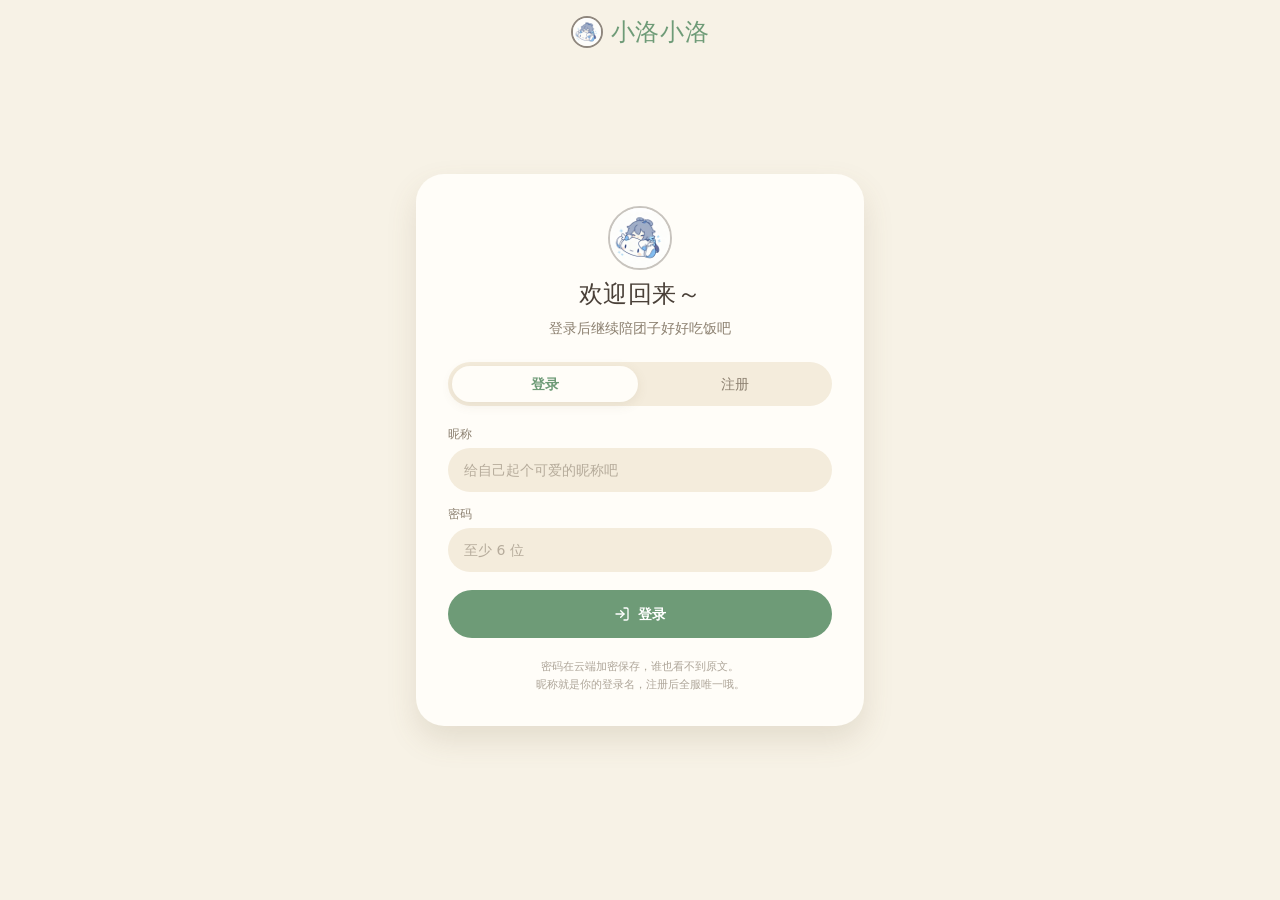
<file: projects/index.html>
<!doctype html>
<html lang="zh-CN">
  <head>
    <meta charset="UTF-8" />
    <meta name="viewport" content="width=device-width, initial-scale=1.0" />
    <title>小洛小洛 · 原型预览</title>
    <style>
      body {
        margin: 0;
        min-height: 100vh;
        display: flex;
        align-items: center;
        justify-content: center;
        background: #faf4e8;
        color: #4a4038;
        font-family: "Noto Sans SC", system-ui, -apple-system, sans-serif;
      }
      .card {
        text-align: center;
        padding: 32px 40px;
        background: #fffdf8;
        border-radius: 20px;
        box-shadow: 0 14px 30px rgba(122, 98, 70, 0.15);
      }
      a {
        color: #6e9b77;
        font-weight: 600;
        text-decoration: none;
      }
    </style>
  </head>
  <body>
    <div class="card">
      <p>正在进入「小洛小洛」…</p>
      <p>
        <a href="login.html">去登录/注册</a>
        &nbsp;·&nbsp;
        <a href="home.html">直接进首页</a>
      </p>
    </div>

    <!-- 先加载 Supabase SDK 和共享逻辑，再根据登录状态分流：
         已登录 -> home.html；没登录 -> login.html -->
    <script src="js/vendor/supabase.js"></script>
    <script src="js/app.js?v=13"></script>
    <script>
      window.addEventListener('DOMContentLoaded', async function () {
        // 数据库没配置好（js/app.js 第 1 部分没填），直接送去登录页看提示
        if (!window.FanFan || !FanFan.isConfigured || !window.supabase) {
          window.location.replace('login.html?notice=config');
          return;
        }
        try {
          const { data } = await FanFan.db.auth.getUser();
          window.location.replace(data && data.user ? 'home.html' : 'login.html');
        } catch (e) {
          window.location.replace('login.html');
        }
      });
    </script>
  </body>
</html>
</file>
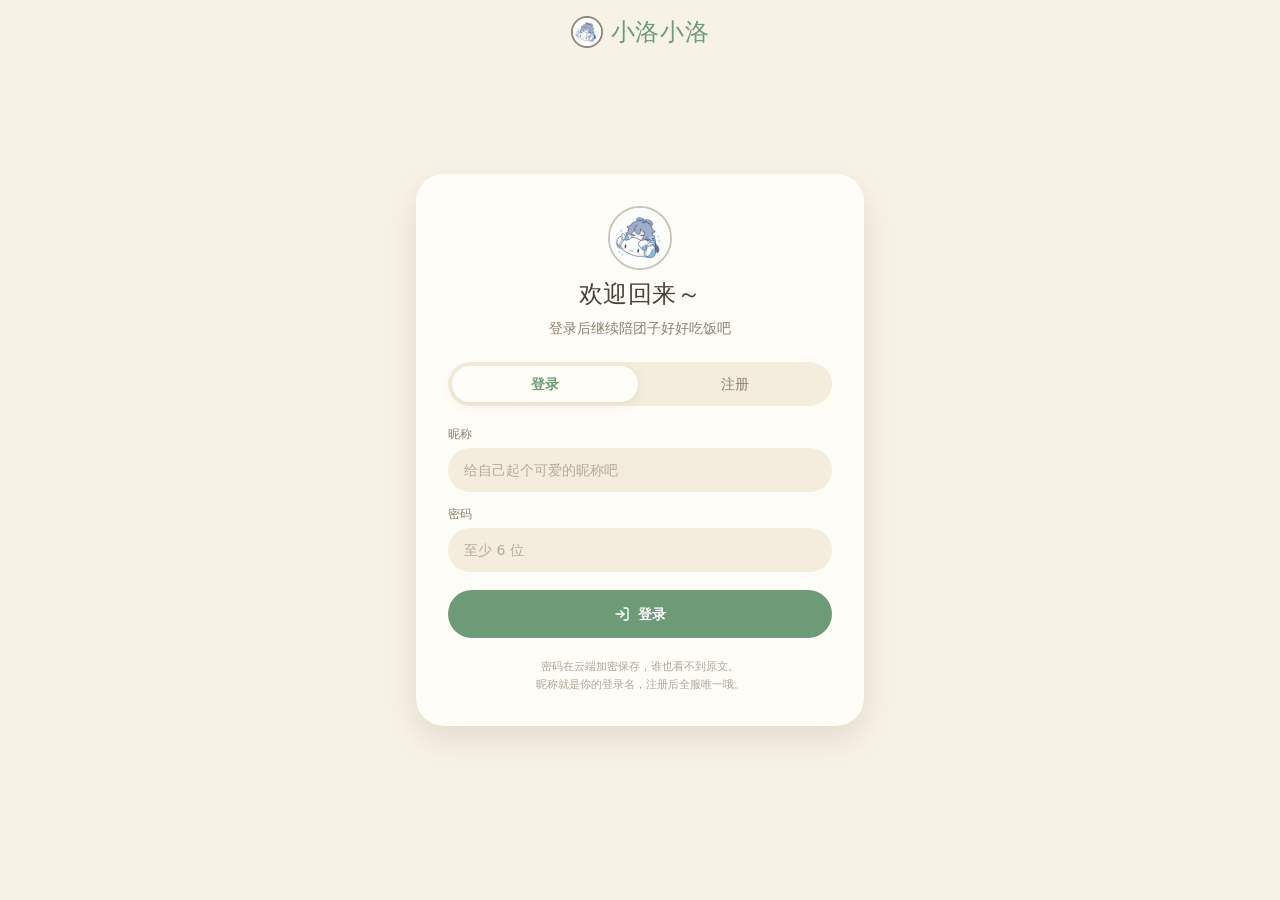
<file: projects/chat.html>
<!DOCTYPE html>
<html lang="zh-CN">

<head>
  <meta charset="utf-8" />
  <meta name="viewport" content="width=device-width, initial-scale=1.0" />
  <title>陪伴聊天 · 小洛小洛</title>
  <link rel="icon" href="image/avatar.jpg" />

  <!-- 字体：标题用圆润展示体 ZCOOL KuaiLe，正文用 Noto Sans SC（CN 代理） -->
  



  

  <!-- Supabase JS SDK（本地文件）+ 共享账号/数据库逻辑，必须先于页面脚本加载 -->



  <link rel="stylesheet" href="styles/tailwind.css" />

  <!-- 图片兜底 -->
  <script>
    document.addEventListener('error', function (e) {
      const img = e.target;
      if (img.tagName !== 'IMG' || img.dataset.fallback) return;
      img.dataset.fallback = '1';
      const esc = s => s.replace(/&/g, '&amp;').replace(/</g, '&lt;').replace(/>/g, '&gt;');
      const cat = img.getAttribute('data-category') || '其他';
      const alt = img.getAttribute('alt') || '';
      const label = esc(alt.length > 8 ? alt.slice(0, 8) + '…' : alt);
      const icons = { '人物': '👤', '自然风景': '🏞', '动物': '🐾', '建筑城市': '🏙', '运动体育': '⚽', '交通工具': '🚗', '食物': '🍽', '服饰时尚': '👗', '商业科技': '💼', '游戏娱乐': '🎮', '艺术': '🎨', '其他': '🖼' };
      const icon = icons[cat] || '🖼';
      const w = img.width || 400, h = img.height || 300;
      const svg = `<svg xmlns="http://www.w3.org/2000/svg" width="${w}" height="${h}"><rect width="100%" height="100%" fill="%23f3f4f6"/><text x="50%" y="45%" text-anchor="middle" font-size="${Math.min(w, h) * 0.18}" dominant-baseline="central">${icon}</text><text x="50%" y="68%" text-anchor="middle" font-size="${Math.min(w, h) * 0.07}" fill="%239ca3af" font-family="system-ui,sans-serif" dominant-baseline="central">${label}</text></svg>`;
      img.src = 'data:image/svg+xml,' + svg;
    }, true);
  </script>
</head>

<body class="bg-background text-on-surface font-sans min-h-screen">

  <!-- @nav:start 导航组件（顶部导航，四个一级页面；子 Agent 按当前页设置激活态 aria-current="page"） -->
  <header class="bg-surface/85 backdrop-blur sticky top-0 z-40 border-b border-outline-variant/30">
    <div class="max-w-4xl mx-auto h-16 px-4 flex items-center justify-between">
      <a href="home.html" class="flex items-center gap-2 shrink-0">
        <!-- 手绘饭团小精灵 Logo -->
        <span class="w-8 h-8 rounded-full border-2 border-on-surface/50 overflow-hidden block shrink-0"><img src="image/avatar.jpg" class="w-full h-full object-cover" alt="小洛头像" draggable="false"/></span>
        <span class="hidden sm:inline font-display text-2xl text-primary tracking-wide">小洛小洛</span>
      </a>
      <nav class="hidden sm:flex items-center gap-1">
        <a href="home.html" class="flex items-center gap-1.5 px-3 py-2 rounded-full text-sm font-medium text-on-surface-variant hover:text-primary hover:bg-primary-container/50 transition-colors">
          <i data-lucide="home" class="w-4 h-4"></i>首页
        </a>
        <a href="stats.html" class="flex items-center gap-1.5 px-3 py-2 rounded-full text-sm font-medium text-on-surface-variant hover:text-primary hover:bg-primary-container/50 transition-colors">
          <i data-lucide="trending-up" class="w-4 h-4"></i>成长
        </a>
        <a href="diary.html" class="flex items-center gap-1.5 px-3 py-2 rounded-full text-sm font-medium text-on-surface-variant hover:text-primary hover:bg-primary-container/50 transition-colors">
          <i data-lucide="book-open" class="w-4 h-4"></i>日记
        </a>
        <a href="chat.html" aria-current="page" class="flex items-center gap-1.5 px-3 py-2 rounded-full text-sm font-medium text-primary bg-primary-container/60 transition-colors">
          <i data-lucide="message-circle" class="w-4 h-4"></i>陪伴
        </a>
      </nav>
      <!-- 当前登录用户的昵称 + 退出按钮（js/app.js 自动填充） -->
      <div id="user-area" class="flex items-center gap-1 shrink-0"></div>
    </div>
  </header>
  <!-- @nav:end 导航组件 -->

  <!-- @main-content:start -->
  <main class="max-w-4xl mx-auto px-4 py-6">

    <!-- 聊天大卡片：承载整个对话，高度约一屏 -->
    <section id="chat-card" class="bg-surface rounded-2xl shadow-card flex flex-col overflow-hidden"
             style="height: calc(100vh - 7.5rem); min-height: 560px;">

      <!-- 1) 顶部栏：团子头像 + 名字 + 在线状态 -->
      <div id="chat-header" class="flex items-center gap-3 px-5 py-3.5 border-b border-outline-variant/20 shrink-0">
        <!-- 手绘饭团小精灵头像（内嵌 SVG，幼年形态） -->
        <div class="w-11 h-11 rounded-full bg-primary-container/60 flex items-center justify-center shrink-0"><img src="image/avatar.jpg" class="w-full h-full object-cover" alt="小洛头像" draggable="false"/></div>
        <div class="flex flex-col gap-0.5 min-w-0">
          <div class="flex items-center gap-2">
            <span id="chat-pet-name" class="font-display text-xl text-on-surface leading-none">小小洛</span>
            <span class="inline-flex items-center gap-1 px-1.5 py-0.5 rounded-sm text-[11px] font-medium bg-accent-container text-accent">
              <i data-lucide="sparkles" class="w-3 h-3"></i><span id="chat-stage">小小洛</span>
            </span>
          </div>
          <span class="text-xs text-on-surface-variant inline-flex items-center gap-1">
            <span class="w-1.5 h-1.5 rounded-full bg-success inline-block"></span>
            一直陪着<span id="owner-nickname">你</span>
          </span>
        </div>
        <div class="ml-auto flex items-center gap-1">
          <button id="btn-chat-more" type="button"
                  class="w-9 h-9 rounded-full flex items-center justify-center text-on-surface-variant hover:bg-surface-container transition-colors"
                  aria-label="更多">
            <i data-lucide="ellipsis" class="w-5 h-5"></i>
          </button>
        </div>
      </div>

      <!-- 2) 消息区：气泡流 -->
      <div id="chat-messages" class="flex-1 overflow-y-auto px-5 py-5 flex flex-col gap-4 bg-surface-container-lowest/40">

        <!-- 消息-宠物：正在输入（流式回复占位，三点跳动，发消息时才显示） -->
        <div id="typing-indicator" class="flex items-end gap-2.5 max-w-[80%]" style="display:none">
          <div class="w-8 h-8 rounded-full bg-primary-container/60 flex items-center justify-center shrink-0 overflow-hidden"><img src="image/avatar.jpg" class="rounded-full w-full h-full object-cover" alt="小洛头像" draggable="false"/></div>
          <div class="bg-surface-container rounded-2xl rounded-bl-md px-4 py-3 shadow-card flex items-center gap-1.5">
            <span class="typing-dot"></span>
            <span class="typing-dot"></span>
            <span class="typing-dot"></span>
          </div>
        </div>

      </div>

      <!-- 3) 底部输入区 -->
      <div id="chat-input-area" class="shrink-0 px-5 pt-3 pb-4 border-t border-outline-variant/20 bg-surface">

        <!-- 快捷问题胶囊 -->
        <div id="quick-questions" class="flex flex-wrap gap-2 mb-3">
          <button type="button" data-quick="我今天吃得好吗？"
                  class="quick-chip inline-flex items-center gap-1.5 px-3 py-1.5 rounded-full bg-accent-container/70 text-accent text-xs font-medium hover:bg-accent-container active:scale-[0.97] transition-all">
            <i data-lucide="salad" class="w-3.5 h-3.5"></i>我今天吃得好吗？
          </button>
          <button type="button" data-quick="讲句话鼓励我"
                  class="quick-chip inline-flex items-center gap-1.5 px-3 py-1.5 rounded-full bg-primary-container/70 text-primary text-xs font-medium hover:bg-primary-container active:scale-[0.97] transition-all">
            <i data-lucide="heart" class="w-3.5 h-3.5"></i>讲句话鼓励我
          </button>
          <button type="button" data-quick="晚饭吃什么好？"
                  class="quick-chip inline-flex items-center gap-1.5 px-3 py-1.5 rounded-full bg-surface-container-high text-on-surface-variant text-xs font-medium hover:bg-surface-container-highest active:scale-[0.97] transition-all">
            <i data-lucide="utensils" class="w-3.5 h-3.5"></i>晚饭吃什么好？
          </button>
        </div>

        <!-- 输入框 + 发送按钮 -->
        <div class="flex items-center gap-2">
          <input id="chat-input" type="text" maxlength="100"
                 placeholder="和它说点什么…"
                 class="flex-1 bg-surface-container border-none rounded-full px-5 py-3 text-sm text-on-surface placeholder:text-on-surface-variant/60 focus:outline-none focus:ring-2 focus:ring-primary/30 transition-colors" />
          <button id="btn-send" type="button"
                  class="w-11 h-11 rounded-full bg-primary text-on-primary flex items-center justify-center shrink-0 hover:opacity-90 active:scale-95 transition-all disabled:opacity-40 disabled:cursor-not-allowed"
                  aria-label="发送" disabled>
            <i data-lucide="send-horizontal" class="w-5 h-5"></i>
          </button>
        </div>
        <p class="text-[11px] text-on-surface-variant/70 mt-2 text-center">回复由 AI 生成，它会记得你最近吃了什么～</p>
      </div>

    </section>

  </main>
  <!-- @main-content:end -->

    <script src="js/vendor/jquery-3.7.1.min.js"></script>
  <script src="js/vendor/lucide-1.11.0.min.js"></script>
  <script src="js/vendor/supabase.js"></script>
  <script src="js/app.js?v=13"></script>
<script>
    $(async function () {
      // ========== 门卫：没登录会被送去 login.html ==========
      const user = await FanFan.requireLogin();
      if (!user) return;
      FanFan.injectNavUser(user);

      // 顶栏：主人昵称 + 小洛名字与阶段
      const nickname = (user.user_metadata && user.user_metadata.nickname) || '你';
      $('#owner-nickname').text(nickname);
      const myMeals = (user.user_metadata && user.user_metadata.total_meals) || 0;
      const myStage = FanFan.STAGES[FanFan.stageForMeals(myMeals)];
      $('#chat-pet-name').text(myStage.name);
      $('#chat-stage').text(myStage.name);

      const $messages = $('#chat-messages');
      const $input = $('#chat-input');
      const $send = $('#btn-send');
      const $typing = $('#typing-indicator');
      $typing.hide();

      let sending = false;  // 防止连发
      let aiHistory = [];   // 给 AI 的最近对话 [{role:'user'|'assistant', content}]

      function scrollToBottom() { $messages.scrollTop($messages[0].scrollHeight); }
      function pad2(n) { return String(n).padStart(2, '0'); }
      function nowTime(d) { d = d || new Date(); return pad2(d.getHours()) + ':' + pad2(d.getMinutes()); }

      // 小洛头像（所有气泡复用）
      const PET_FACE =
        '<div class="w-8 h-8 rounded-full bg-primary-container/60 flex items-center justify-center shrink-0 overflow-hidden">' +
          '<img src="image/avatar.jpg" class="rounded-full w-full h-full object-cover" alt="" draggable="false"/>' +
        '</div>';

      // 追加用户消息（右侧绿色气泡）；time 不传就用现在
      function appendUser(text, time) {
        const html =
          '<div class="flex items-end justify-end gap-2.5 max-w-[80%] ml-auto">' +
            '<div class="flex flex-col gap-1 items-end">' +
              '<div class="bg-primary text-on-primary rounded-2xl rounded-br-md px-4 py-2.5 text-sm leading-relaxed shadow-card msg-text"></div>' +
              '<span class="text-xs text-on-surface-variant pr-1">' + (time || nowTime()) + '</span>' +
            '</div>' +
          '</div>';
        const $node = $(html);
        $node.find('.msg-text').text(text); // text() 防止内容被当 HTML 执行
        $typing.before($node);
        scrollToBottom();
      }

      // 追加小洛消息气泡（内容留空），返回内容节点供流式打字更新
      function appendPetStream() {
        const html =
          '<div class="flex items-end gap-2.5 max-w-[85%]">' +
            PET_FACE +
            '<div class="flex flex-col gap-1">' +
              '<div class="bg-surface-container text-on-surface rounded-2xl rounded-bl-md px-4 py-2.5 text-sm leading-relaxed shadow-card msg-text"></div>' +
              '<span class="text-xs text-on-surface-variant pl-1"></span>' +
            '</div>' +
          '</div>';
        const $node = $(html);
        $typing.before($node);
        return $node.find('.msg-text');
      }

      // 直接追加完整的小洛消息
      function appendPet(text, time) {
        const $c = appendPetStream();
        $c.text(text);
        $c.siblings('span').last().text(time || nowTime());
        scrollToBottom();
      }

      // 没配 AI Key 时的本地兜底回复（关键词版）
      function petReply(text) {
        const t = text;
        if (t.indexOf('鼓励') !== -1) return '你今天也超努力的！好好吃饭，就是最棒的事～';
        if (t.indexOf('晚饭') !== -1 || t.indexOf('晚餐') !== -1) return '晚饭想吃热乎的吗？来碗蔬菜乌冬面怎么样，暖呼呼的～';
        if (t.indexOf('吃') !== -1) return '嗯嗯，吃饭是头等大事！你吃了我就开心～';
        return '嗯嗯，我在听呢～';
      }

      // ========== 加载云端聊天记录 ==========
      try {
        const rows = await FanFan.getChatHistory(50);
        rows.forEach(function (r) {
          const t = nowTime(new Date(r.created_at));
          if (r.role === 'user') appendUser(r.content, t);
          else appendPet(r.content, t);
          aiHistory.push({ role: r.role === 'user' ? 'user' : 'assistant', content: r.content });
        });
      } catch (e) {
        console.warn('聊天记录加载失败（还没跑 chat-setup.sql 的话会这样）:', e.message);
      }
      if (!aiHistory.length) appendPet('你回来啦～今天过得怎么样呀？'); // 欢迎语只展示不存库
      scrollToBottom();

      // ========== 发送消息：存库 -> AI 流式回复 -> 存库 ==========
      async function sendMessage(raw) {
        const text = (raw || '').trim();
        if (!text || sending) return;
        sending = true;
        $send.prop('disabled', true);

        appendUser(text);
        $input.val(''); // 发送后清空输入框
        $send.prop('disabled', true);
        aiHistory.push({ role: 'user', content: text });
        // 主人的话先存库（失败只打日志，不挡聊天）
        FanFan.saveChat('user', text).catch(function (e) { console.warn('保存失败:', e.message); });

        const $content = appendPetStream();
        $typing.show();
        scrollToBottom();

        let full = '';
        if (!FanFan.isAiConfigured) {
          // 没配 Key：本地兜底
          await new Promise(function (r) { setTimeout(r, 1200); });
          full = petReply(text);
          $content.text(full);
        } else {
          try {
            const sys = await FanFan.buildPetSystemPrompt();
            const msgs = [{ role: 'system', content: sys }].concat(aiHistory.slice(-12));
            let started = false;
            full = await FanFan.aiStream(msgs, function (delta) {
              if (!started) { $typing.hide(); started = true; } // 第一个字到达就撤下"正在输入"
              $content.text($content.text() + delta);
              scrollToBottom();
            });
            if (!full) { full = '（今天有点语塞呀…再说一遍好不好？）'; $content.text(full); }
            FanFan.saveChat('pet', full).catch(function (e) { console.warn('回复保存失败:', e.message); });
            aiHistory.push({ role: 'assistant', content: full });
          } catch (e) {
            console.warn('AI 调用失败:', e);
            $typing.hide();
            full = '呜…网络开小差了，等下再和我说说话好不好？';
            $content.text(full);
          }
        }
        $content.siblings('span').last().text(nowTime());
        $typing.hide();
        scrollToBottom();
        sending = false;
        $send.prop('disabled', !$input.val().trim());
      }

      // 输入框：有内容才启用发送
      $input.on('input', function () {
        $send.prop('disabled', !$(this).val().trim() || sending);
      });

      // 回车 / 点击发送
      $input.on('keydown', function (e) {
        if (e.key === 'Enter' && !$send.prop('disabled')) {
          e.preventDefault();
          sendMessage($input.val());
        }
      });
      $send.on('click', function () { sendMessage($input.val()); });

      // 快捷提问胶囊：直接问 AI
      $('#quick-questions').on('click', '.quick-chip', function () {
        const q = $(this).data('quick');
        const $chip = $(this);
        $chip.addClass('ring-2 ring-primary/30');
        setTimeout(function () { $chip.removeClass('ring-2 ring-primary/30'); }, 400);
        $input.val(q);
        $send.prop('disabled', false);
        sendMessage(q);
      });

      $('#btn-chat-more').on('click', function () {
        console.log('聊天更多菜单：清空记录 / 导出对话 / 提醒设置');
      });
    });
  </script>

  <script>lucide.createIcons();</script>
</body>

</html>
</file>
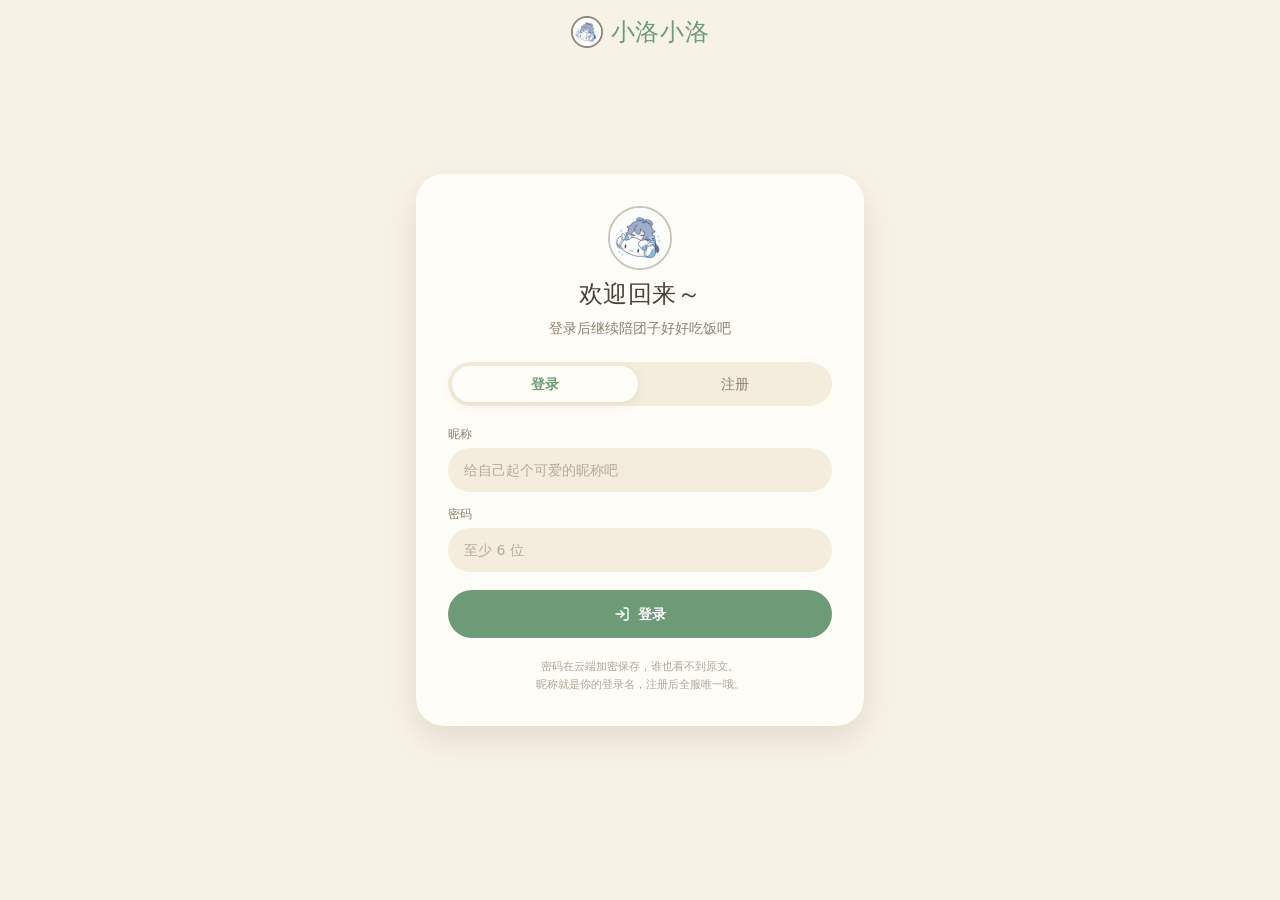
<file: projects/diary.html>
<!DOCTYPE html>
<html lang="zh-CN">

<head>
  <meta charset="utf-8" />
  <meta name="viewport" content="width=device-width, initial-scale=1.0" />
  <title>吃饭日记 · 小洛小洛</title>
  <link rel="icon" href="image/avatar.jpg" />

  <!-- 字体：标题用圆润展示体 ZCOOL KuaiLe，正文用 Noto Sans SC（CN 代理） -->
  



  

  <!-- Supabase JS SDK（本地文件）+ 共享账号/数据库逻辑，必须先于页面脚本加载 -->



  <link rel="stylesheet" href="styles/tailwind.css" />

  <!-- 图片兜底 -->
  <script>
    document.addEventListener('error', function (e) {
      const img = e.target;
      if (img.tagName !== 'IMG' || img.dataset.fallback) return;
      img.dataset.fallback = '1';
      const esc = s => s.replace(/&/g, '&amp;').replace(/</g, '&lt;').replace(/>/g, '&gt;');
      const cat = img.getAttribute('data-category') || '其他';
      const alt = img.getAttribute('alt') || '';
      const label = esc(alt.length > 8 ? alt.slice(0, 8) + '…' : alt);
      const icons = { '人物': '👤', '自然风景': '🏞', '动物': '🐾', '建筑城市': '🏙', '运动体育': '⚽', '交通工具': '🚗', '食物': '🍽', '服饰时尚': '👗', '商业科技': '💼', '游戏娱乐': '🎮', '艺术': '🎨', '其他': '🖼' };
      const icon = icons[cat] || '🖼';
      const w = img.width || 400, h = img.height || 400;
      const svg = `<svg xmlns="http://www.w3.org/2000/svg" width="${w}" height="${h}"><rect width="100%" height="100%" fill="%23f3f4f6"/><text x="50%" y="45%" text-anchor="middle" font-size="${Math.min(w, h) * 0.18}" dominant-baseline="central">${icon}</text><text x="50%" y="68%" text-anchor="middle" font-size="${Math.min(w, h) * 0.07}" fill="%239ca3af" font-family="system-ui,sans-serif" dominant-baseline="central">${label}</text></svg>`;
      img.src = 'data:image/svg+xml,' + svg;
    }, true);
  </script>
</head>

<body class="bg-background text-on-surface font-sans min-h-screen">

  <!-- @nav:start 导航组件（顶部导航，四个一级页面；子 Agent 按当前页设置激活态 aria-current="page"） -->
  <header class="bg-surface/85 backdrop-blur sticky top-0 z-40 border-b border-outline-variant/30">
    <div class="max-w-4xl mx-auto h-16 px-4 flex items-center justify-between">
      <a href="home.html" class="flex items-center gap-2 shrink-0">
        <!-- 手绘饭团小精灵 Logo -->
        <span class="w-8 h-8 rounded-full border-2 border-on-surface/50 overflow-hidden block shrink-0"><img src="image/avatar.jpg" class="w-full h-full object-cover" alt="小洛头像" draggable="false"/></span>
        <span class="hidden sm:inline font-display text-2xl text-primary tracking-wide">小洛小洛</span>
      </a>
      <nav class="hidden sm:flex items-center gap-1">
        <a href="home.html" class="flex items-center gap-1.5 px-3 py-2 rounded-full text-sm font-medium text-on-surface-variant hover:text-primary hover:bg-primary-container/50 transition-colors">
          <i data-lucide="home" class="w-4 h-4"></i>首页
        </a>
        <a href="stats.html" class="flex items-center gap-1.5 px-3 py-2 rounded-full text-sm font-medium text-on-surface-variant hover:text-primary hover:bg-primary-container/50 transition-colors">
          <i data-lucide="trending-up" class="w-4 h-4"></i>成长
        </a>
        <a href="diary.html" aria-current="page" class="flex items-center gap-1.5 px-3 py-2 rounded-full text-sm font-medium text-primary bg-primary-container/60 transition-colors">
          <i data-lucide="book-open" class="w-4 h-4"></i>日记
        </a>
        <a href="chat.html" class="flex items-center gap-1.5 px-3 py-2 rounded-full text-sm font-medium text-on-surface-variant hover:text-primary hover:bg-primary-container/50 transition-colors">
          <i data-lucide="message-circle" class="w-4 h-4"></i>陪伴
        </a>
      </nav>
      <!-- 当前登录用户的昵称 + 退出按钮（js/app.js 自动填充） -->
      <div id="user-area" class="flex items-center gap-1 shrink-0"></div>
    </div>
  </header>
  <!-- @nav:end 导航组件 -->

  <!-- @main-content:start -->
  <main class="max-w-4xl mx-auto px-4 py-8">

    <!-- 页头：标题 + 副标题 -->
    <section id="diary-header" class="flex flex-wrap items-end justify-between gap-4">
      <div class="flex flex-col gap-1">
        <h1 class="font-display text-2xl text-on-surface tracking-wide">吃饭日记</h1>
        <p class="text-sm text-on-surface-variant">每一顿好好吃饭，都陪着它长大</p>
      </div>
      <!-- 本周统计小条 -->
      <div id="week-stats" class="flex items-center gap-4 bg-surface rounded-full shadow-card px-4 py-2">
        <span class="flex items-center gap-1.5 text-sm text-on-surface-variant">
          <i data-lucide="calendar-heart" class="w-4 h-4 text-primary"></i>
          本周已记录
          <strong id="week-meal-count" class="text-sm font-semibold text-primary">8</strong>
          餐
        </span>
        <span class="w-px h-4 bg-outline-variant/60" aria-hidden="true"></span>
        <span class="flex items-center gap-1.5 text-sm text-on-surface-variant">
          <i data-lucide="flame" class="w-4 h-4 text-accent"></i>
          连续好好吃饭
          <strong id="streak-days" class="text-sm font-semibold text-accent">3</strong>
          天
        </span>
      </div>
    </section>

    <!-- 时间线：左侧柔和竖线 -->
    <section id="diary-timeline" class="relative mt-8 pl-8">
      <!-- 竖向时间线（柔和米褐，ghost 线） -->
      <span class="absolute left-[11px] top-2 bottom-2 w-0.5 bg-outline-variant/70 rounded-full" aria-hidden="true"></span>

      <!-- 喂养记录：由页面底部脚本从云端读取后按天分组渲染到这里 -->
      <div id="diary-list" class="flex flex-col gap-10"></div>

      <!-- 还没有任何记录时的空状态 -->
      <div id="diary-empty" class="relative -ml-8 mt-6" style="display:none">
        <div class="ml-8 bg-surface rounded-lg shadow-card p-8 text-center">
          <p class="font-display text-lg text-on-surface">还没有吃饭记录哦</p>
          <p class="text-sm text-on-surface-variant mt-1.5">去喂第一顿饭吧，它等着你呢～</p>
          <a href="home.html" class="mt-4 inline-flex items-center gap-1.5 bg-primary text-on-primary px-5 py-2.5 rounded-full text-sm font-medium hover:opacity-90 transition-opacity">
            <i data-lucide="utensils" class="w-4 h-4"></i>去喂饭
          </a>
        </div>
      </div>

      <!-- 时间线底部温柔收尾 -->
      <div class="relative -ml-8 mt-8 flex items-center gap-3">
        <span class="z-10 w-6 h-6 rounded-full bg-surface-container flex items-center justify-center shrink-0">
          <i data-lucide="heart" class="w-3.5 h-3.5 text-sakura"></i>
        </span>
        <p class="text-sm text-on-surface-variant">更早的故事，从你喂下第一口饭开始慢慢书写……</p>
      </div>
    </section>

  </main>
  <!-- @main-content:end -->

    <script src="js/vendor/jquery-3.7.1.min.js"></script>
  <script src="js/vendor/lucide-1.11.0.min.js"></script>
  <script src="js/vendor/supabase.js"></script>
  <script src="js/app.js?v=13"></script>
<script>
    $(async function () {
      // ========== 门卫：没登录会被送去 login.html ==========
      const user = await FanFan.requireLogin();
      if (!user) return;
      FanFan.injectNavUser(user);

      const $list = $('#diary-list');

      // 每一餐的图标和配色（按餐次区分，与原型视觉保持一致）
      const MEAL_STYLE = {
        '早餐': { icon: 'coffee',    circle: 'bg-primary-container',      iconColor: 'text-primary',              badge: 'bg-primary-container/70 text-primary' },
        '午餐': { icon: 'utensils',  circle: 'bg-accent-container',       iconColor: 'text-accent',               badge: 'bg-accent-container/70 text-accent' },
        '晚餐': { icon: 'moon',      circle: 'bg-sakura/30',              iconColor: 'text-[#C9786A]',            badge: 'bg-sakura/30 text-[#C9786A]' },
        '夜宵': { icon: 'moon-star', circle: 'bg-surface-container-high', iconColor: 'text-on-surface-variant',   badge: 'bg-surface-container-high text-on-surface-variant' }
      };

      const WEEK = ['周日', '周一', '周二', '周三', '周四', '周五', '周六'];

      // 日期分组的标题（今天/昨天/具体日期）
      function dayLabel(d) {
        const today = new Date(); today.setHours(0, 0, 0, 0);
        const that = new Date(d); that.setHours(0, 0, 0, 0);
        const diffDays = Math.round((today - that) / 86400000);
        const md = (d.getMonth() + 1) + '月' + d.getDate() + '日';
        if (diffDays === 0) return { title: '今天', sub: md + ' · ' + WEEK[d.getDay()], icon: 'sun' };
        if (diffDays === 1) return { title: '昨天', sub: md + ' · ' + WEEK[d.getDay()], icon: 'cloud-sun' };
        return { title: md, sub: '· ' + WEEK[d.getDay()], icon: 'moon-star' };
      }

      function pad2(n) { return String(n).padStart(2, '0'); }

      // 一条喂养记录的卡片
      function mealCardHtml(m) {
        const st = MEAL_STYLE[m.meal_type] || MEAL_STYLE['夜宵'];
        const d = new Date(m.created_at);
        // 成长值偏低（<10）时用灰色徽章：轻轻记录，不评判
        const growthCls = m.growth_gain < 10
          ? 'bg-surface-container-high text-on-surface-variant'
          : 'bg-primary-container/70 text-primary';
        return (
          '<article class="meal-card group bg-surface rounded-lg shadow-card p-4 flex items-center gap-4 hover:shadow-float transition-shadow" data-id="' + m.id + '">' +
            '<span class="w-10 h-10 rounded-full ' + st.circle + ' flex items-center justify-center shrink-0">' +
              '<i data-lucide="' + st.icon + '" class="w-5 h-5 ' + st.iconColor + '"></i>' +
            '</span>' +
            '<div class="flex-1 min-w-0 flex flex-col gap-0.5">' +
              '<div class="flex items-center gap-2">' +
                '<span class="inline-flex items-center px-2 py-0.5 rounded-full text-xs font-medium ' + st.badge + '">' + m.meal_type + '</span>' +
                '<span class="text-xs text-on-surface-variant">' + pad2(d.getHours()) + ':' + pad2(d.getMinutes()) + '</span>' +
              '</div>' +
              '<h3 class="text-base font-semibold text-on-surface truncate"></h3>' +
            '</div>' +
            '<span class="inline-flex items-center gap-1 px-2.5 py-1 rounded-full text-xs font-semibold shrink-0 ' + growthCls + '">' +
              '<i data-lucide="sprout" class="w-3.5 h-3.5"></i>+' + m.growth_gain + ' 成长值' +
            '</span>' +
          '</article>'
        );
      }

      // 进化里程碑卡片（吃满 5/20/50 餐那天出现）
      function milestoneHtml(stageName, meals, when) {
        return (
          '<article class="relative -ml-8 mb-10 milestone-card">' +
            '<span class="absolute left-[11px] -translate-x-1/2 top-6 z-10 w-6 h-6 rounded-full bg-accent flex items-center justify-center shadow-float shrink-0">' +
              '<i data-lucide="sparkles" class="w-3.5 h-3.5 text-white"></i>' +
            '</span>' +
            '<div class="ml-8 bg-accent-container rounded-lg shadow-card p-4 flex items-start gap-3">' +
              '<span class="w-10 h-10 rounded-full bg-surface/70 flex items-center justify-center shrink-0">' +
                '<i data-lucide="sparkle" class="w-5 h-5 text-accent"></i>' +
              '</span>' +
              '<div class="flex-1 flex flex-col gap-1">' +
                '<h3 class="font-display text-lg text-accent tracking-wide flex items-center gap-1.5">进化啦！<i data-lucide="sparkles" class="w-4 h-4 text-accent"></i></h3>' +
                '<p class="text-sm text-on-surface">它进化成了 <span class="font-semibold text-accent">『' + stageName + '』</span></p>' +
                '<p class="text-xs text-on-surface-variant">累计好好吃饭 ' + meals + ' 餐，解锁了新形态</p>' +
              '</div>' +
              '<span class="text-xs text-on-surface-variant shrink-0 pt-1">' + when + '</span>' +
            '</div>' +
          '</article>'
        );
      }

      // ========== 拉取云端记录并渲染 ==========
      try {
        const meals = await FanFan.getMyMeals(500);
        $('#week-meal-count').text(FanFan.weekMealCount(meals));
        $('#streak-days').text(FanFan.streakDays(meals));

        if (!meals.length) {
          $('#diary-empty').show();
          lucide.createIcons();
          return;
        }

        // 按吃的顺序给每餐编号，吃满阶段阈值的那餐就是"进化时刻"
        const asc = meals.slice().sort(function (a, b) { return new Date(a.created_at) - new Date(b.created_at); });
        const milestoneByDay = {}; // 日期 -> [ {stageName, meals} ]
        asc.forEach(function (m, i) {
          const cum = i + 1;
          const hit = FanFan.STAGES.find(function (s) { return s.needMeals === cum; });
          if (hit) {
            const key = new Date(m.created_at).toDateString();
            (milestoneByDay[key] = milestoneByDay[key] || []).push({ stageName: hit.name, meals: cum });
          }
        });

        // 按天分组（同一天内新的在前，与原型一致）
        const groups = {};
        meals.forEach(function (m) {
          const key = new Date(m.created_at).toDateString();
          (groups[key] = groups[key] || []).push(m);
        });
        const dayKeys = Object.keys(groups).sort(function (a, b) { return new Date(b) - new Date(a); });

        dayKeys.forEach(function (key) {
          const dayMeals = groups[key].sort(function (a, b) { return new Date(b.created_at) - new Date(a.created_at); });
          const label = dayLabel(new Date(key));
          let html = '<div class="timeline-group">';
          html += '<div class="relative flex items-center gap-3 -ml-8 mb-4">' +
                    '<span class="z-10 w-6 h-6 rounded-full bg-primary flex items-center justify-center shadow-card shrink-0">' +
                      '<i data-lucide="' + label.icon + '" class="w-3.5 h-3.5 text-on-primary"></i>' +
                    '</span>' +
                    '<h2 class="font-display text-lg text-on-surface tracking-wide">' + label.title +
                      ' <span class="text-on-surface-variant text-sm font-sans font-normal">' + label.sub + '</span></h2>' +
                  '</div>';
          html += '<div class="flex flex-col gap-3 mb-6">';
          dayMeals.forEach(function (m) { html += mealCardHtml(m); });
          html += '</div>';
          // 这一天跨过了进化阈值 -> 追加里程碑卡
          (milestoneByDay[key] || []).forEach(function (ms) {
            const when = new Date(key);
            html += milestoneHtml(ms.stageName, ms.meals, (when.getMonth() + 1) + '月' + when.getDate() + '日');
          });
          html += '</div>';
          const $group = $(html);
          // 食物名是用户输入的内容，用 text() 安全写入，防止 HTML 注入
          $group.find('.meal-card h3').each(function (i) {
            $(this).text(dayMeals[i].food_name);
          });
          $list.append($group);
        });

        $('#diary-timeline').on('click', '.meal-card', function () {
          console.log('查看用餐记录详情:', $(this).data('id'));
        });
      } catch (e) {
        $list.append('<p class="text-sm text-error -ml-8"></p>');
        $list.find('p').last().text('记录加载失败：' + (e.message || e));
      }

      lucide.createIcons();
    });
  </script>
</body>

</html>
</file>
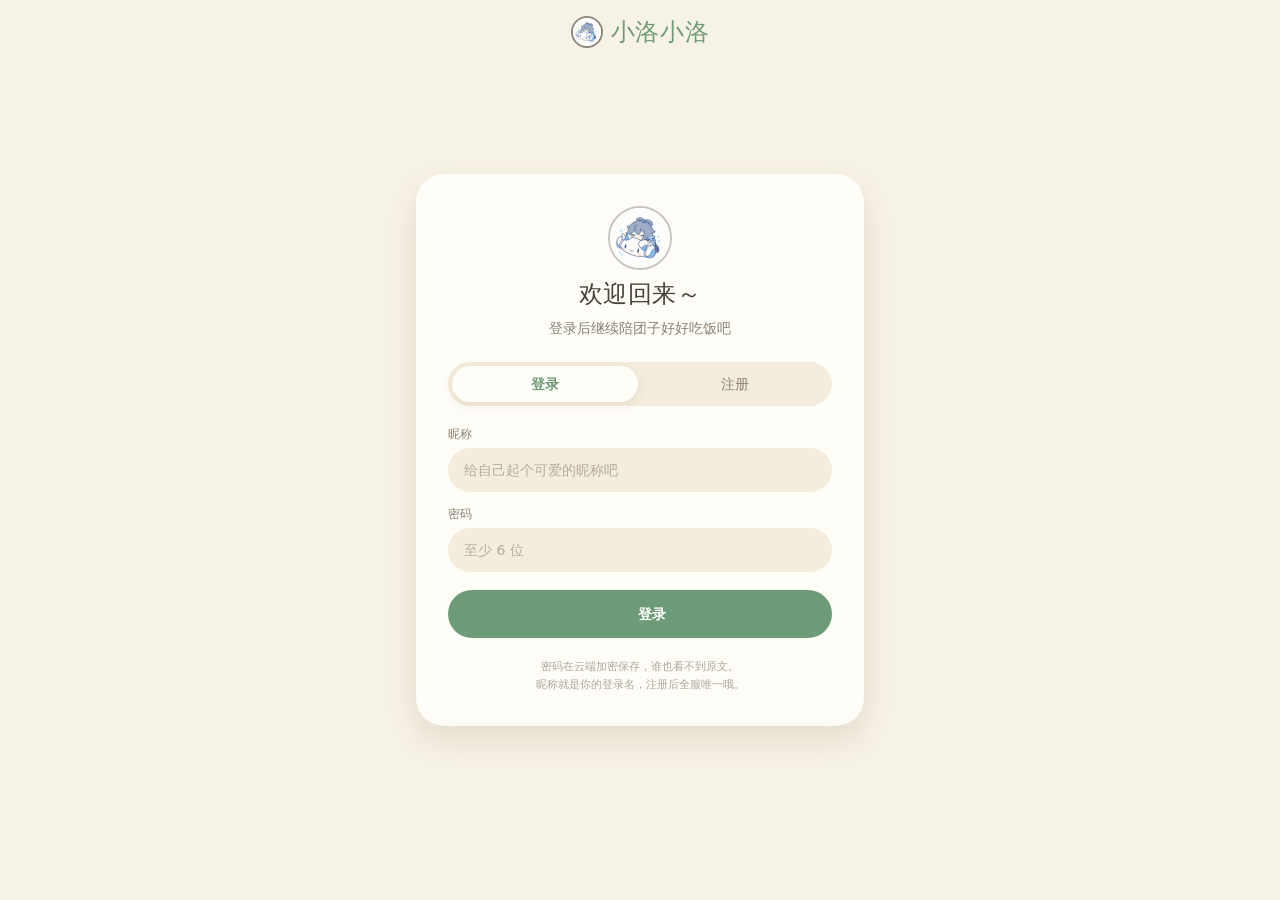
<file: projects/home.html>
<!DOCTYPE html>
<html lang="zh-CN">

<head>
  <meta charset="utf-8" />
  <meta name="viewport" content="width=device-width, initial-scale=1.0, viewport-fit=cover" />
  <title>小洛小洛 · 首页</title>
  <link rel="icon" href="image/avatar.jpg" />

  


  

  <!-- Supabase JS SDK（本地文件）+ 共享账号/数据库逻辑，必须先于页面脚本加载 -->



  <link rel="stylesheet" href="styles/tailwind.css" />

  <style>
    /* 团子微动效：呼吸浮动 + 开心跳跃 */
    @keyframes pet-float { 0%,100% { transform: translateY(0); } 50% { transform: translateY(-8px); } }
    @keyframes pet-breathe { 0%,100% { transform: scale(1); } 50% { transform: scale(1.03); } }
    @keyframes pet-hop {
      0%   { transform: translateY(0) scale(1,1); }
      30%  { transform: translateY(-22px) scale(0.96,1.05); }
      55%  { transform: translateY(0) scale(1.06,0.92); }
      75%  { transform: translateY(-8px) scale(0.99,1.02); }
      100% { transform: translateY(0) scale(1,1); }
    }
    .pet-float   { animation: pet-float 3.2s ease-in-out infinite; }
    .pet-breathe { animation: pet-breathe 3.2s ease-in-out infinite; transform-origin: 50% 90%; }
    .pet-hop     { animation: pet-hop 0.7s ease-in-out; }

    /* 气泡轻晃 */
    @keyframes bubble-sway { 0%,100% { transform: rotate(-1deg); } 50% { transform: rotate(1.5deg); } }
    .bubble-sway { animation: bubble-sway 4s ease-in-out infinite; transform-origin: 50% 100%; }

    /* 喂饭抽屉滑入滑出 */
    #feed-sheet { transition: transform .28s cubic-bezier(.34,1.3,.64,1); }
    #feed-backdrop { transition: opacity .25s ease; }
    #toast { transition: opacity .25s ease, transform .25s ease; }

    /* 手绘描边通用类（SVG 内用） */
    .sketch { stroke: #4A4038; stroke-width: 3; stroke-linecap: round; stroke-linejoin: round; }

    /* ===== 动态窗景：天空颜色与夜幕的平滑过渡 + 星星闪烁 ===== */
    #sky-pane { transition: fill 1.2s ease; }
    #light-beam { transition: fill 1.2s ease, opacity 1.2s ease; }
    #night-overlay { transition: opacity 1.5s ease; }
    @keyframes star-twinkle { 0%,100% { opacity: .3; } 50% { opacity: 1; } }
    .star { animation: star-twinkle 2.6s ease-in-out infinite; }

    /* ===== 场景切换：背景图与手绘小窝淡入淡出 ===== */
    #scene-bg, #scene-svg { transition: opacity .4s ease; }
    #scene-night { transition: opacity 1.5s ease; }
  </style>
</head>

<body class="bg-background text-on-surface font-sans h-screen flex flex-col overflow-hidden select-none">

  <!-- ===== 顶部条：头像 + 昵称 + 阶段徽章（参照 小suki 顶栏） ===== -->
  <header class="shrink-0 h-14 px-3 flex items-center gap-2 z-20">
    <!-- 左侧：团子头像 + 主人昵称 -->
    <div class="flex items-center gap-1.5 shrink-0">
      <span class="w-9 h-9 rounded-full bg-white border-[2.5px] border-on-surface/60 overflow-hidden shrink-0"><img src="image/avatar.jpg" class="w-full h-full object-cover" alt="小洛头像" draggable="false"/></span>
      <span id="header-nickname" class="px-3 py-1 rounded-full bg-white/85 border-2 border-on-surface/50 text-sm font-bold text-on-surface">…</span>
    </div>
    <!-- 右侧：阶段徽章 + 退出（injectNavUser 填充） -->
    <div class="ml-auto flex items-center gap-1.5">
      <span class="inline-flex items-center gap-1 px-2.5 py-1 rounded-full bg-white/80 border-2 border-on-surface/60 text-xs font-semibold text-on-surface">
        <svg class="w-3.5 h-3.5" viewBox="0 0 16 16" fill="none"><path d="M8 2c2 3 2 7 0 10-2-3-2-7 0-10Z" fill="#F2BFB8"/></svg>
        <span id="stage-label">小小洛</span>
      </span>
      <div id="user-area" class="flex items-center gap-1 shrink-0"></div>
    </div>
  </header>

  <!-- ===== 中间：手绘小窝场景 ===== -->
  <main class="flex-1 min-h-0 px-2 pb-1 flex">
    <div class="relative mx-auto w-full max-w-[440px] rounded-[30px] border-[3px] border-on-surface/50 overflow-hidden shadow-float bg-floor">
      <!-- 场景背景图层（旅行到公园/海边等时显示；小窝时隐藏） -->
      <img id="scene-bg" src="" alt="" class="absolute inset-0 w-full h-full object-cover pointer-events-none" style="opacity:0" draggable="false"/>

      <!-- 场景 SVG：奶油墙 + 淡蓝地板 + 手绘家具（小窝专属） -->
      <svg id="scene-svg" class="absolute inset-0 w-full h-full" viewBox="0 0 440 720" preserveAspectRatio="xMidYMid slice" fill="none" xmlns="http://www.w3.org/2000/svg" aria-hidden="true">
        <defs>
          <!-- 窗户玻璃的裁剪区：太阳/月亮/星星/云都限制在玻璃范围内 -->
          <clipPath id="pane-clip"><rect x="318" y="94" width="98" height="130" rx="6"/></clipPath>
        </defs>
        <!-- 墙面（奶油）与地板（淡蓝） -->
        <rect x="0" y="0" width="440" height="440" fill="#F7F2E6"/>
        <rect x="0" y="440" width="440" height="280" fill="#D9E9F3"/>
        <line x1="0" y1="440" x2="440" y2="440" stroke="#4A4038" stroke-opacity="0.35" stroke-width="2.5"/>

        <!-- 墙面踢脚线 -->
        <rect x="0" y="428" width="440" height="12" fill="#EFE7D4"/>
        <line x1="0" y1="428" x2="440" y2="428" stroke="#4A4038" stroke-opacity="0.3" stroke-width="2"/>

        <!-- 右侧窗户 + 窗帘（窗景随时间变化：白天/中午/傍晚/黑夜） -->
        <g>
          <rect x="308" y="84" width="118" height="150" rx="10" fill="#FFFFFF" class="sketch"/>
          <!-- 玻璃 = 天空底色，由 JS 按时段改色 -->
          <rect id="sky-pane" x="318" y="94" width="98" height="130" rx="6" fill="#A8D4EE"/>
          <!-- 玻璃内的景色：太阳 / 月亮星星 / 云（裁剪在玻璃内） -->
          <g clip-path="url(#pane-clip)">
            <!-- 清晨的太阳（低、柔和） -->
            <g id="sun-morning" style="display:none">
              <circle cx="342" cy="182" r="12" fill="#F7CE6B"/>
              <g stroke="#E8B84B" stroke-width="2.5" stroke-linecap="round">
                <path d="M342 164v-5M342 200v5M324 182h-5M360 182h5M329 169l-4-4M355 195l4 4M355 169l4-4M329 195l-4 4"/>
              </g>
            </g>
            <!-- 正午的太阳（高、明亮） -->
            <g id="sun-noon">
              <circle cx="367" cy="126" r="15" fill="#F5B840"/>
              <g stroke="#E8A93B" stroke-width="2.5" stroke-linecap="round">
                <path d="M367 104v-6M367 148v6M345 126h-6M389 126h6M351 110l-4-4M383 142l4 4M383 110l4-4M351 142l-4 4"/>
              </g>
            </g>
            <!-- 傍晚的落日（橙、贴近窗底） -->
            <g id="sun-evening" style="display:none">
              <circle cx="398" cy="194" r="12" fill="#EE9A4F"/>
              <g stroke="#E0873C" stroke-width="2.5" stroke-linecap="round">
                <path d="M398 176v-5M382 186l-4-3M414 186l4-3M386 202l-3 3M410 202l3 3"/>
              </g>
            </g>
            <!-- 黑夜的月亮和星星 -->
            <g id="sky-night" style="display:none">
              <circle cx="392" cy="128" r="13" fill="#F2ECD8"/>
              <circle cx="388" cy="124" r="3" fill="#D9D2BC"/>
              <circle cx="396" cy="133" r="2" fill="#D9D2BC"/>
              <circle class="star" cx="332" cy="112" r="1.8" fill="#FFFFFF"/>
              <circle class="star" style="animation-delay:-.9s" cx="352" cy="142" r="1.5" fill="#FFFFFF"/>
              <circle class="star" style="animation-delay:-1.7s" cx="382" cy="102" r="1.8" fill="#FFFFFF"/>
              <circle class="star" style="animation-delay:-.4s" cx="406" cy="152" r="1.5" fill="#FFFFFF"/>
              <circle class="star" style="animation-delay:-2.1s" cx="328" cy="172" r="1.6" fill="#FFFFFF"/>
              <circle class="star" style="animation-delay:-1.2s" cx="366" cy="168" r="1.4" fill="#FFFFFF"/>
            </g>
            <!-- 窗外小云（傍晚/黑夜会换颜色） -->
            <path id="sky-cloud" d="M336 122c-5 0-8-3-8-7s3-7 8-7c2-3 5-5 9-5 5 0 9 3 10 8 4 0 6 2 6 5s-3 6-7 6h-18Z" fill="#FFFFFF"/>
          </g>
          <!-- 窗棂（压在景色上面） -->
          <line x1="367" y1="94" x2="367" y2="224" stroke="#4A4038" stroke-width="2.5"/>
          <line x1="318" y1="159" x2="416" y2="159" stroke="#4A4038" stroke-width="2.5"/>
          <!-- 窗帘杆与窗帘 -->
          <line x1="298" y1="72" x2="436" y2="72" stroke="#4A4038" stroke-width="3"/>
          <circle cx="298" cy="72" r="3.5" fill="#4A4038"/><circle cx="436" cy="72" r="3.5" fill="#4A4038"/>
          <path d="M310 76c-6 40-8 90 2 132 8-10 14-60 10-132Z" fill="#FBF6EA" class="sketch"/>
          <path d="M424 76c6 40 8 90-2 132-8-10-14-60-10-132Z" fill="#FBF6EA" class="sketch"/>
        </g>

        <!-- 窗光斜照（颜色与强度随时段变化） -->
        <path id="light-beam" d="M320 250 L440 420 L440 300 L370 230 Z" fill="#FFFFFF" opacity="0.38"/>

        <!-- 墙上挂画两幅 -->
        <g>
          <rect x="70" y="140" width="56" height="70" rx="8" fill="#FFFFFF" class="sketch"/>
          <rect x="78" y="148" width="40" height="54" rx="4" fill="#EAF2F8"/>
          <circle cx="98" cy="168" r="9" fill="#F4D08A"/>
          <path d="M80 196q18-16 36-2" stroke="#8FAE7E" stroke-width="3" stroke-linecap="round" fill="none"/>
          <rect x="140" y="152" width="64" height="50" rx="8" fill="#FFFFFF" class="sketch"/>
          <rect x="148" y="160" width="48" height="34" rx="4" fill="#F0E6CF"/>
          <path d="M154 188l10-12 8 8 8-10 10 14" stroke="#8C8070" stroke-width="2.5" stroke-linecap="round" stroke-linejoin="round" fill="none"/>
        </g>

        <!-- 落地灯（右侧） -->
        <g>
          <path d="M392 436V300q0-16 14-20l6-2" stroke="#4A4038" stroke-width="3.5" stroke-linecap="round" fill="none"/>
          <path d="M382 300h26l8-22q2-8-7-8h-24q-9 0-7 8l4 22Z" fill="#B9C4CC" class="sketch"/>
          <ellipse cx="392" cy="440" rx="26" ry="7" fill="#B9C4CC" class="sketch"/>
        </g>
        <!-- 夜晚台灯光晕（仅黑夜时段显示） -->
        <circle id="lamp-glow" cx="384" cy="288" r="34" fill="#FFE9A8" opacity="0.4" style="display:none"/>

        <!-- 绿色沙发（中景） -->
        <g>
          <path d="M96 366q-14 0-14 16v56q0 12 12 12h186q12 0 12-12v-56q0-16-14-16z" fill="#8FAE7E" class="sketch"/>
          <path d="M96 366q0-22 24-22h134q24 0 24 22v18H96Z" fill="#9DBA8B" class="sketch"/>
          <!-- 两个坐垫 -->
          <rect x="112" y="376" width="72" height="30" rx="12" fill="#E9EDD8" class="sketch" stroke-width="2.5"/>
          <rect x="192" y="376" width="72" height="30" rx="12" fill="#E9EDD8" class="sketch" stroke-width="2.5"/>
          <!-- 垫子上的小草纹 -->
          <path d="M142 388q4-6 8 0M146 392q3-4 6 0M226 388q4-6 8 0M230 392q3-4 6 0" stroke="#B9C99B" stroke-width="2" stroke-linecap="round" fill="none"/>
          <!-- 扶手 -->
          <path d="M82 400q-10 0-10 12v22q0 10 12 10h12v-44Z" fill="#8FAE7E" class="sketch"/>
          <path d="M292 400q10 0 10 12v22q0 10-12 10h-12v-44Z" fill="#8FAE7E" class="sketch"/>
          <!-- 底边 -->
          <path d="M92 450v10M282 450v10" stroke="#4A4038" stroke-width="3" stroke-linecap="round"/>
        </g>

        <!-- 沙发旁绿植（白花） -->
        <g>
          <path d="M304 428q-2-26 10-38M310 428q2-20 16-26M298 428q-8-18-18-22" stroke="#7BA86F" stroke-width="3" stroke-linecap="round" fill="none"/>
          <circle cx="315" cy="386" r="5" fill="#FFFFFF" class="sketch" stroke-width="2"/>
          <circle cx="328" cy="399" r="4.5" fill="#FFFFFF" class="sketch" stroke-width="2"/>
          <circle cx="279" cy="404" r="4.5" fill="#FFFFFF" class="sketch" stroke-width="2"/>
          <path d="M288 428h40l-5 26q-1 6-8 6h-14q-7 0-8-6Z" fill="#DCE9DA" class="sketch"/>
        </g>

        <!-- 左侧小凳 + 奶茶杯 -->
        <g>
          <rect x="52" y="404" width="64" height="12" rx="6" fill="#E8A9A0" class="sketch" stroke-width="2.5"/>
          <path d="M60 416l-4 26M108 416l4 26M84 416v26" stroke="#4A4038" stroke-width="3" stroke-linecap="round"/>
          <path d="M74 380h20v22q0 5-5 5h-10q-5 0-5-5Z" fill="#F8E6D0" class="sketch" stroke-width="2.5"/>
          <path d="M74 386h20" stroke="#C9786A" stroke-width="2.5"/>
          <path d="M94 384q8 2 6 9" stroke="#4A4038" stroke-width="2.5" stroke-linecap="round" fill="none"/>
        </g>

        <!-- 中央木茶几 + 小台灯 + 收音机 -->
        <g>
          <rect x="150" y="500" width="150" height="12" rx="6" fill="#C9A36B" class="sketch"/>
          <path d="M162 512l-6 46M288 512l6 46M225 512v46" stroke="#4A4038" stroke-width="3.5" stroke-linecap="round"/>
          <!-- 小台灯 -->
          <path d="M196 500v-26" stroke="#4A4038" stroke-width="3" stroke-linecap="round"/>
          <path d="M184 474h24l-5-14q-1-4-6-4h-2q-5 0-6 4Z" fill="#F4D08A" class="sketch" stroke-width="2.5"/>
          <ellipse cx="196" cy="500" rx="10" ry="3.5" fill="#C9A36B"/>
          <!-- 收音机 -->
          <rect x="232" y="474" width="44" height="26" rx="7" fill="#F7D9BF" class="sketch" stroke-width="2.5"/>
          <circle cx="244" cy="487" r="6" fill="#FFFFFF" class="sketch" stroke-width="2"/>
          <path d="M258 482h12M258 488h12M258 494h8" stroke="#4A4038" stroke-width="2" stroke-linecap="round"/>
          <!-- 猫咪小摆件 -->
          <path d="M286 500v-16l4 4 4-4v16" fill="#E8A9A0" class="sketch" stroke-width="2.5"/>
        </g>

        <!-- 大地毯（白色，波浪边） -->
        <g>
          <path d="M96 560q-8 0-8 10v76q0 10 10 10h244q10 0 10-10v-76q0-10-8-10Z"
                fill="#FDFBF4" class="sketch" stroke-width="3"/>
          <path d="M100 566q6 6 12 0t12 0 12 0 12 0 12 0 12 0 12 0 12 0 12 0 12 0 12 0 12 0 12 0 12 0 12 0 12 0 12 0 12 0 12 0"
                stroke="#E0D6C2" stroke-width="2.5" stroke-linecap="round" fill="none"/>
        </g>

        <!-- 地毯上：小狗骨头 + 海星 + 睡垫 -->
        <g>
          <path d="M128 636q-4-6 2-9t9 3l14 8q6 3 3 9t-9 3l-14-8q-5-3-5-6Z" fill="#FFFFFF" class="sketch" stroke-width="2.5"/>
          <path d="M316 640q4-8 10-4t0 10q8 0 6 8t-10 4l-12-6q-4-4 0-9Z" fill="#F4D08A" class="sketch" stroke-width="2.5"/>
          <ellipse cx="226" cy="648" rx="34" ry="12" fill="#B9C9DE" class="sketch" stroke-width="2.5"/>
        </g>

        <!-- 左下角落：小石头摆件 -->
        <g>
          <path d="M28 690q-2-18 14-22t24 6q10 8 2 18Z" fill="#C9CDD4" class="sketch" stroke-width="2.5"/>
          <path d="M44 664l3-8 3 8" stroke="#E5964E" stroke-width="2.5" stroke-linecap="round" stroke-linejoin="round" fill="none"/>
        </g>
      </svg>

      <!-- 夜幕层：黑夜时段给"当前场景"（无论小窝还是旅行地）蒙上夜色 -->
      <div id="scene-night" class="absolute inset-0 bg-[#223055] pointer-events-none" style="opacity:0"></div>

      <!-- 状态徽章（左上角，小而轻） -->
      <div class="absolute top-3 left-3 flex flex-col gap-1.5 z-10">
        <span class="inline-flex items-center gap-1 px-2.5 py-1 rounded-full bg-white/85 backdrop-blur border-2 border-on-surface/40 text-xs font-semibold text-on-surface w-fit">
          <svg class="w-3 h-3" viewBox="0 0 16 16" fill="none"><circle cx="8" cy="8" r="6" stroke="#6E9B77" stroke-width="1.8"/><path d="M8 5v3l2 2" stroke="#6E9B77" stroke-width="1.8" stroke-linecap="round"/></svg>
          <span id="pet-lastfed">还没喂过哦</span>
        </span>
        <span class="inline-flex items-center gap-1 px-2.5 py-1 rounded-full bg-white/85 backdrop-blur border-2 border-on-surface/40 text-xs font-semibold text-on-surface w-fit">
          <svg class="w-3 h-3" viewBox="0 0 16 16" fill="none"><path d="M4 3h8a1 1 0 0 1 1 1v8a1 1 0 0 1-1 1H4a1 1 0 0 1-1-1V4a1 1 0 0 1 1-1Z" stroke="#E5964E" stroke-width="1.8"/><path d="M5.5 6h5M5.5 8.5h5" stroke="#E5964E" stroke-width="1.8" stroke-linecap="round"/></svg>
          已累计 <span id="growth-total">0</span> 餐
        </span>
      </div>

      <!-- 团子的说话气泡 -->
      <div class="absolute left-1/2 top-[38%] -translate-x-1/2 z-10 bubble-sway">
        <div class="relative bg-white border-[3px] border-on-surface/60 rounded-2xl rounded-bl-md px-4 py-2.5 shadow-card max-w-[220px]">
          <p id="pet-bubble" class="text-sm text-on-surface leading-snug font-medium">你回来啦～</p>
        </div>
      </div>

      <!-- 角色立绘（坐在地毯中央，图片随进化阶段切换） -->
      <div id="pet-sprite" class="pet-float absolute left-1/2 top-[56%] -translate-x-1/2 z-10 cursor-pointer" style="width:154px">
        <img id="pet-img" src="image/pet-1.png" alt="当前角色形象" class="w-full h-auto pet-breathe" draggable="false"
             style="filter: drop-shadow(0 10px 14px rgba(74,64,56,0.25));" />
      </div>

      <!-- 防闪屏脚本：页面还在解析时就立刻应用「上次记住的场景和角色形象」，
           抢在浏览器第一次画屏幕之前，这样切回首页不会闪回小窝/小小洛 -->
      <script>
        (function () {
          // 1) 场景
          var sceneId = 'room';
          try { sceneId = localStorage.getItem('fanfan-scene') || 'room'; } catch (e) { }
          if (sceneId !== 'room') {
            var imgs = {
              park: 'background/park.jpg',
              garden: 'background/garden.jpg',
              beach: 'background/beach.jpg',
              playground: 'background/playground.jpg',
              bedroom: 'background/bedroom.jpg'
            };
            var src = imgs[sceneId];
            if (src) {
              var bg = document.getElementById('scene-bg');
              bg.src = src;
              bg.style.opacity = '1';
              document.getElementById('scene-svg').style.opacity = '0';
            } else {
              try { localStorage.setItem('fanfan-scene', 'room'); } catch (e) { } // 记忆坏了就回退小窝
            }
          }
          // 2) 角色形象
          try {
            var c = JSON.parse(localStorage.getItem('fanfan-pet-cache') || 'null');
            if (c && c.img) {
              document.getElementById('pet-img').src = c.img;
              document.getElementById('stage-label').textContent = c.name;
              document.getElementById('growth-total').textContent = c.meals;
            }
          } catch (e) { }
        })();
      </script>

      <!-- 右侧悬浮按钮列：喂饭 / 旅行 -->
      <div class="absolute right-3 top-[26%] flex flex-col items-center gap-3 z-20">
        <button id="btn-open-feed" type="button" aria-label="喂饭"
                class="w-14 h-14 rounded-full bg-primary text-on-primary border-[3px] border-on-surface/60 shadow-float flex items-center justify-center active:scale-95 transition-transform">
          <svg class="w-7 h-7" viewBox="0 0 24 24" fill="none" stroke="#FFFFFF" stroke-width="2.2" stroke-linecap="round" stroke-linejoin="round"><path d="M12 3v6M8 3v6M16 3v6M12 9v12M12 9c-4 0-6 2.5-6 6"/><path d="M12 9c4 0 6 2.5 6 6"/></svg>
          <span class="sr-only">喂饭</span>
        </button>
        <!-- 旅行：切换场景 -->
        <button id="btn-open-scene" type="button" aria-label="旅行切换场景"
                class="w-11 h-11 rounded-full bg-white/90 border-[3px] border-on-surface/50 shadow-card flex items-center justify-center active:scale-95 transition-transform">
          <svg class="w-5.5 h-5.5" viewBox="0 0 24 24" fill="none" stroke="#4A4038" stroke-width="2.2" stroke-linecap="round" stroke-linejoin="round"><circle cx="12" cy="12" r="9"/><path d="M15.5 8.5l-2 5-5 2 2-5 5-2Z"/></svg>
        </button>
        
      </div>
    </div>
  </main>

  <!-- ===== 底部弧形导航（手绘图标 + 白色弧面） ===== -->
  <nav class="shrink-0 relative z-20 -mt-4">
    <div class="mx-auto max-w-[440px] bg-white border-t-[3px] border-x-[3px] border-on-surface/50 rounded-t-[34px] px-6 pt-3 pb-[max(0.75rem,env(safe-area-inset-bottom))] flex items-start justify-around">
      <!-- 首页（当前） -->
      <a href="home.html" class="flex flex-col items-center gap-1 w-14">
        <span class="w-11 h-11 rounded-2xl bg-primary-container/80 border-2 border-on-surface/50 flex items-center justify-center">
          <svg class="w-6 h-6" viewBox="0 0 24 24" fill="none" stroke="#4A4038" stroke-width="2.2" stroke-linecap="round" stroke-linejoin="round"><path d="M4 11l8-7 8 7"/><path d="M6 10v9h12v-9"/><path d="M10 19v-5h4v5"/></svg>
        </span>
        <span class="text-xs font-bold text-primary">首页</span>
      </a>
      <!-- 成长 -->
      <a href="stats.html" class="flex flex-col items-center gap-1 w-14">
        <span class="w-11 h-11 rounded-2xl flex items-center justify-center">
          <svg class="w-6 h-6" viewBox="0 0 24 24" fill="none" stroke="#4A4038" stroke-width="2.2" stroke-linecap="round" stroke-linejoin="round"><path d="M4 20q6 2 10-2M6 16q1-5 6-5M18 4q2 6-3 9M9 20h6"/></svg>
        </span>
        <span class="text-xs text-on-surface-variant">成长</span>
      </a>
      <!-- 日记 -->
      <a href="diary.html" class="flex flex-col items-center gap-1 w-14">
        <span class="w-11 h-11 rounded-2xl flex items-center justify-center">
          <svg class="w-6 h-6" viewBox="0 0 24 24" fill="none" stroke="#4A4038" stroke-width="2.2" stroke-linecap="round" stroke-linejoin="round"><path d="M5 5a2 2 0 0 1 2-2h12v18H7a2 2 0 0 1-2-2Z"/><path d="M5 17h14"/><path d="M9 7h6M9 11h6"/></svg>
        </span>
        <span class="text-xs text-on-surface-variant">日记</span>
      </a>
      <!-- 陪伴 -->
      <a href="chat.html" class="flex flex-col items-center gap-1 w-14">
        <span class="w-11 h-11 rounded-2xl flex items-center justify-center">
          <svg class="w-6 h-6" viewBox="0 0 24 24" fill="none" stroke="#4A4038" stroke-width="2.2" stroke-linecap="round" stroke-linejoin="round"><path d="M21 12a8 8 0 0 1-8 8H4l2-3a8 8 0 1 1 15-5Z"/><circle cx="9" cy="12" r="0.5" fill="#4A4038"/><circle cx="13" cy="12" r="0.5" fill="#4A4038"/><circle cx="17" cy="12" r="0.5" fill="#4A4038"/></svg>
        </span>
        <span class="text-xs text-on-surface-variant">陪伴</span>
      </a>
    </div>
  </nav>

  <!-- ===== 喂饭抽屉（点击「喂饭」弹出） ===== -->
  <div id="feed-backdrop" class="fixed inset-0 bg-on-surface/30 z-40 opacity-0 pointer-events-none"></div>
  <div id="feed-sheet" class="fixed left-1/2 bottom-0 -translate-x-1/2 w-full max-w-[460px] bg-surface border-t-[3px] border-x-[3px] border-on-surface/50 rounded-t-[30px] z-50 px-6 pt-3 pb-[max(1.25rem,env(safe-area-inset-bottom))] translate-y-full">
    <div class="w-12 h-1.5 rounded-full bg-surface-container-high mx-auto mb-4"></div>
    <h2 class="font-display text-xl text-on-surface mb-1 flex items-center gap-2">
      今天喂它吃点什么？
      <button id="btn-close-feed" type="button" class="ml-auto w-8 h-8 rounded-full bg-surface-container flex items-center justify-center" aria-label="关闭">
        <svg class="w-4 h-4" viewBox="0 0 24 24" fill="none" stroke="#8C8070" stroke-width="2.5" stroke-linecap="round"><path d="M6 6l12 12M18 6L6 18"/></svg>
      </button>
    </h2>
    <p class="text-xs text-on-surface-variant mb-4">记录你吃的一餐，它陪你一起长大～</p>
    <div class="flex items-center gap-2">
      <input id="feed-input" type="text" placeholder="今天吃了什么呀？比如：番茄炒蛋盖饭"
             class="flex-1 bg-surface-container border-2 border-on-surface/20 rounded-full px-5 py-3.5 text-sm text-on-surface placeholder:text-on-surface-variant/60 focus:outline-none focus:border-primary/50 transition-colors" />
    </div>
    <button id="btn-feed" disabled
            class="mt-3 w-full inline-flex items-center justify-center gap-2 bg-primary text-on-primary border-2 border-on-surface/50 py-3.5 rounded-full text-sm font-bold shadow-card hover:opacity-90 active:scale-[0.98] transition-all disabled:opacity-40 disabled:cursor-not-allowed">
      <svg class="w-4 h-4" viewBox="0 0 24 24" fill="none" stroke="#FFFFFF" stroke-width="2.2" stroke-linecap="round"><path d="M12 3v6M8 3v6M16 3v6M12 9v12M12 9c-4 0-6 2.5-6 6M12 9c4 0 6 2.5 6 6"/></svg>
      喏，开饭啦
    </button>
    <div class="flex flex-wrap items-center gap-2 mt-4">
      <span class="text-xs text-on-surface-variant">快捷：</span>
      <button class="chip-food text-xs px-3 py-1.5 rounded-full bg-surface-container text-on-surface-variant border border-outline-variant hover:text-primary hover:bg-primary-container/50 transition-colors" data-food="番茄炒蛋盖饭">番茄炒蛋盖饭</button>
      <button class="chip-food text-xs px-3 py-1.5 rounded-full bg-surface-container text-on-surface-variant border border-outline-variant hover:text-primary hover:bg-primary-container/50 transition-colors" data-food="豚骨拉面">豚骨拉面</button>
      <button class="chip-food text-xs px-3 py-1.5 rounded-full bg-surface-container text-on-surface-variant border border-outline-variant hover:text-primary hover:bg-primary-container/50 transition-colors" data-food="三文鱼饭团">三文鱼饭团</button>
      <button class="chip-food text-xs px-3 py-1.5 rounded-full bg-surface-container text-on-surface-variant border border-outline-variant hover:text-primary hover:bg-primary-container/50 transition-colors" data-food="味噌汤配米饭">味噌汤配米饭</button>
    </div>
  </div>

  <!-- ===== 场景选择抽屉（点击「旅行」弹出） ===== -->
  <div id="scene-sheet" class="fixed left-1/2 bottom-0 -translate-x-1/2 w-full max-w-[460px] bg-surface border-t-[3px] border-x-[3px] border-on-surface/50 rounded-t-[30px] z-50 px-6 pt-3 pb-[max(1.25rem,env(safe-area-inset-bottom))] translate-y-full">
    <div class="w-12 h-1.5 rounded-full bg-surface-container-high mx-auto mb-4"></div>
    <h2 class="font-display text-xl text-on-surface mb-1 flex items-center gap-2">
      带它去哪儿玩？
      <button id="btn-close-scene" type="button" class="ml-auto w-8 h-8 rounded-full bg-surface-container flex items-center justify-center" aria-label="关闭">
        <svg class="w-4 h-4" viewBox="0 0 24 24" fill="none" stroke="#8C8070" stroke-width="2.5" stroke-linecap="round"><path d="M6 6l12 12M18 6L6 18"/></svg>
      </button>
    </h2>
    <p class="text-xs text-on-surface-variant mb-4">选一个场景，它会一直记住哦～</p>
    <div id="scene-grid" class="grid grid-cols-3 gap-3"></div>
  </div>

  <!-- 开心反馈 Toast -->
  <div id="toast" class="fixed left-1/2 bottom-28 -translate-x-1/2 translate-y-4 opacity-0 pointer-events-none z-[60]">
    <div class="bg-on-surface text-surface px-5 py-3 rounded-full shadow-float flex items-center gap-2 text-sm font-medium whitespace-nowrap">
      <span class="text-accent">🍚</span>
      <span id="toast-text">吧唧吧唧～吃得很开心！</span>
    </div>
  </div>

    <script src="js/vendor/jquery-3.7.1.min.js"></script>
  <script src="js/vendor/lucide-1.11.0.min.js"></script>
  <script src="js/vendor/supabase.js"></script>
  <script src="js/app.js?v=13"></script>
<script>
    $(async function () {
      // ========== 先用上次记住的形象渲染，避免切页时闪回第一阶段 ==========
      try {
        var cachedPet = JSON.parse(localStorage.getItem('fanfan-pet-cache') || 'null');
        if (cachedPet && cachedPet.img) {
          document.getElementById('pet-img').src = cachedPet.img;
          document.getElementById('stage-label').textContent = cachedPet.name;
          document.getElementById('growth-total').textContent = cachedPet.meals;
        }
      } catch (e) { /* 本地缓存异常就忽略，走正常流程 */ }

      // ========== 场景系统：小窝 + 旅行地（公园/花园/海边/游乐场/卧室） ==========
      var SCENES = [
        { id: 'room',       name: '小窝' },
        { id: 'park',       name: '公园',   img: 'background/park.jpg' },
        { id: 'garden',     name: '花园',   img: 'background/garden.jpg' },
        { id: 'beach',      name: '海边',   img: 'background/beach.jpg' },
        { id: 'playground', name: '游乐场', img: 'background/playground.jpg' },
        { id: 'bedroom',    name: '卧室',   img: 'background/bedroom.jpg' },
      ];
      var currentScene = 'room';

      // 应用场景：room 显示手绘小窝 SVG，其他显示背景图；save=true 时记住选择
      function applyScene(id, save) {
        var sc = SCENES[0]; // 防御：找不到就回退小窝
        for (var i = 0; i < SCENES.length; i++) { if (SCENES[i].id === id) sc = SCENES[i]; }
        currentScene = sc.id;
        var $bg = $('#scene-bg'), $svg = $('#scene-svg');
        if (sc.img) {
          if ($bg.attr('src') !== sc.img) $bg.attr('src', sc.img);
          $bg.css('opacity', 1);
          $svg.css('opacity', 0);
        } else {
          $bg.css('opacity', 0);
          $svg.css('opacity', 1);
        }
        if (save) { try { localStorage.setItem('fanfan-scene', sc.id); } catch (e) { } }
        // 抽屉里的选中高亮
        $('#scene-grid [data-scene]').each(function () {
          var $item = $(this);
          var active = $item.data('scene') === sc.id;
          $item.toggleClass('border-primary bg-primary-container/40', active)
               .toggleClass('border-outline-variant/50 bg-surface', !active);
          $item.find('.scene-check').toggle(active);
        });
      }

      // 进页面先用上次记住的场景（在登录检查之前，零等待）
      var savedScene = 'room';
      try { savedScene = localStorage.getItem('fanfan-scene') || 'room'; } catch (e) { }
      applyScene(savedScene, false);

      // 抽屉相关元素提前获取：场景抽屉不依赖登录，随时能开
      var $sheet = $('#feed-sheet');
      var $backdrop = $('#feed-backdrop');

      // ===== 场景选择抽屉 =====
      function renderSceneGrid() {
        var html = '';
        SCENES.forEach(function (sc) {
          var active = sc.id === currentScene;
          var thumb = sc.img
            ? '<img src="' + sc.img + '" class="w-full h-14 object-cover rounded-lg" draggable="false"/>'
            : '<div class="w-full h-14 rounded-lg bg-[#F7F2E6] border border-outline-variant/60 flex items-center justify-center text-xl">🏠</div>';
          html +=
            '<button type="button" data-scene="' + sc.id + '" class="relative rounded-xl border-2 p-1.5 flex flex-col items-center gap-1 active:scale-95 transition-all ' +
            (active ? 'border-primary bg-primary-container/40' : 'border-outline-variant/50 bg-surface') + '">' +
              (active ? '<span class="scene-check absolute -top-1.5 -right-1.5 w-5 h-5 rounded-full bg-primary text-on-primary flex items-center justify-center"><svg class="w-3 h-3" viewBox="0 0 24 24" fill="none" stroke="#FFFFFF" stroke-width="3" stroke-linecap="round" stroke-linejoin="round"><path d="M20 6L9 17l-5-5"/></svg></span>' : '<span class="scene-check" style="display:none"></span>') +
              thumb +
              '<span class="text-xs font-medium ' + (active ? 'text-primary' : 'text-on-surface') + '">' + sc.name + '</span>' +
            '</button>';
        });
        $('#scene-grid').html(html);
      }
      // 点场景卡：切换 + 记住 + 收起抽屉
      $('#scene-grid').on('click', '[data-scene]', function () {
        applyScene($(this).data('scene'), true);
        setTimeout(closeSheet, 250);
      });
      // 预加载全部场景图，切换瞬间不闪白
      // 场景图按需加载，避免打开首页时占用带宽
      // 打开/关闭按钮（不依赖登录，页面加载完即可用）
      $('#btn-open-scene').on('click', function () {
        renderSceneGrid();
        openSheet($('#scene-sheet'));
      });
      $('#btn-close-scene').on('click', closeSheet);

      // ========== 门卫：没登录会被送去 login.html ==========
      var user = await FanFan.requireLogin();
      if (!user) return;
      FanFan.injectNavUser(user);
      // 顶栏昵称（小suki 式头像胶囊；injectNavUser 的胶囊在窄屏隐藏，这里始终显示）
      $('#header-nickname').text((user.user_metadata && user.user_metadata.nickname) || '小伙伴');

      // ========== 元素 ==========
      var $feedInput = $('#feed-input');
      var $btnFeed = $('#btn-feed');
      var $sprite = $('#pet-sprite');
      var feedBusy = false; // 防止连点重复提交

      function refreshFeedBtn() {
        $btnFeed.prop('disabled', !$.trim($feedInput.val()) || feedBusy);
      }
      $feedInput.on('input', refreshFeedBtn);

      // ===== 抽屉开关（喂饭抽屉 + 场景抽屉共用一个背景遮罩） =====
      function openSheet($which) {
        $which.removeClass('translate-y-full');
        $backdrop.removeClass('opacity-0 pointer-events-none');
      }
      function closeSheet() {
        $sheet.addClass('translate-y-full');
        $('#scene-sheet').addClass('translate-y-full');
        $backdrop.addClass('opacity-0 pointer-events-none');
      }
      $('#btn-open-feed').on('click', function () {
        openSheet($sheet);
        setTimeout(function () { $feedInput.focus(); }, 300);
      });
      $('#btn-close-feed').on('click', closeSheet);
      $backdrop.on('click', closeSheet);

      // 快捷饭菜标签 -> 填入输入框
      $('.chip-food').on('click', function () {
        $feedInput.val($(this).data('food'));
        refreshFeedBtn();
        $feedInput.focus();
      });

      // Toast 提示
      function showToast(text) {
        $('#toast-text').text(text);
        $('#toast').css({ opacity: 1, transform: 'translate(-50%, 0)' });
        setTimeout(function () {
          $('#toast').css({ opacity: 0, transform: 'translate(-50%, 16px)' });
        }, 2400);
      }

      // ========== 把团子状态渲染到场景里 ==========
      function timeAgo(iso) {
        if (!iso) return '还没喂过哦';
        var mins = Math.floor((Date.now() - new Date(iso).getTime()) / 60000);
        if (mins < 1) return '刚刚喂过';
        if (mins < 60) return mins + ' 分钟前喂过';
        var h = Math.floor(mins / 60);
        if (h < 24) return h + ' 小时前喂过';
        return Math.floor(h / 24) + ' 天前喂过';
      }
      // ========== 气泡语料：按状态分池，点击角色随机换一句 ==========
      var BUBBLES = {
        never:    ['你好呀，我是{n}！喂我第一顿饭吧～', '初次见面！以后一起好好吃饭吧～'],
        full:     ['吧唧吧唧…肚子饱饱的，最喜欢你啦！', '今天也是元气满满的一天～', '嘿嘿，吃饱了就想赖着你～', '饱洋洋的…好想睡个午觉呀～', '被你养得圆圆的，超幸福！', '小潘也要好好吃饭哦～'],
        hungry:   ['好像有点馋了…你吃了什么好吃的呀？', '闻到饭香了吗？我好像闻到了～', '再不吃东西，我要饿扁扁了哦～', '下次吃饭记得叫我一声呀～'],
        starving: ['肚子咕咕叫了…快来喂喂我吧！', '饿到眼睛都花了…求投喂！', '你吃饭了吗？别忘了带上我呀～', '再不吃我就瘦成一道闪电啦！'],
      };
      // 判断当前状态：never=从没喂过 full=3小时内喂过 hungry=3~6小时 starving=超过6小时
      function stateOf(meta) {
        if (!meta.last_fed_at) return 'never';
        var mins = (Date.now() - new Date(meta.last_fed_at).getTime()) / 60000;
        if (mins < 180) return 'full';
        if (mins < 360) return 'hungry';
        return 'starving';
      }
      function bubbleText(meta) {
        var pool = BUBBLES[stateOf(meta)];
        var s = pool[Math.floor(Math.random() * pool.length)];
        var name = FanFan.STAGES[FanFan.stageForMeals(meta.total_meals || 0)].name;
        return s.replace('{n}', name);
      }
      var lastMeta = null; // 记住当前状态，点击角色换句时用
      function renderPet(meta) {
        var meals = meta.total_meals || 0;
        var stageIdx = FanFan.stageForMeals(meals);
        $('#stage-label').text(FanFan.STAGES[stageIdx].name);
        $('#pet-lastfed').text(timeAgo(meta.last_fed_at));
        $('#growth-total').text(meals);
        $('#pet-bubble').text(bubbleText(meta));
        // 角色形象跟随阶段切换
        $('#pet-img').attr('src', FanFan.STAGES[stageIdx].img);
        $('#pet-img').attr('alt', '当前角色形象：' + FanFan.STAGES[stageIdx].name);
        // 记住当前形象，下次切页时先用它，不闪回小小洛
        try {
          localStorage.setItem('fanfan-pet-cache', JSON.stringify({
            img: FanFan.STAGES[stageIdx].img,
            name: FanFan.STAGES[stageIdx].name,
            meals: meals
          }));
        } catch (e) { }
        lastMeta = meta;
      }
      renderPet(user.user_metadata || {});
      // 预加载全部阶段形象，进化切换瞬间不闪白
      // 宠物阶段图按需加载，避免阻塞首页交互
      // 调试口子：控制台可查语料池与状态判定
      window.__bubbleDebug = { stateOf: stateOf, BUBBLES: BUBBLES };

      // 点击角色：换个心情说话 + 小跳一下
      $('#pet-sprite').on('click', function () {
        if (!lastMeta) return;
        var pool = BUBBLES[stateOf(lastMeta)];
        var cur = $('#pet-bubble').text();
        var next = cur;
        var guard = 0;
        while (pool.length > 1 && next === cur && guard++ < 10) {
          next = pool[Math.floor(Math.random() * pool.length)];
        }
        var name = FanFan.STAGES[FanFan.stageForMeals(lastMeta.total_meals || 0)].name;
        $('#pet-bubble').text(next.replace('{n}', name));
        // 小跳动画（先移除类、强制重排、再加回，才能重复触发）
        $sprite.removeClass('pet-hop');
        void $sprite[0].offsetWidth;
        $sprite.addClass('pet-hop');
      });

      // ========== 动态窗景：按当前时间自动切换 天色 ==========
      // 时段划分：5-10 清晨 | 10-16 正午 | 16-20 傍晚 | 其余(20-次日5) 黑夜
      var SKY_SCENES = {
        morning: { sky: '#C9E4F2', show: 'sun-morning', beam: '#FFFFFF', beamOp: 0.30, overlay: 0,    cloud: '#FFFFFF' },
        noon:    { sky: '#A8D4EE', show: 'sun-noon',    beam: '#FFFFFF', beamOp: 0.38, overlay: 0,    cloud: '#FFFFFF' },
        evening: { sky: '#EFC9A4', show: 'sun-evening', beam: '#FFC98F', beamOp: 0.32, overlay: 0.05, cloud: '#F6DEC8' },
        night:   { sky: '#2C3A5E', show: 'sky-night',   beam: '#FFFFFF', beamOp: 0,    overlay: 0.15, cloud: '#4A5470' }
      };
      function dayPeriod(h) {
        if (h >= 5 && h < 10) return 'morning';
        if (h >= 10 && h < 16) return 'noon';
        if (h >= 16 && h < 20) return 'evening';
        return 'night';
      }
      // 应用某个时段的场景（切颜色都有 CSS 过渡，不会生硬跳变）
      function applySkyScene(period) {
        var cfg = SKY_SCENES[period] || SKY_SCENES.noon;
        document.getElementById('sky-pane').style.fill = cfg.sky;
        ['sun-morning', 'sun-noon', 'sun-evening', 'sky-night'].forEach(function (id) {
          document.getElementById(id).style.display = (id === cfg.show) ? '' : 'none';
        });
        document.getElementById('sky-cloud').style.fill = cfg.cloud;
        var beam = document.getElementById('light-beam');
        beam.style.fill = cfg.beam;
        beam.style.opacity = cfg.beamOp;
        document.getElementById('scene-night').style.opacity = cfg.overlay;
        document.getElementById('lamp-glow').style.display = (period === 'night') ? '' : 'none';
      }
      function applyDaylight() { applySkyScene(dayPeriod(new Date().getHours())); }
      applyDaylight();
      setInterval(applyDaylight, 60000); // 每分钟检查一次，页面开着跨时段也会自动渐变
      // 预留调试口子：控制台里 setSkyScene('night') 可手动预览四种天色
      window.setSkyScene = applySkyScene;

      // ========== 喂饭：写云端数据库 + 动画反馈 ==========
      function doFeed() {
        if (feedBusy) return;
        var food = $.trim($feedInput.val());
        if (!food) return;
        feedBusy = true;
        refreshFeedBtn();

        // 宠物开心跳跃
        $sprite.removeClass('pet-float').addClass('pet-hop');
        setTimeout(function () {
          $sprite.removeClass('pet-hop').addClass('pet-float');
        }, 720);

        FanFan.feed(food).then(function (r) {
          var petName = FanFan.STAGES[r.stage].name;
          if (r.evolved) {
            showToast('✨ 进化成「' + petName + '」啦！');
          } else {
            showToast('吧唧吧唧～' + petName + '吃了「' + food + '」，成长 +' + r.gain + '！');
          }
          renderPet(r.user.user_metadata || {});
          $feedInput.val('');
          setTimeout(closeSheet, 500);
        }).catch(function (e) {
          showToast('喂饭失败：' + e.message);
        }).finally(function () {
          feedBusy = false;
          refreshFeedBtn();
        });
      }

      $btnFeed.on('click', doFeed);
      $feedInput.on('keydown', function (e) {
        if (e.key === 'Enter') { e.preventDefault(); doFeed(); }
      });
    });
  </script>
</body>

</html>
</file>
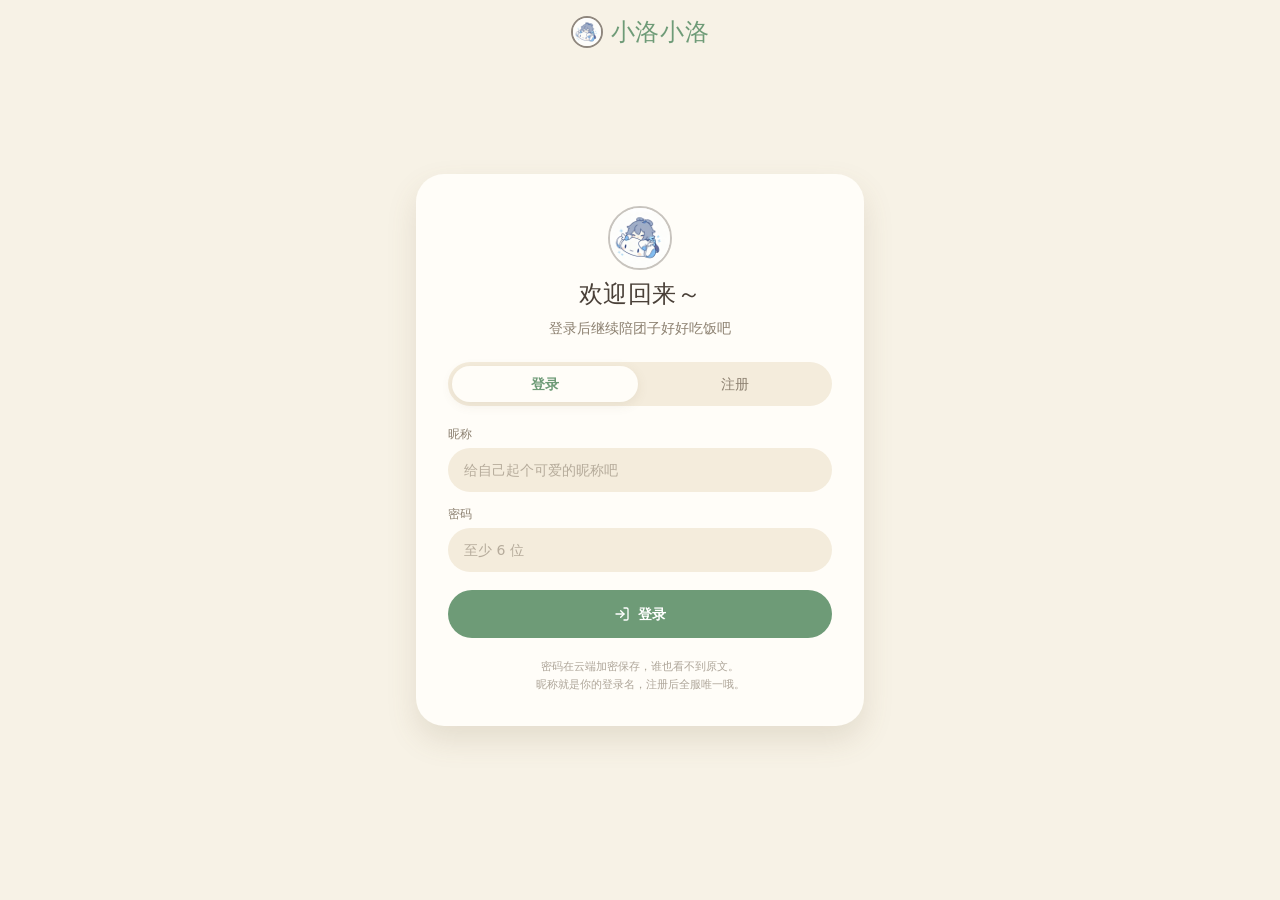
<file: projects/login.html>
<!DOCTYPE html>
<html lang="zh-CN">

<head>
  <meta charset="utf-8" />
  <meta name="viewport" content="width=device-width, initial-scale=1.0" />
  <title>登录 · 小洛小洛</title>
  <link rel="icon" href="image/avatar.jpg" />

  <!-- 和其他页面相同的 CDN 依赖：字体 / jQuery / 图标 / Tailwind -->
  


  

  <link rel="stylesheet" href="styles/tailwind.css" />
</head>

<body class="bg-background text-on-surface font-sans min-h-screen flex flex-col">

  <!-- 顶部：极简页头（登录页不放导航） -->
  <header class="h-16 flex items-center justify-center">
    <a href="index.html" class="flex items-center gap-2">
      <span class="w-8 h-8 rounded-full border-[2.5px] border-on-surface/60 overflow-hidden block"><img src="image/avatar.jpg" class="w-full h-full object-cover" alt="小洛头像" draggable="false"/></span>
      <span class="font-display text-2xl text-primary tracking-wide">小洛小洛</span>
    </a>
  </header>

  <!-- 中间：登录/注册卡片 -->
  <main class="flex-1 flex items-start sm:items-center justify-center px-4 pb-16">
    <section class="w-full max-w-md bg-surface rounded-2xl shadow-float p-7 sm:p-8">

      <!-- 团子打招呼 -->
      <div class="flex flex-col items-center gap-2 mb-6">
        <img src="image/avatar.jpg" class="w-16 h-16 rounded-full object-cover pet-bounce border-2 border-on-surface/30" alt="小洛头像" draggable="false"/>
        <h1 id="form-title" class="font-display text-2xl text-on-surface tracking-wide">欢迎回来～</h1>
        <p id="form-subtitle" class="text-sm text-on-surface-variant">登录后继续陪团子好好吃饭吧</p>
      </div>

      <!-- 配置提示：还没填 Supabase 信息时显示（js/app.js 第 1 部分） -->
      <div id="config-warn" class="hidden mb-4 rounded-xl bg-warning/10 border border-warning/30 text-warning px-4 py-3 text-xs leading-relaxed">
        <strong class="font-semibold">还没连接数据库。</strong><br/>
        请打开 <code class="bg-warning/15 rounded px-1">js/app.js</code> 第 1 部分，
        填入 Supabase 的 Project URL 和 anon key（详细步骤见项目里的「Supabase配置指引.md」）。
      </div>

      <!-- 登录 / 注册 切换标签 -->
      <div class="grid grid-cols-2 gap-1 bg-surface-container rounded-full p-1 mb-5">
        <button id="tab-login" type="button"
                class="py-2 rounded-full text-sm font-semibold bg-surface text-primary shadow-card transition-all">登录</button>
        <button id="tab-register" type="button"
                class="py-2 rounded-full text-sm font-medium text-on-surface-variant hover:text-on-surface transition-all">注册</button>
      </div>

      <!-- 表单 -->
      <form id="auth-form" class="flex flex-col gap-3.5" novalidate>
        <div>
          <label for="nickname" class="block text-xs font-medium text-on-surface-variant mb-1.5">昵称</label>
          <input id="nickname" type="text" maxlength="20" placeholder="给自己起个可爱的昵称吧" autocomplete="username"
                 class="w-full bg-surface-container border-none rounded-xl px-4 py-3 text-sm text-on-surface placeholder:text-on-surface-variant/60 focus:outline-none focus:ring-2 focus:ring-primary/30 transition-all" />
        </div>
        <div>
          <label for="password" class="block text-xs font-medium text-on-surface-variant mb-1.5">密码</label>
          <input id="password" type="password" maxlength="72" placeholder="至少 6 位" autocomplete="current-password"
                 class="w-full bg-surface-container border-none rounded-xl px-4 py-3 text-sm text-on-surface placeholder:text-on-surface-variant/60 focus:outline-none focus:ring-2 focus:ring-primary/30 transition-all" />
        </div>
        <!-- 只有注册时才显示「确认密码」 -->
        <div id="confirm-row" class="hidden">
          <label for="confirm" class="block text-xs font-medium text-on-surface-variant mb-1.5">确认密码</label>
          <input id="confirm" type="password" maxlength="72" placeholder="再输入一遍密码" autocomplete="new-password"
                 class="w-full bg-surface-container border-none rounded-xl px-4 py-3 text-sm text-on-surface placeholder:text-on-surface-variant/60 focus:outline-none focus:ring-2 focus:ring-primary/30 transition-all" />
        </div>

        <!-- 错误 / 提示信息显示在这里 -->
        <p id="form-msg" class="hidden text-xs leading-relaxed rounded-lg px-3 py-2"></p>

        <button id="btn-submit" type="submit"
                class="mt-1 w-full inline-flex items-center justify-center gap-2 bg-primary text-on-primary rounded-full py-3.5 text-sm font-semibold hover:opacity-90 active:scale-[0.98] transition-all disabled:opacity-40 disabled:cursor-not-allowed">
          <i data-lucide="log-in" class="w-4 h-4"></i><span id="btn-submit-text">登录</span>
        </button>
      </form>

      <p class="text-[11px] text-on-surface-variant/70 mt-5 text-center leading-relaxed">
        密码在云端加密保存，谁也看不到原文。<br/>
        昵称就是你的登录名，注册后全服唯一哦。
      </p>
    </section>
  </main>

  <!-- Supabase JS SDK（本地文件，无需联网下载）+ 共享逻辑 -->



  <style>
    /* 团子轻轻上下浮动 */
    @keyframes pet-bounce { 0%,100% { transform: translateY(0); } 50% { transform: translateY(-6px); } }
    .pet-bounce { animation: pet-bounce 2.6s ease-in-out infinite; }
  </style>

    <script src="js/vendor/jquery-3.7.1.min.js"></script>
  <script src="js/vendor/lucide-1.11.0.min.js"></script>
  <script src="js/vendor/supabase.js"></script>
  <script src="js/app.js?v=13"></script>
<script>
    $(function () {
      // ========== 元素 ==========
      var $tabLogin = $('#tab-login');
      var $tabRegister = $('#tab-register');
      var $confirmRow = $('#confirm-row');
      var $title = $('#form-title');
      var $subtitle = $('#form-subtitle');
      var $btnText = $('#btn-submit-text');
      var $btnIcon = $('#btn-submit i');
      var $msg = $('#form-msg');
      var $btn = $('#btn-submit');
      var mode = 'login'; // 当前是登录还是注册

      // ========== 配置检查：没填 Supabase 就显示提示条 ==========
      if (!window.FanFan || !FanFan.isConfigured || !window.supabase) {
        $('#config-warn').removeClass('hidden');
      }

      // ========== 切换 登录 / 注册 ==========
      function setMode(m) {
        mode = m;
        if (m === 'login') {
          $tabLogin.addClass('bg-surface text-primary shadow-card font-semibold').removeClass('text-on-surface-variant');
          $tabRegister.removeClass('bg-surface text-primary shadow-card font-semibold').addClass('text-on-surface-variant');
          $confirmRow.addClass('hidden');
          $title.text('欢迎回来～');
          $subtitle.text('登录后继续陪团子好好吃饭吧');
          $btnText.text('登录');
          $btnIcon.attr('data-lucide', 'log-in');
        } else {
          $tabRegister.addClass('bg-surface text-primary shadow-card font-semibold').removeClass('text-on-surface-variant');
          $tabLogin.removeClass('bg-surface text-primary shadow-card font-semibold').addClass('text-on-surface-variant');
          $confirmRow.removeClass('hidden');
          $title.text('领养一只团子吧');
          $subtitle.text('起个昵称，从第一顿饭开始陪它长大');
          $btnText.text('注册并领养');
          $btnIcon.attr('data-lucide', 'sparkles');
        }
        hideMsg();
        if (window.lucide) lucide.createIcons();
      }
      $tabLogin.on('click', function () { setMode('login'); });
      $tabRegister.on('click', function () { setMode('register'); });

      // ========== 提示信息 ==========
      function showMsg(text, isError) {
        $msg.text(text).removeClass('hidden')
            .removeClass('text-error bg-error/10 text-success bg-success/10')
            .addClass(isError ? 'text-error bg-error/10' : 'text-success bg-success/10');
      }
      function hideMsg() { $msg.addClass('hidden'); }

      // ========== 提交 ==========
      $('#auth-form').on('submit', async function (e) {
        e.preventDefault(); // 阻止表单刷新页面
        var nickname = $.trim($('#nickname').val());
        var password = $('#password').val();

        if (!nickname) { showMsg('先给自己起个昵称吧～', true); return; }
        if (mode === 'register') {
          if (password.length < 6) { showMsg('密码至少要 6 位哦', true); return; }
          if (password !== $('#confirm').val()) { showMsg('两次输入的密码不一样，再检查一下～', true); return; }
        }

        $btn.prop('disabled', true);
        $btnText.text(mode === 'login' ? '登录中…' : '注册中…');
        hideMsg();

        try {
          if (mode === 'login') {
            await FanFan.login(nickname, password);
          } else {
            await FanFan.register(nickname, password);
          }
          // 成功 -> 进入首页
          location.href = 'home.html';
        } catch (err) {
          showMsg(err.message || '出了点小问题，再试一次', true);
          $btn.prop('disabled', false);
          $btnText.text(mode === 'login' ? '登录' : '注册并领养');
          if (window.lucide) lucide.createIcons();
        }
      });
    });

    lucide.createIcons();
  </script>
</body>

</html>
</file>
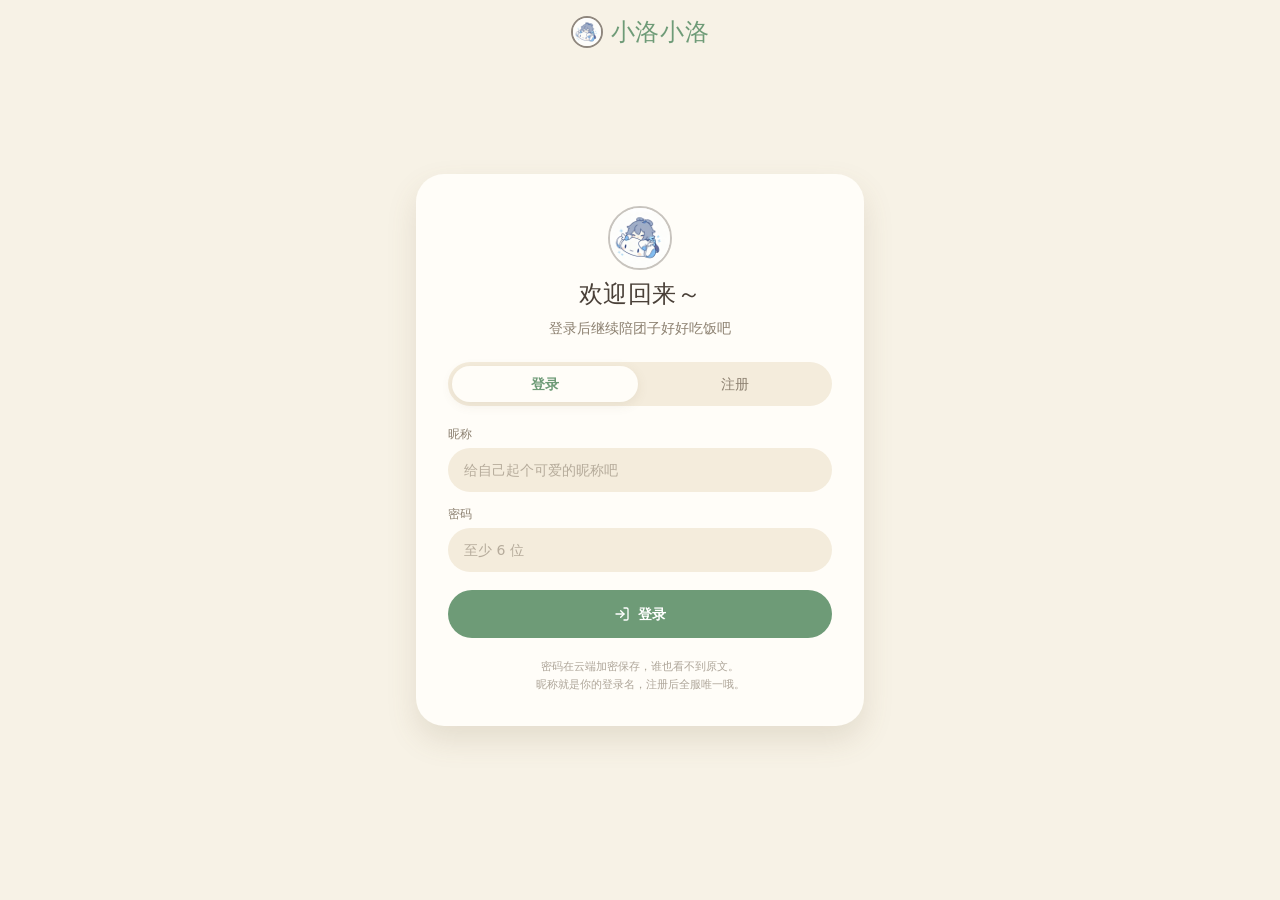
<file: projects/stats.html>
<!DOCTYPE html>
<html lang="zh-CN">

<head>
  <meta charset="utf-8" />
  <meta name="viewport" content="width=device-width, initial-scale=1.0" />
  <title>洛洛的成长 · 小洛小洛</title>
  <link rel="icon" href="image/avatar.jpg" />

  <!-- 字体：标题用圆润展示体 ZCOOL KuaiLe，正文用 Noto Sans SC（CN 代理） -->
  



  

  <!-- Supabase JS SDK（本地文件）+ 共享账号/数据库逻辑，必须先于页面脚本加载 -->



  <link rel="stylesheet" href="styles/tailwind.css" />

  <!-- 图片兜底 -->
  <script>
    document.addEventListener('error', function (e) {
      const img = e.target;
      if (img.tagName !== 'IMG' || img.dataset.fallback) return;
      img.dataset.fallback = '1';
      const esc = s => s.replace(/&/g, '&amp;').replace(/</g, '&lt;').replace(/>/g, '&gt;');
      const cat = img.getAttribute('data-category') || '其他';
      const alt = img.getAttribute('alt') || '';
      const label = esc(alt.length > 8 ? alt.slice(0, 8) + '…' : alt);
      const icons = { '人物': '👤', '自然风景': '🏞', '动物': '🐾', '建筑城市': '🏙', '运动体育': '⚽', '交通工具': '🚗', '食物': '🍽', '服饰时尚': '👗', '商业科技': '💼', '游戏娱乐': '🎮', '艺术': '🎨', '其他': '🖼' };
      const icon = icons[cat] || '🖼';
      const w = img.width || 400, h = img.height || 300;
      const svg = `<svg xmlns="http://www.w3.org/2000/svg" width="${w}" height="${h}"><rect width="100%" height="100%" fill="%23f3f4f6"/><text x="50%" y="45%" text-anchor="middle" font-size="${Math.min(w, h) * 0.18}" dominant-baseline="central">${icon}</text><text x="50%" y="68%" text-anchor="middle" font-size="${Math.min(w, h) * 0.07}" fill="%239ca3af" font-family="system-ui,sans-serif" dominant-baseline="central">${label}</text></svg>`;
      img.src = 'data:image/svg+xml,' + svg;
    }, true);
  </script>
</head>

<body class="bg-background text-on-surface font-sans min-h-screen">

  <!-- @nav:start 导航组件（顶部导航，四个一级页面；子 Agent 按当前页设置激活态 aria-current="page"） -->
  <header class="bg-surface/85 backdrop-blur sticky top-0 z-40 border-b border-outline-variant/30">
    <div class="max-w-4xl mx-auto h-16 px-4 flex items-center justify-between">
      <a href="home.html" class="flex items-center gap-2 shrink-0">
        <!-- 手绘饭团小精灵 Logo -->
        <span class="w-8 h-8 rounded-full border-2 border-on-surface/50 overflow-hidden block shrink-0"><img src="image/avatar.jpg" class="w-full h-full object-cover" alt="小洛头像" draggable="false"/></span>
        <span class="hidden sm:inline font-display text-2xl text-primary tracking-wide">小洛小洛</span>
      </a>
      <nav class="hidden sm:flex items-center gap-1">
        <a href="home.html" class="flex items-center gap-1.5 px-3 py-2 rounded-full text-sm font-medium text-on-surface-variant hover:text-primary hover:bg-primary-container/50 transition-colors">
          <i data-lucide="home" class="w-4 h-4"></i>首页
        </a>
        <a href="stats.html" aria-current="page" class="flex items-center gap-1.5 px-3 py-2 rounded-full text-sm font-medium text-primary bg-primary-container/60 transition-colors">
          <i data-lucide="trending-up" class="w-4 h-4"></i>成长
        </a>
        <a href="diary.html" class="flex items-center gap-1.5 px-3 py-2 rounded-full text-sm font-medium text-on-surface-variant hover:text-primary hover:bg-primary-container/50 transition-colors">
          <i data-lucide="book-open" class="w-4 h-4"></i>日记
        </a>
        <a href="chat.html" class="flex items-center gap-1.5 px-3 py-2 rounded-full text-sm font-medium text-on-surface-variant hover:text-primary hover:bg-primary-container/50 transition-colors">
          <i data-lucide="message-circle" class="w-4 h-4"></i>陪伴
        </a>
      </nav>
      <!-- 当前登录用户的昵称 + 退出按钮（js/app.js 自动填充） -->
      <div id="user-area" class="flex items-center gap-1 shrink-0"></div>
    </div>
  </header>
  <!-- @nav:end 导航组件 -->

  <!-- @main-content:start -->
  <main class="max-w-4xl mx-auto px-4 py-8">

    <!-- 页面标题 -->
    <section id="stats-header" class="mb-8">
      <h1 class="font-display text-2xl text-on-surface tracking-wide">洛洛的成长</h1>
      <p class="text-sm text-on-surface-variant mt-1">你按时吃下的每一餐，都在陪着它一点点长大。</p>
    </section>

    <!-- 三个统计卡片 -->
    <section id="stats-cards" class="grid grid-cols-1 sm:grid-cols-3 gap-4 mb-8">

      <!-- 统计卡片-连续按时吃饭 -->
      <div id="stat-streak" class="bg-surface rounded-xl shadow-card p-5">
        <div class="flex items-center gap-2 mb-3">
          <span class="w-9 h-9 rounded-full bg-accent-container flex items-center justify-center">
            <i data-lucide="flame" class="w-4.5 h-4.5 text-accent"></i>
          </span>
          <span class="text-sm text-on-surface-variant">连续按时吃饭</span>
        </div>
        <div class="flex items-baseline gap-1">
          <span id="stat-streak-num" class="font-display text-3xl text-accent leading-none">0</span>
          <span class="text-sm text-on-surface-variant">天</span>
        </div>
        <p class="text-xs text-on-surface-variant mt-2">继续保持，它为你骄傲</p>
      </div>

      <!-- 统计卡片-累计餐数 -->
      <div id="stat-meals" class="bg-surface rounded-xl shadow-card p-5">
        <div class="flex items-center gap-2 mb-3">
          <span class="w-9 h-9 rounded-full bg-primary-container/60 flex items-center justify-center">
            <i data-lucide="utensils" class="w-4.5 h-4.5 text-primary"></i>
          </span>
          <span class="text-sm text-on-surface-variant">累计餐数</span>
        </div>
        <div class="flex items-baseline gap-1">
          <span id="stat-meals-num" class="font-display text-3xl text-primary leading-none">0</span>
          <span class="text-sm text-on-surface-variant">餐</span>
        </div>
        <p id="stat-meals-note" class="text-xs text-on-surface-variant mt-2">开始陪它吃第一顿饭吧</p>
      </div>

      <!-- 统计卡片-当前体重 -->
      <div id="stat-weight" class="bg-surface rounded-xl shadow-card p-5">
        <div class="flex items-center gap-2 mb-3">
          <span class="w-9 h-9 rounded-full bg-success/15 flex items-center justify-center">
            <i data-lucide="scale" class="w-4.5 h-4.5 text-success"></i>
          </span>
          <span class="text-sm text-on-surface-variant">当前体重</span>
        </div>
        <div class="flex items-baseline gap-1">
          <span id="stat-weight-num" class="font-display text-3xl text-success leading-none">1.00</span>
          <span class="text-sm text-on-surface-variant">kg</span>
        </div>
        <p class="text-xs text-on-surface-variant mt-2">健康范围内，圆滚滚</p>
      </div>
    </section>

    <!-- 体重曲线卡 -->
    <section id="weight-chart-card" class="bg-surface rounded-xl shadow-card p-5 mb-8">
      <div class="flex items-center justify-between mb-4">
        <h2 class="text-base font-semibold text-on-surface">体重变化（近 7 天）</h2>
        <span class="inline-flex items-center gap-1 text-xs text-on-surface-variant">
          <span class="w-2.5 h-2.5 rounded-full bg-primary"></span>单位 kg
        </span>
      </div>

      <!-- 内嵌 SVG 手绘风折线/面积图：数据点周一~周日硬编码，约 1.02 ~ 1.22 kg 温和波动 -->
      <svg id="weight-chart" viewBox="0 0 640 240" class="w-full h-auto" fill="none" xmlns="http://www.w3.org/2000/svg" role="img" aria-label="近 7 天体重折线图">
        <!-- 水平参考虚线（ghost） -->
        <line x1="48" y1="40"  x2="612" y2="40"  stroke="#E8DECB" stroke-width="1.5" stroke-dasharray="4 6" stroke-linecap="round"/>
        <line x1="48" y1="100" x2="612" y2="100" stroke="#E8DECB" stroke-width="1.5" stroke-dasharray="4 6" stroke-linecap="round"/>
        <line x1="48" y1="160" x2="612" y2="160" stroke="#E8DECB" stroke-width="1.5" stroke-dasharray="4 6" stroke-linecap="round"/>
        <!-- Y 轴刻度文字 -->
        <text x="40" y="44"  text-anchor="end" font-size="11" fill="#8C8070">1.25</text>
        <text x="40" y="104" text-anchor="end" font-size="11" fill="#8C8070">1.10</text>
        <text x="40" y="164" text-anchor="end" font-size="11" fill="#8C8070">0.95</text>

        <!-- 淡抹茶面积填充（手绘温和起伏） -->
        <path d="M92 136 C130 132 150 120 180 116 C220 110 240 122 268 112 C306 100 328 92 356 84 C394 74 416 88 444 80 C482 70 504 56 532 60 C560 63 580 72 600 68 L600 190 L92 190 Z"
              fill="#6E9B77" fill-opacity="0.10"/>
        <!-- 抹茶绿折线 -->
        <path d="M92 136 C130 132 150 120 180 116 C220 110 240 122 268 112 C306 100 328 92 356 84 C394 74 416 88 444 80 C482 70 504 56 532 60 C560 63 580 72 600 68"
              stroke="#6E9B77" stroke-width="3" stroke-linecap="round" stroke-linejoin="round"/>

        <!-- 数据点-周一 1.02 -->
        <circle cx="92"  cy="136" r="5" fill="#FFFDF8" stroke="#6E9B77" stroke-width="3"/>
        <!-- 数据点-周二 1.07 -->
        <circle cx="180" cy="116" r="5" fill="#FFFDF8" stroke="#6E9B77" stroke-width="3"/>
        <!-- 数据点-周三 1.08 -->
        <circle cx="268" cy="112" r="5" fill="#FFFDF8" stroke="#6E9B77" stroke-width="3"/>
        <!-- 数据点-周四 1.15 -->
        <circle cx="356" cy="84"  r="5" fill="#FFFDF8" stroke="#6E9B77" stroke-width="3"/>
        <!-- 数据点-周五 1.16 -->
        <circle cx="444" cy="80"  r="5" fill="#FFFDF8" stroke="#6E9B77" stroke-width="3"/>
        <!-- 数据点-周六 1.22 -->
        <circle cx="532" cy="60"  r="5" fill="#FFFDF8" stroke="#6E9B77" stroke-width="3"/>
        <!-- 数据点-周日 1.20 -->
        <circle cx="600" cy="68"  r="5" fill="#FFFDF8" stroke="#6E9B77" stroke-width="3"/>

        <!-- 最新点数值标注 -->
        <text x="600" y="48" text-anchor="middle" font-size="12" font-weight="600" fill="#6E9B77">1.20</text>

        <!-- X 轴标签 -->
        <text x="92"  y="212" text-anchor="middle" font-size="12" fill="#8C8070">周一</text>
        <text x="180" y="212" text-anchor="middle" font-size="12" fill="#8C8070">周二</text>
        <text x="268" y="212" text-anchor="middle" font-size="12" fill="#8C8070">周三</text>
        <text x="356" y="212" text-anchor="middle" font-size="12" fill="#8C8070">周四</text>
        <text x="444" y="212" text-anchor="middle" font-size="12" fill="#8C8070">周五</text>
        <text x="532" y="212" text-anchor="middle" font-size="12" fill="#8C8070">周六</text>
        <text x="600" y="212" text-anchor="middle" font-size="12" fill="#8C8070">周日</text>
      </svg>
    </section>

    <!-- 当前阶段进度小提示 -->
    <section id="stage-progress" class="bg-primary-container/40 rounded-xl px-5 py-4 mb-8 flex items-start gap-3">
      <span class="w-8 h-8 shrink-0 rounded-full bg-primary-container flex items-center justify-center">
        <i data-lucide="sparkles" class="w-4 h-4 text-primary"></i>
      </span>
      <div class="flex-1">
        <p class="text-sm font-medium text-on-surface">它现在是<span id="stage-now-name">「小小洛」</span></p>
        <p class="text-xs text-on-surface-variant mt-0.5">
          <span id="stage-next-wrap">距离进化成<span id="stage-next-stage" class="font-medium text-on-surface">「幼年 · 小饭团」</span>还差 <span class="text-accent font-semibold" id="stage-next-meals">5 餐</span>，好好吃饭就能快快长大～</span>
          <span id="stage-final" class="font-medium text-on-surface" style="display:none">它已经是最终形态啦，太了不起啦～</span>
        </p>
        <div class="mt-2 h-2 w-full rounded-full bg-surface-container-high overflow-hidden">
          <div id="stage-progress-bar" class="h-full rounded-full bg-primary transition-all duration-700" style="width:0%"></div>
        </div>
      </div>
    </section>

    <!-- 进化图鉴卡 -->
    <section id="evolution-card" class="bg-surface rounded-xl shadow-card p-5">
      <div class="flex items-center justify-between mb-5">
        <h2 class="text-base font-semibold text-on-surface">进化图鉴</h2>
        <span id="evolution-count" class="text-xs text-on-surface-variant">已解锁 1 / 4</span>
      </div>

      <div id="evolution-grid" class="grid grid-cols-2 sm:grid-cols-4 gap-4">

        <!-- 图鉴-阶段0 小小洛（已解锁，彩色） -->
        <div id="stage-0" class="evolution-stage bg-surface-container/60 rounded-lg p-4 text-center cursor-pointer hover:bg-surface-container transition-colors" data-stage="0" data-unlocked="true">
          <div class="stage-art h-24 flex items-center justify-center mb-2">
            <img loading="lazy" src="image/pet-1.png" class="w-20 h-20 object-contain" alt="阶段0形象" draggable="false"/>
          </div>
          <p class="text-sm font-semibold text-on-surface">小小洛</p>
          <p class="stage-need text-xs text-on-surface-variant mt-0.5">0 餐解锁</p>
          <span class="stage-badge inline-flex items-center gap-1 mt-2 px-2 py-0.5 rounded-sm text-xs font-medium bg-success/15 text-success">
            <i data-lucide="check" class="w-3 h-3"></i>已解锁
          </span>
        </div>

        <!-- 图鉴-阶段1 洛洛（已解锁，彩色） -->
        <div id="stage-1" class="evolution-stage bg-surface-container/60 rounded-lg p-4 text-center cursor-pointer hover:bg-surface-container transition-colors" data-stage="1" data-unlocked="true">
          <div class="stage-art h-24 flex items-center justify-center mb-2">
            <img loading="lazy" src="image/pet-2.png" class="w-20 h-20 object-contain" alt="阶段1形象" draggable="false"/>
          </div>
          <p class="text-sm font-semibold text-on-surface">洛洛</p>
          <p class="stage-need text-xs text-on-surface-variant mt-0.5">5 餐解锁</p>
          <span class="stage-badge inline-flex items-center gap-1 mt-2 px-2 py-0.5 rounded-sm text-xs font-medium bg-primary-container/70 text-primary">
            <i data-lucide="map-pin" class="w-3 h-3"></i>当前阶段
          </span>
        </div>

        <!-- 图鉴-阶段2 天依（未解锁，灰调剪影 + 锁） -->
        <div id="stage-2" class="evolution-stage bg-surface-container/40 rounded-lg p-4 text-center cursor-pointer hover:bg-surface-container/70 transition-colors" data-stage="2" data-unlocked="false">
          <div class="stage-art h-24 flex items-center justify-center mb-2 relative opacity-45 grayscale">
            <img loading="lazy" src="image/pet-3.png" class="w-20 h-20 object-contain" alt="阶段2形象" draggable="false"/>
          </div>
          <div class="stage-lock flex items-center justify-center -mt-2 mb-1">
            <span class="w-7 h-7 rounded-full bg-surface shadow-card flex items-center justify-center">
              <i data-lucide="lock" class="w-3.5 h-3.5 text-on-surface-variant"></i>
            </span>
          </div>
          <p class="text-sm font-semibold text-on-surface-variant">天依</p>
          <p class="stage-remain text-xs text-accent mt-0.5 font-medium">还差 20 餐解锁</p>
          <p class="stage-need text-xs text-on-surface-variant/70 mt-0.5">20 餐解锁</p>
        </div>

        <!-- 图鉴-阶段3 洛天依（未解锁，灰调剪影 + 锁） -->
        <div id="stage-3" class="evolution-stage bg-surface-container/40 rounded-lg p-4 text-center cursor-pointer hover:bg-surface-container/70 transition-colors" data-stage="3" data-unlocked="false">
          <div class="stage-art h-24 flex items-center justify-center mb-2 relative opacity-45 grayscale">
            <img loading="lazy" src="image/pet-4.png" class="w-20 h-20 object-contain" alt="阶段3形象" draggable="false"/>
          </div>
          <div class="stage-lock flex items-center justify-center -mt-2 mb-1">
            <span class="w-7 h-7 rounded-full bg-surface shadow-card flex items-center justify-center">
              <i data-lucide="lock" class="w-3.5 h-3.5 text-on-surface-variant"></i>
            </span>
          </div>
          <p class="text-sm font-semibold text-on-surface-variant">洛天依</p>
          <p class="stage-remain text-xs text-accent mt-0.5 font-medium">还差 50 餐解锁</p>
          <p class="stage-need text-xs text-on-surface-variant/70 mt-0.5">50 餐解锁</p>
        </div>

      </div>
    </section>

  </main>
  <!-- @main-content:end -->

    <script src="js/vendor/jquery-3.7.1.min.js"></script>
  <script src="js/vendor/lucide-1.11.0.min.js"></script>
  <script src="js/vendor/supabase.js"></script>
  <script src="js/app.js?v=13"></script>
<script>
    $(async function () {
      // ========== 门卫：没登录会被送去 login.html ==========
      const user = await FanFan.requireLogin();
      if (!user) return;
      FanFan.injectNavUser(user);

      const meta = user.user_metadata || {};
      const totalMeals = meta.total_meals || 0;
      const currentStage = FanFan.stageForMeals(totalMeals);

      // ========== 三个统计卡 ==========
      let meals = [];
      try { meals = await FanFan.getMyMeals(500); } catch (e) { console.warn(e.message); }

      $('#stat-streak-num').text(FanFan.streakDays(meals));
      $('#stat-meals-num').text(totalMeals);
      $('#stat-meals-note').text(totalMeals > 0 ? '一起好好吃了 ' + totalMeals + ' 顿饭' : '开始陪它吃第一顿饭吧');
      $('#stat-weight-num').text((meta.weight == null ? FanFan.BASE_WEIGHT : meta.weight).toFixed(2));

      // ========== 阶段进度卡 ==========
      $('#stage-now-name').text('「' + FanFan.STAGES[currentStage].name + '」');
      if (currentStage >= FanFan.STAGES.length - 1) {
        $('#stage-next-wrap').hide();
        $('#stage-final').show();
        $('#stage-progress-bar').css('width', '100%');
      } else {
        const curNeed = FanFan.STAGES[currentStage].needMeals;
        const next = FanFan.STAGES[currentStage + 1];
        $('#stage-next-stage').text('「' + next.name + '」');
        $('#stage-next-meals').text((next.needMeals - totalMeals) + ' 餐');
        const pct = Math.max(0, Math.min(100, Math.round(((totalMeals - curNeed) / (next.needMeals - curNeed)) * 100)));
        $('#stage-progress-bar').css('width', pct + '%');
      }

      // ========== 进化图鉴 ==========
      $('#evolution-count').text('已解锁 ' + (currentStage + 1) + ' / ' + FanFan.STAGES.length);
      function renderEvolution() {
        FanFan.STAGES.forEach(function (s, i) {
          const card = document.getElementById('stage-' + i);
          if (!card) return;
          const unlocked = totalMeals >= s.needMeals;
          const isCurrent = i === currentStage;
          card.dataset.unlocked = unlocked ? 'true' : 'false';
          const art = card.querySelector('.stage-art');
          const lock = card.querySelector('.stage-lock');
          const badge = card.querySelector('.stage-badge');
          const remain = card.querySelector('.stage-remain');
          const need = card.querySelector('.stage-need');
          // 立绘：未解锁就置灰
          if (art) { art.classList.toggle('opacity-45', !unlocked); art.classList.toggle('grayscale', !unlocked); }
          // 锁图标：解锁后隐藏
          if (lock) lock.style.display = unlocked ? 'none' : '';
          // 徽章：已解锁卡显示「已解锁/当前阶段」
          if (badge) {
            if (unlocked) {
              badge.style.display = '';
              badge.className = 'stage-badge inline-flex items-center gap-1 mt-2 px-2 py-0.5 rounded-sm text-xs font-medium ' +
                (isCurrent ? 'bg-primary-container/70 text-primary' : 'bg-success/15 text-success');
              badge.innerHTML = '<i data-lucide="' + (isCurrent ? 'map-pin' : 'check') + '" class="w-3 h-3"></i>' + (isCurrent ? '当前阶段' : '已解锁');
            } else {
              badge.style.display = 'none';
            }
          }
          // 未解锁卡的「还差 N 餐」
          if (remain) {
            remain.style.display = unlocked ? 'none' : '';
            remain.textContent = '还差 ' + (s.needMeals - totalMeals) + ' 餐解锁';
          }
          // 底部小字
          if (need) need.textContent = s.needMeals + ' 餐解锁' + (isCurrent ? ' · 当前' : '');
        });
        lucide.createIcons();
      }
      renderEvolution();

      // ========== 体重曲线（近 7 天，真实数据） ==========
      // 思路：按天取当天最后一餐后的体重；没喂饭的日子沿用前一天的体重
      function weightSeries(mealRows) {
        const asc = mealRows.slice().sort(function (a, b) { return new Date(a.created_at) - new Date(b.created_at); });
        const start = new Date(); start.setHours(0, 0, 0, 0); start.setDate(start.getDate() - 6);
        let carry = FanFan.BASE_WEIGHT;
        asc.forEach(function (m) { if (new Date(m.created_at) < start) carry = Number(m.weight_after); });
        const out = [];
        for (let i = 0; i < 7; i++) {
          const d = new Date(start); d.setDate(start.getDate() + i);
          const key = d.toDateString();
          const dayMeals = asc.filter(function (m) { return new Date(m.created_at).toDateString() === key; });
          if (dayMeals.length) carry = Number(dayMeals[dayMeals.length - 1].weight_after);
          out.push({ date: d, weight: carry });
        }
        return out;
      }

      function renderWeightChart(series) {
        const svg = document.getElementById('weight-chart');
        if (!svg || !series.length) return;
        const values = series.map(function (p) { return p.weight; });
        let min = Math.min.apply(null, values), max = Math.max.apply(null, values);
        if (max - min < 0.06) { const mid = (max + min) / 2; min = mid - 0.04; max = mid + 0.04; }
        min -= 0.02; max += 0.02;
        const X0 = 92, X1 = 600, Y_TOP = 40, Y_BOTTOM = 190;
        const xAt = function (i) { return X0 + (X1 - X0) * i / (series.length - 1); };
        const yAt = function (v) { return Y_BOTTOM - (v - min) / (max - min) * (Y_BOTTOM - Y_TOP); };

        let html = '';
        // 三条水平虚线参考线 + 左侧刻度
        [[Y_TOP, max], [(Y_TOP + Y_BOTTOM) / 2, (max + min) / 2], [Y_BOTTOM, min]].forEach(function (t) {
          html += '<line x1="48" y1="' + t[0] + '" x2="612" y2="' + t[0] + '" stroke="#E8DECB" stroke-width="1.5" stroke-dasharray="4 6" stroke-linecap="round"/>';
          html += '<text x="40" y="' + (t[0] + 4) + '" text-anchor="end" font-size="11" fill="#8C8070">' + t[1].toFixed(2) + '</text>';
        });
        // 面积 + 折线
        const pts = series.map(function (p, i) { return xAt(i).toFixed(1) + ' ' + yAt(p.weight).toFixed(1); });
        html += '<path d="M' + pts.join(' L') + ' L' + X1 + ' ' + Y_BOTTOM + ' L' + X0 + ' ' + Y_BOTTOM + ' Z" fill="#6E9B77" fill-opacity="0.10"/>';
        html += '<path d="M' + pts.join(' L') + '" stroke="#6E9B77" stroke-width="3" stroke-linecap="round" stroke-linejoin="round" fill="none"/>';
        // 数据点
        series.forEach(function (p, i) {
          html += '<circle cx="' + xAt(i).toFixed(1) + '" cy="' + yAt(p.weight).toFixed(1) + '" r="5" fill="#FFFDF8" stroke="#6E9B77" stroke-width="3"/>';
        });
        // 最新点数值标注
        const last = series[series.length - 1];
        html += '<text x="' + xAt(series.length - 1).toFixed(1) + '" y="' + (yAt(last.weight) - 14).toFixed(1) + '" text-anchor="middle" font-size="12" font-weight="600" fill="#6E9B77">' + last.weight.toFixed(2) + '</text>';
        // X 轴日期标签
        series.forEach(function (p, i) {
          html += '<text x="' + xAt(i).toFixed(1) + '" y="212" text-anchor="middle" font-size="12" fill="#8C8070">' + (p.date.getMonth() + 1) + '/' + p.date.getDate() + '</text>';
        });
        svg.innerHTML = html;
      }

      renderWeightChart(weightSeries(meals));

      // ========== 保留原型的点击交互入口 ==========
      $('#evolution-grid').on('click', '.evolution-stage', function () {
        const stage = $(this).data('stage');
        const unlocked = $(this).data('unlocked');
        console.log('查看进化阶段:', stage, '已解锁:', unlocked);
      });
      $('#weight-chart').on('mouseenter', 'circle', function () {
        console.log('查看体重点:', $(this).attr('cx'), $(this).attr('cy'));
      });
    });

    lucide.createIcons();
  </script>
</body>

</html>
</file>
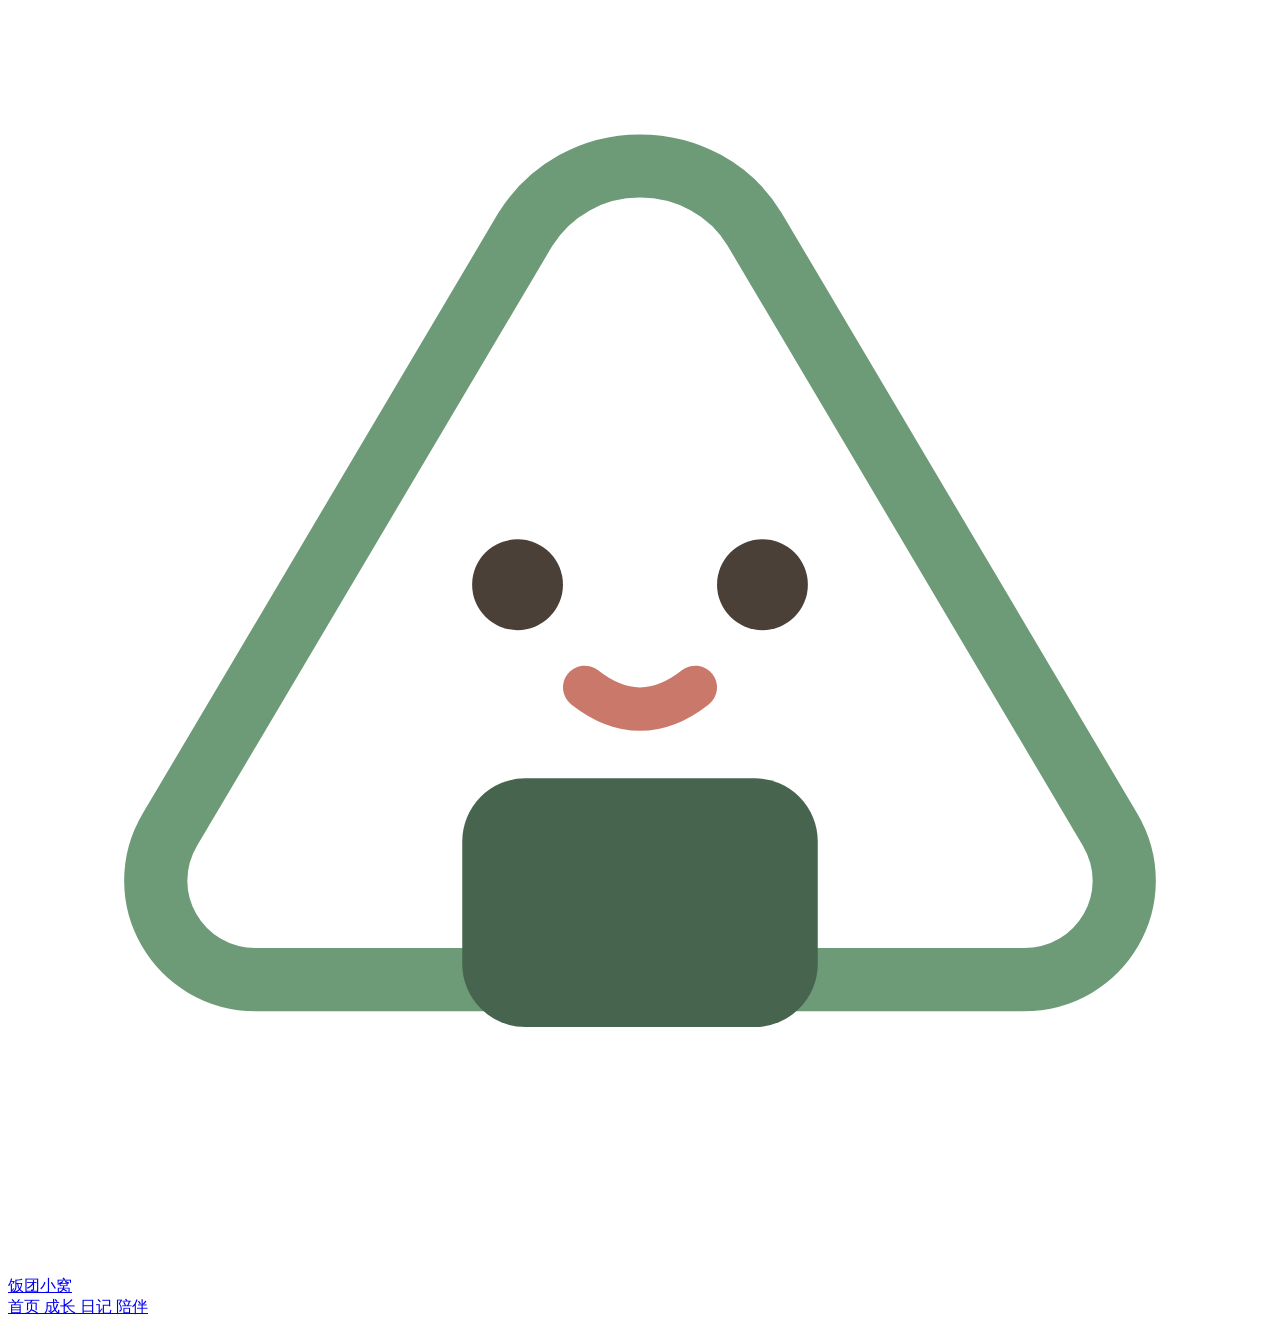
<file: projects/.cozeproj/prototype/web/_skeleton.html>
<!DOCTYPE html>
<html lang="zh-CN">

<head>
  <meta charset="utf-8" />
  <meta name="viewport" content="width=device-width, initial-scale=1.0" />

  <!-- 字体：标题用圆润展示体 ZCOOL KuaiLe，正文用 Noto Sans SC（CN 代理） -->
  <link href="https://lf-code-agent.coze.cn/obj/x-ai-cn/fonts/google/google-all-fonts.css" rel="stylesheet" />

  <script src="https://lf-code-agent.coze.cn/obj/x-ai-cn/cdn/jquery/jquery-3.7.1.min.js"></script>
  <script src="https://lf-code-agent.coze.cn/obj/x-ai-cn/cdn/lucide/lucide-1.11.0.min.js"></script>
  <script src="https://lf-code-agent.coze.cn/obj/x-ai-cn/cdn/tailwindcss/tailwindcss-browser-4.2.4.min.js"></script>

  <style type="text/tailwindcss">
    @theme {
      /* === 品牌色：柔和抹茶绿 === */
      --color-primary:              #6E9B77;
      --color-primary-container:    #DCE9DA;
      --color-on-primary:           #FFFFFF;
      /* 点缀色：暖琥珀（蜜豆/鲑鱼）与 樱粉（装饰） */
      --color-accent:               #E5964E;
      --color-accent-container:     #F8E6D0;
      --color-sakura:               #F2BFB8;
      /* === 背景 / 表面：暖米纸色系（surface 保持暖中性） === */
      --color-background:                 #FAF4E8;
      --color-surface-container-lowest:   #FFFFFF;
      --color-surface:                    #FFFDF8;
      --color-surface-container:          #F4ECDC;
      --color-surface-container-high:     #EFE4D1;
      --color-surface-container-highest:  #E8DAC3;
      /* === 文字：暖棕（不用纯黑，更柔和） === */
      --color-on-surface:           #4A4038;
      --color-on-surface-variant:   #8C8070;
      /* === 功能色 === */
      --color-success:  #7BAE7F;
      --color-error:    #DE7668;
      --color-warning:  #E5A35B;
      /* === 边框：暖米 ghost border === */
      --color-outline:          #D9CDB6;
      --color-outline-variant:  #E8DECB;
      /* === 圆角：圆润可爱 === */
      --radius-sm:   0.5rem;
      --radius-md:   0.75rem;
      --radius-lg:   1rem;
      --radius-xl:   1.375rem;
      --radius-2xl:  1.75rem;
      --radius-full: 9999px;
      /* === 阴影：暖调柔影 === */
      --shadow-card:   0 3px 12px rgba(122, 98, 70, 0.10);
      --shadow-float:  0 14px 30px rgba(122, 98, 70, 0.15);
      --shadow-dialog: 0 26px 52px rgba(122, 98, 70, 0.20);
      /* === 字体 === */
      --font-sans:     "Noto Sans SC", system-ui, -apple-system, sans-serif;
      --font-display:  "ZCOOL KuaiLe", "Noto Sans SC", system-ui, sans-serif;
    }
  </style>

  <!-- 图片兜底 -->
  <script>
    document.addEventListener('error', function (e) {
      const img = e.target;
      if (img.tagName !== 'IMG' || img.dataset.fallback) return;
      img.dataset.fallback = '1';
      const esc = s => s.replace(/&/g, '&amp;').replace(/</g, '&lt;').replace(/>/g, '&gt;');
      const cat = img.getAttribute('data-category') || '其他';
      const alt = img.getAttribute('alt') || '';
      const label = esc(alt.length > 8 ? alt.slice(0, 8) + '…' : alt);
      const icons = { '人物': '👤', '自然风景': '🏞', '动物': '🐾', '建筑城市': '🏙', '运动体育': '⚽', '交通工具': '🚗', '食物': '🍽', '服饰时尚': '👗', '商业科技': '💼', '游戏娱乐': '🎮', '艺术': '🎨', '其他': '🖼' };
      const icon = icons[cat] || '🖼';
      const w = img.width || 400, h = img.height || 300;
      const svg = `<svg xmlns="http://www.w3.org/2000/svg" width="${w}" height="${h}"><rect width="100%" height="100%" fill="%23f3f4f6"/><text x="50%" y="45%" text-anchor="middle" font-size="${Math.min(w, h) * 0.18}" dominant-baseline="central">${icon}</text><text x="50%" y="68%" text-anchor="middle" font-size="${Math.min(w, h) * 0.07}" fill="%239ca3af" font-family="system-ui,sans-serif" dominant-baseline="central">${label}</text></svg>`;
      img.src = 'data:image/svg+xml,' + svg;
    }, true);
  </script>
</head>

<body class="bg-background text-on-surface font-sans min-h-screen">

  <!-- @nav:start 导航组件（顶部导航，四个一级页面；子 Agent 按当前页设置激活态 aria-current="page"） -->
  <header class="bg-surface/85 backdrop-blur sticky top-0 z-40 border-b border-outline-variant/30">
    <div class="max-w-4xl mx-auto h-16 px-4 flex items-center justify-between">
      <a href="home.html" class="flex items-center gap-2 shrink-0">
        <!-- 手绘饭团小精灵 Logo -->
        <svg class="w-8 h-8" viewBox="0 0 32 32" fill="none" xmlns="http://www.w3.org/2000/svg" aria-hidden="true">
          <path d="M16 4c1.2 0 2.3.6 2.9 1.6l9 15.2c1 1.7-.2 3.8-2.2 3.8H6.3c-2 0-3.2-2.1-2.2-3.8l9-15.2A3.4 3.4 0 0 1 16 4Z" fill="#FFFFFF" stroke="#6E9B77" stroke-width="1.6" stroke-linejoin="round"/>
          <rect x="11.5" y="19.5" width="9" height="6.3" rx="1.6" fill="#47644F"/>
          <circle cx="12.9" cy="14.6" r="1.15" fill="#4A4038"/>
          <circle cx="19.1" cy="14.6" r="1.15" fill="#4A4038"/>
          <path d="M14.6 17.2q1.4 1.1 2.8 0" stroke="#C9786A" stroke-width="1.1" stroke-linecap="round" fill="none"/>
        </svg>
        <span class="font-display text-2xl text-primary tracking-wide">饭团小窝</span>
      </a>
      <nav class="flex items-center gap-1">
        <a href="home.html" class="flex items-center gap-1.5 px-3 py-2 rounded-full text-sm font-medium text-on-surface-variant hover:text-primary hover:bg-primary-container/50 transition-colors">
          <i data-lucide="home" class="w-4 h-4"></i>首页
        </a>
        <a href="stats.html" class="flex items-center gap-1.5 px-3 py-2 rounded-full text-sm font-medium text-on-surface-variant hover:text-primary hover:bg-primary-container/50 transition-colors">
          <i data-lucide="trending-up" class="w-4 h-4"></i>成长
        </a>
        <a href="diary.html" class="flex items-center gap-1.5 px-3 py-2 rounded-full text-sm font-medium text-on-surface-variant hover:text-primary hover:bg-primary-container/50 transition-colors">
          <i data-lucide="book-open" class="w-4 h-4"></i>日记
        </a>
        <a href="chat.html" class="flex items-center gap-1.5 px-3 py-2 rounded-full text-sm font-medium text-on-surface-variant hover:text-primary hover:bg-primary-container/50 transition-colors">
          <i data-lucide="message-circle" class="w-4 h-4"></i>陪伴
        </a>
      </nav>
    </div>
  </header>
  <!-- @nav:end 导航组件 -->

  <!-- @main-content:start -->
  <main class="max-w-4xl mx-auto px-4 py-8">
    <!-- 子 Agent 在 @main-content:start 与 @main-content:end 之间填充页面业务内容 -->
  </main>
  <!-- @main-content:end -->

  <script>lucide.createIcons();</script>
</body>

</html>
</file>
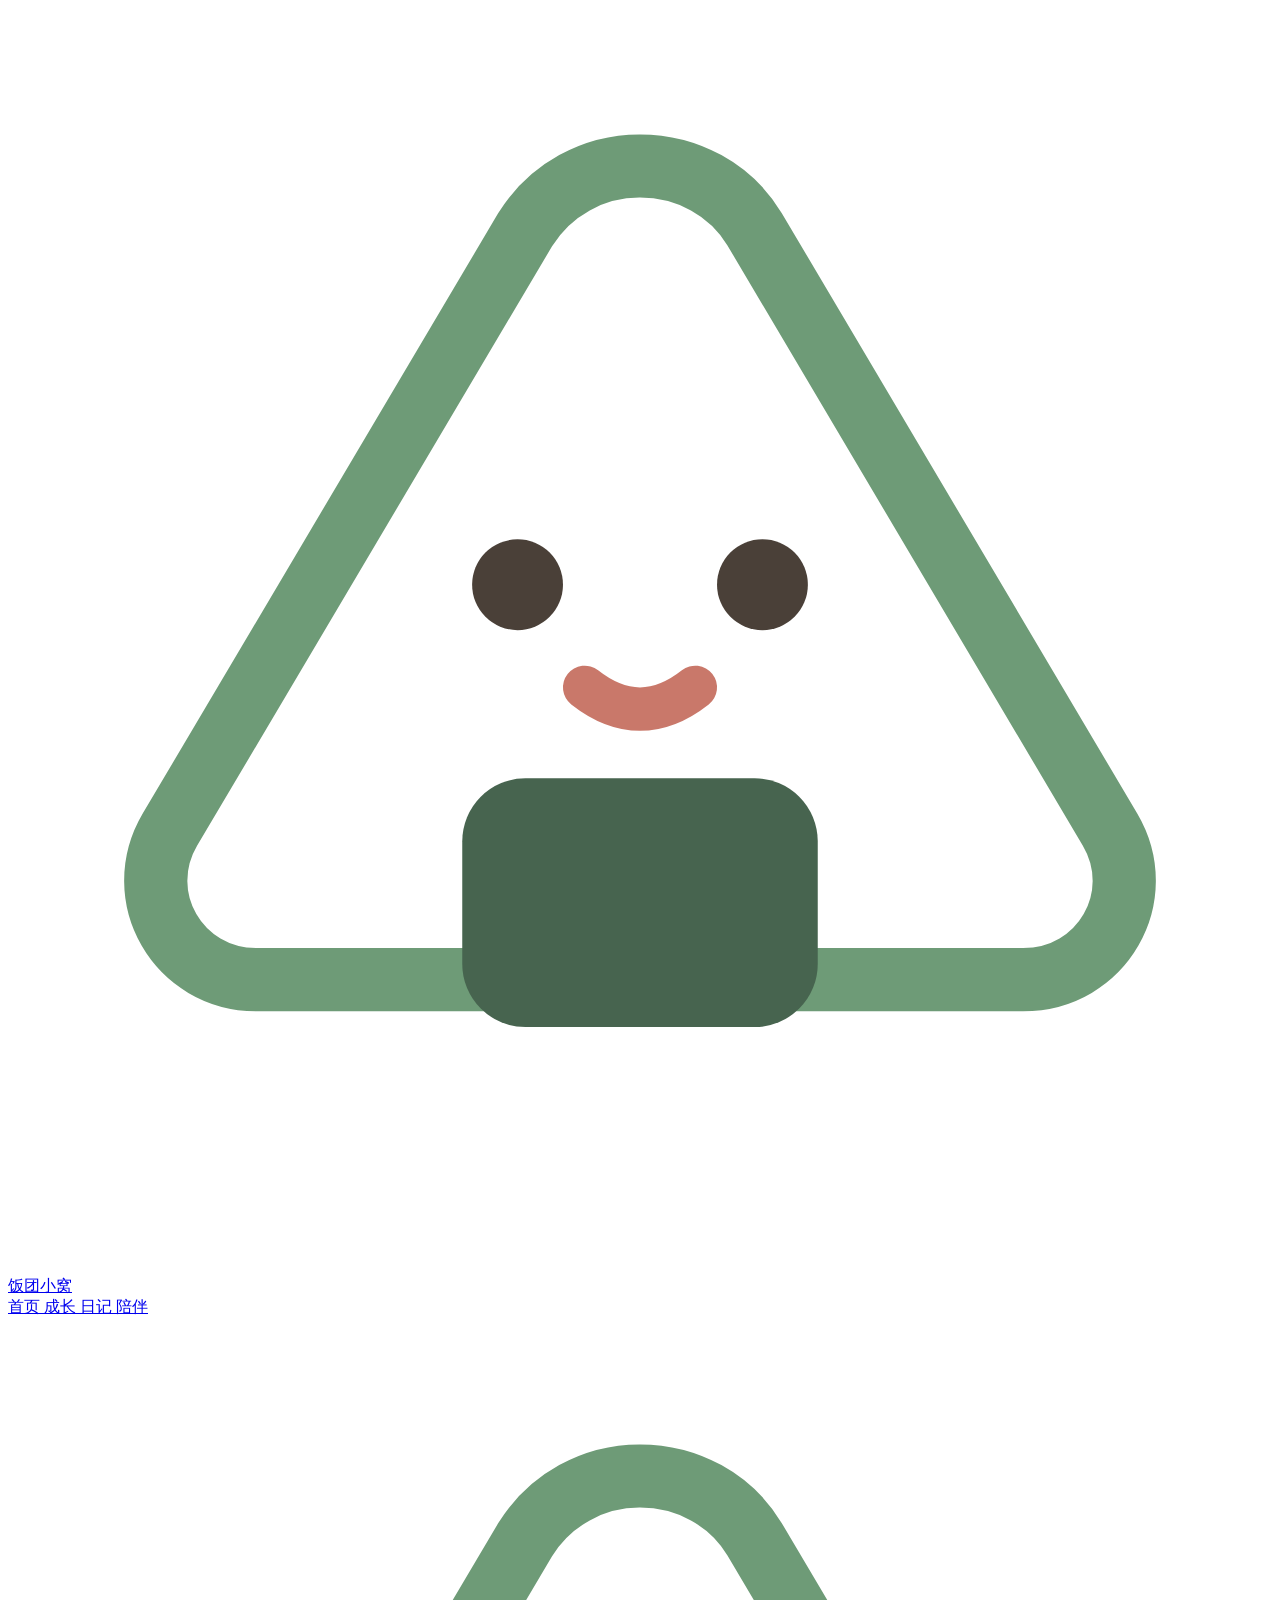
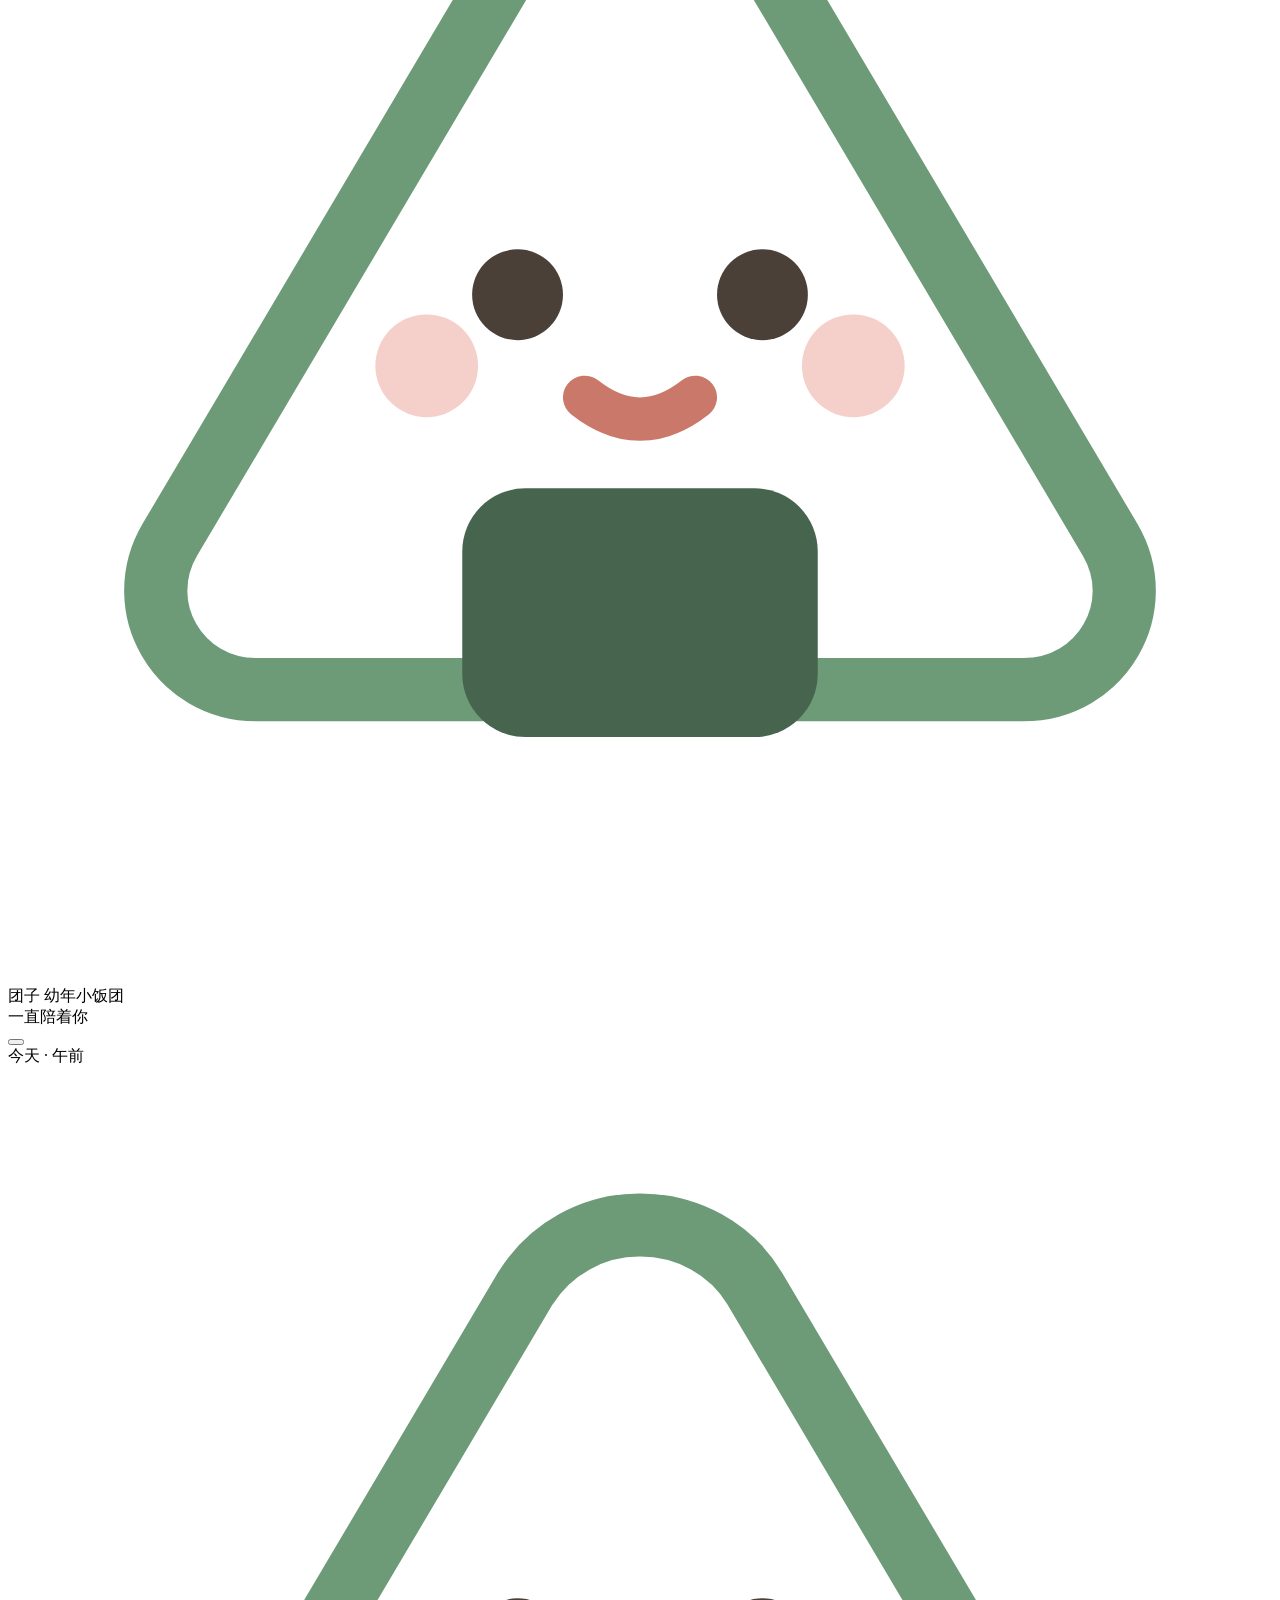
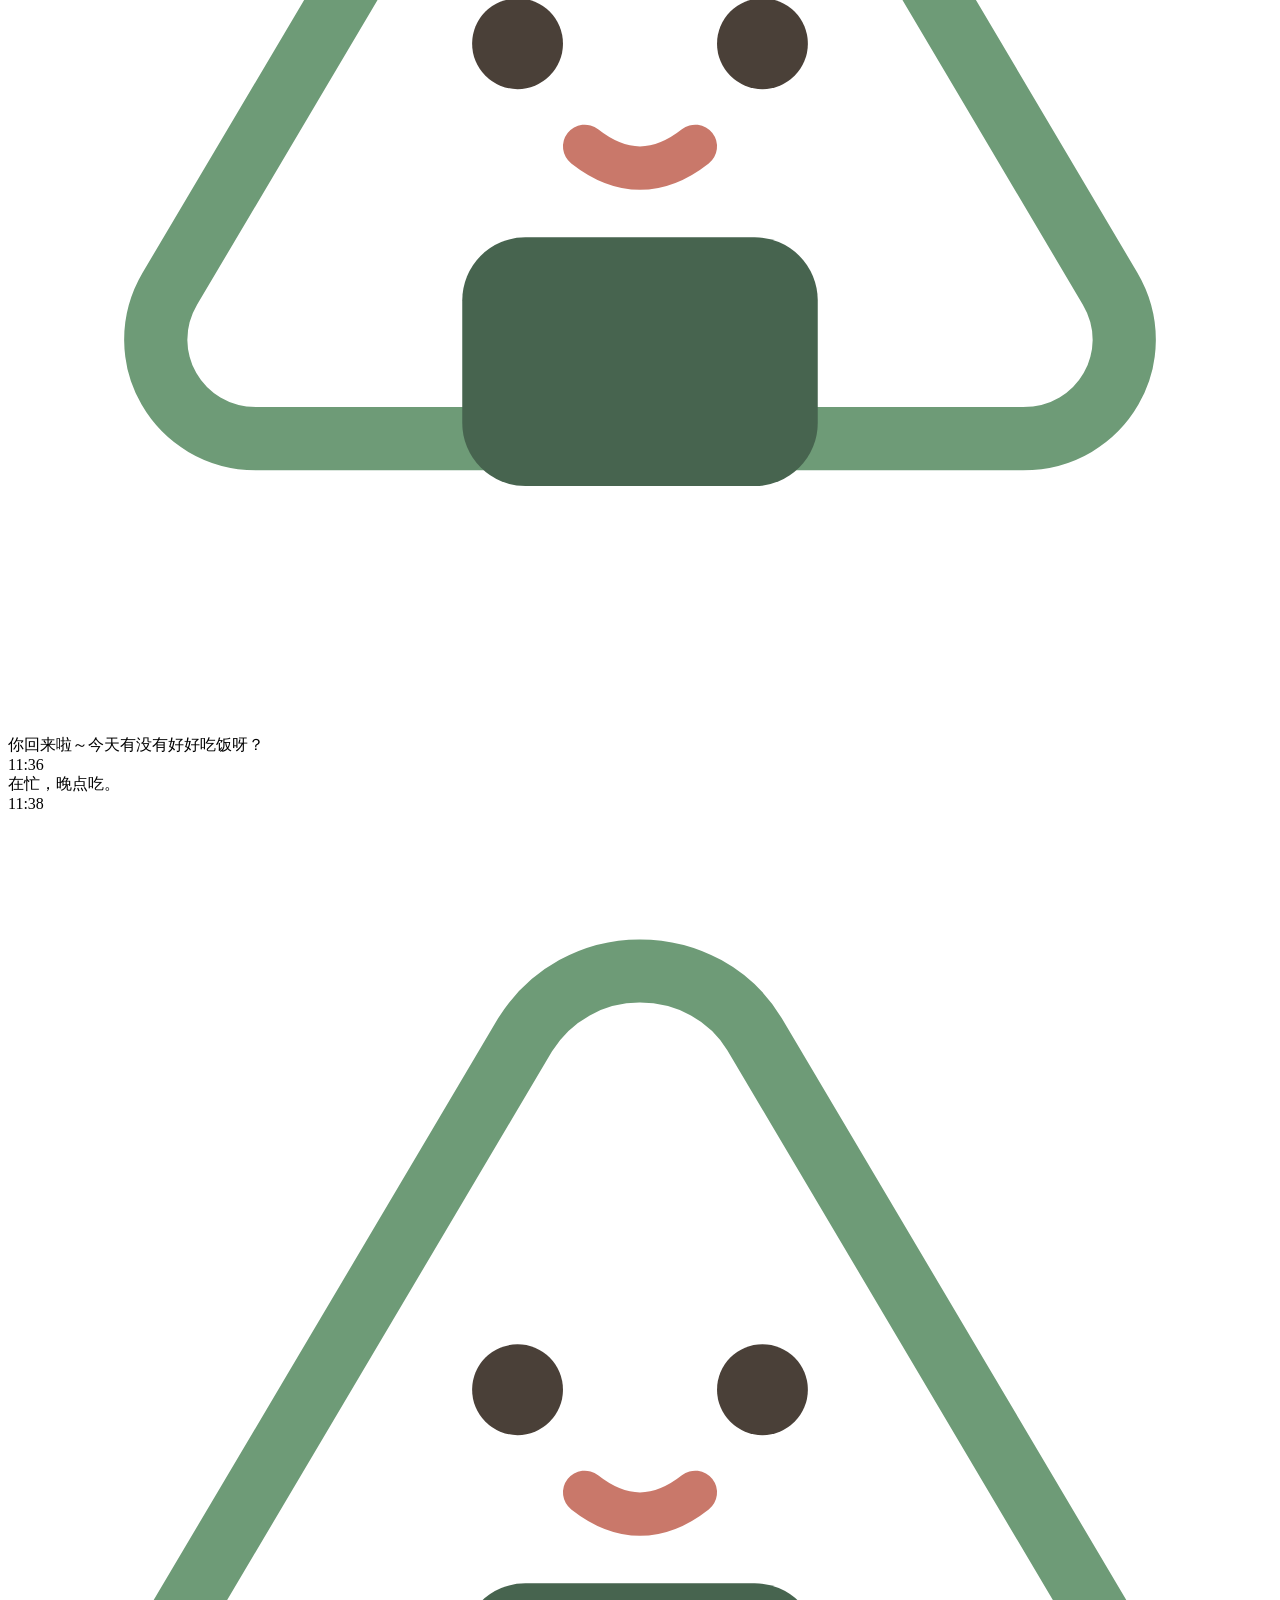
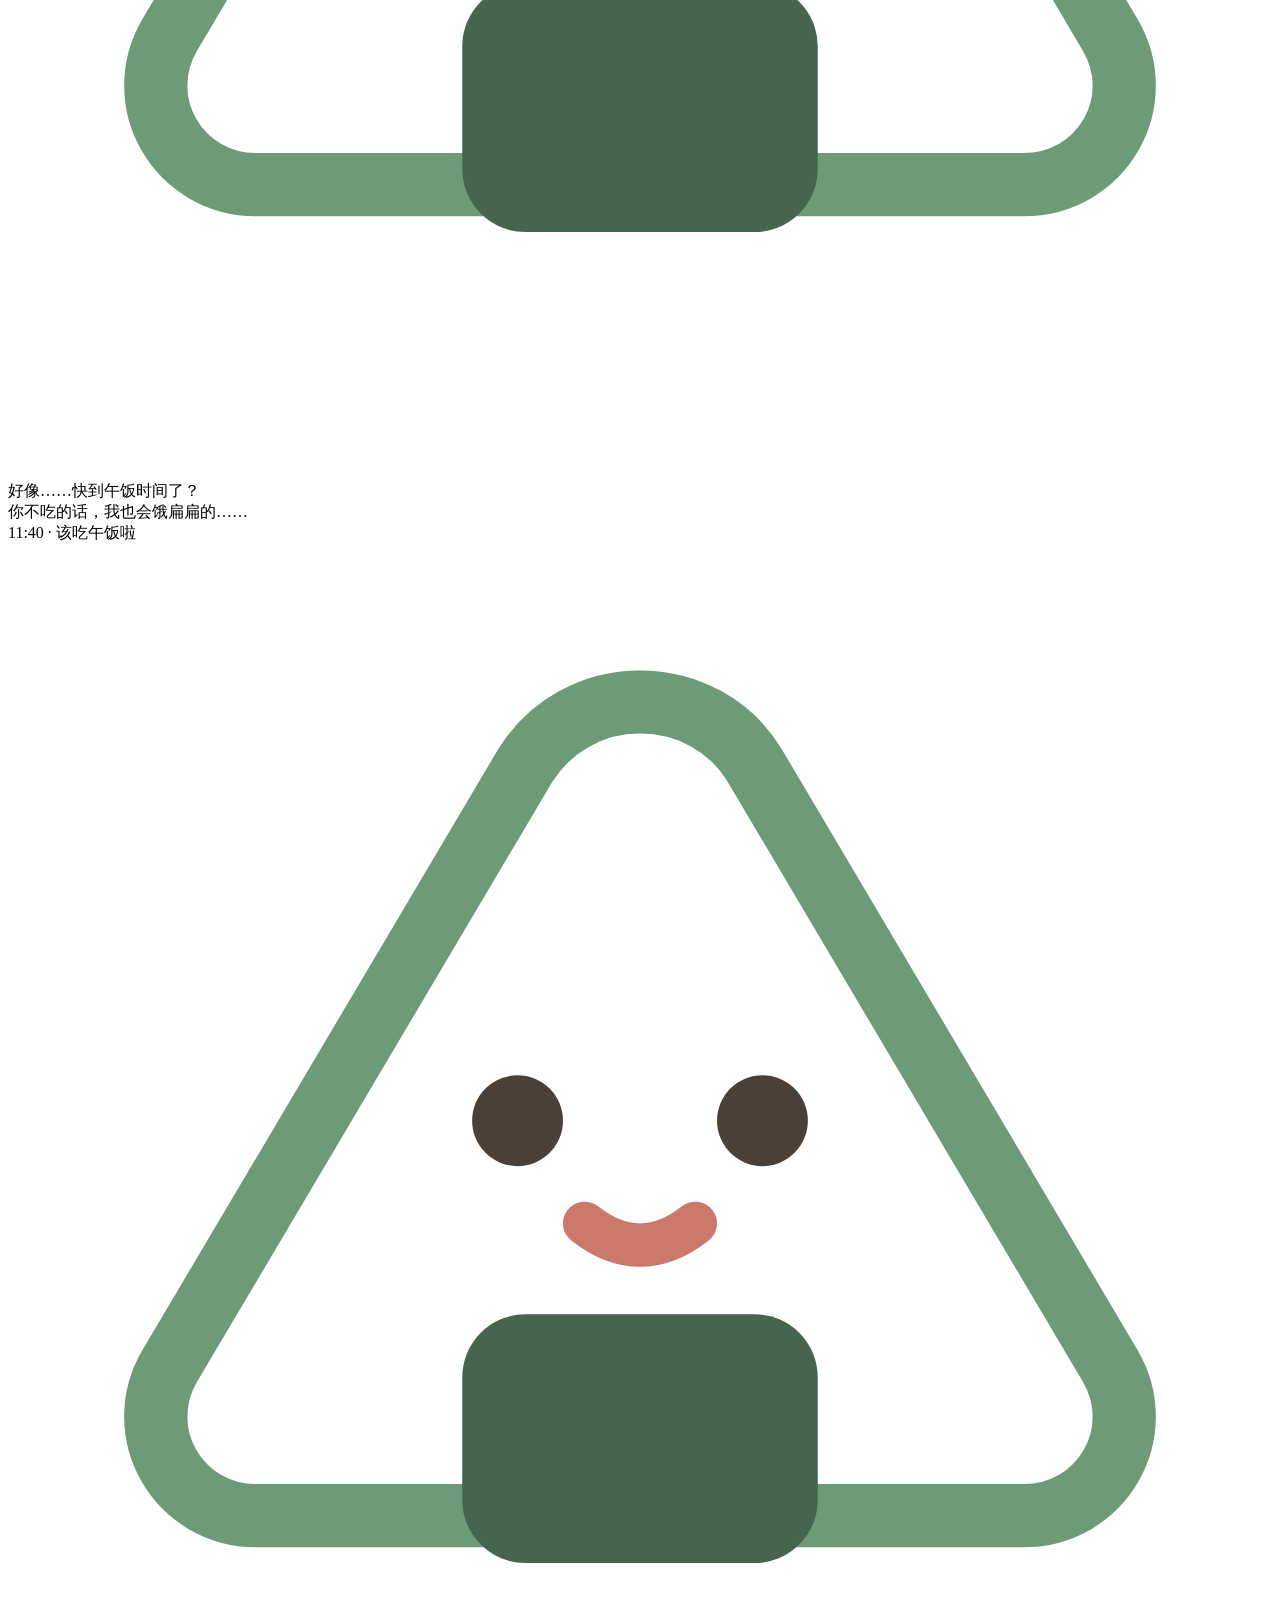
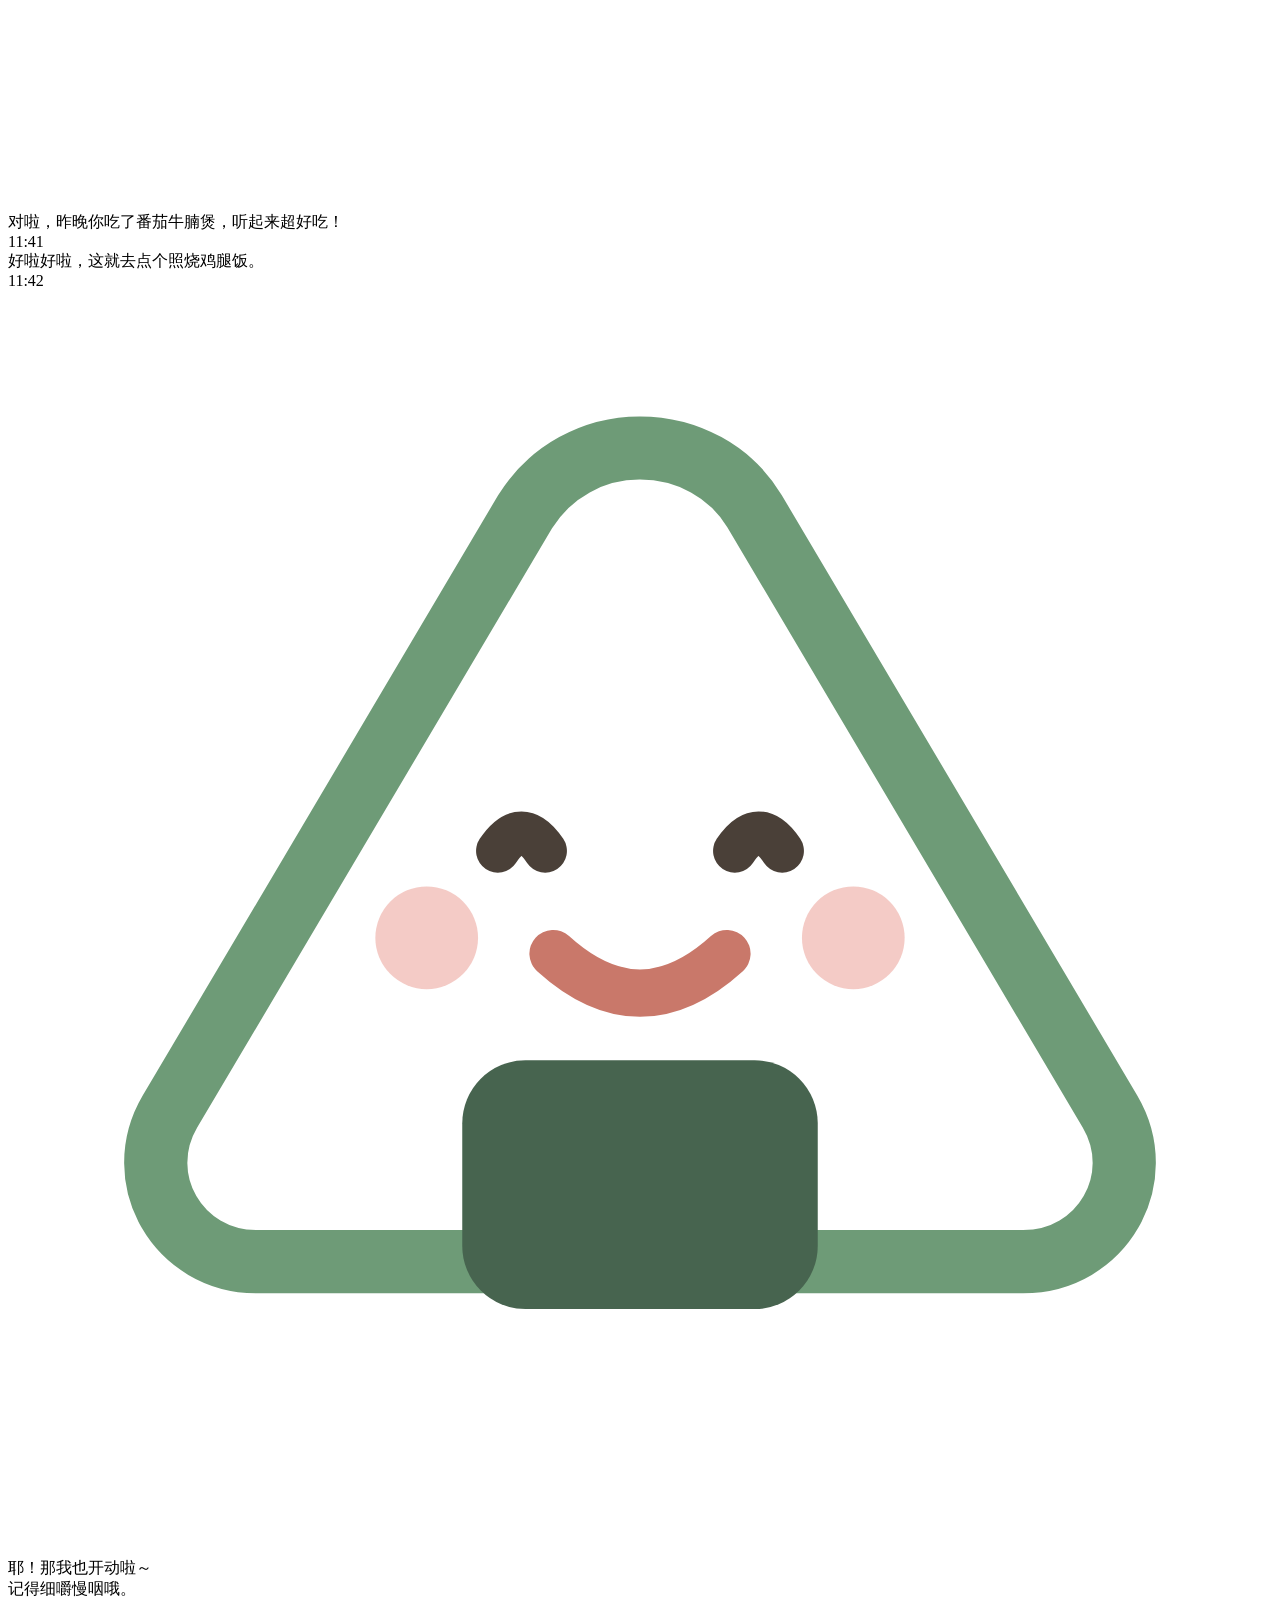
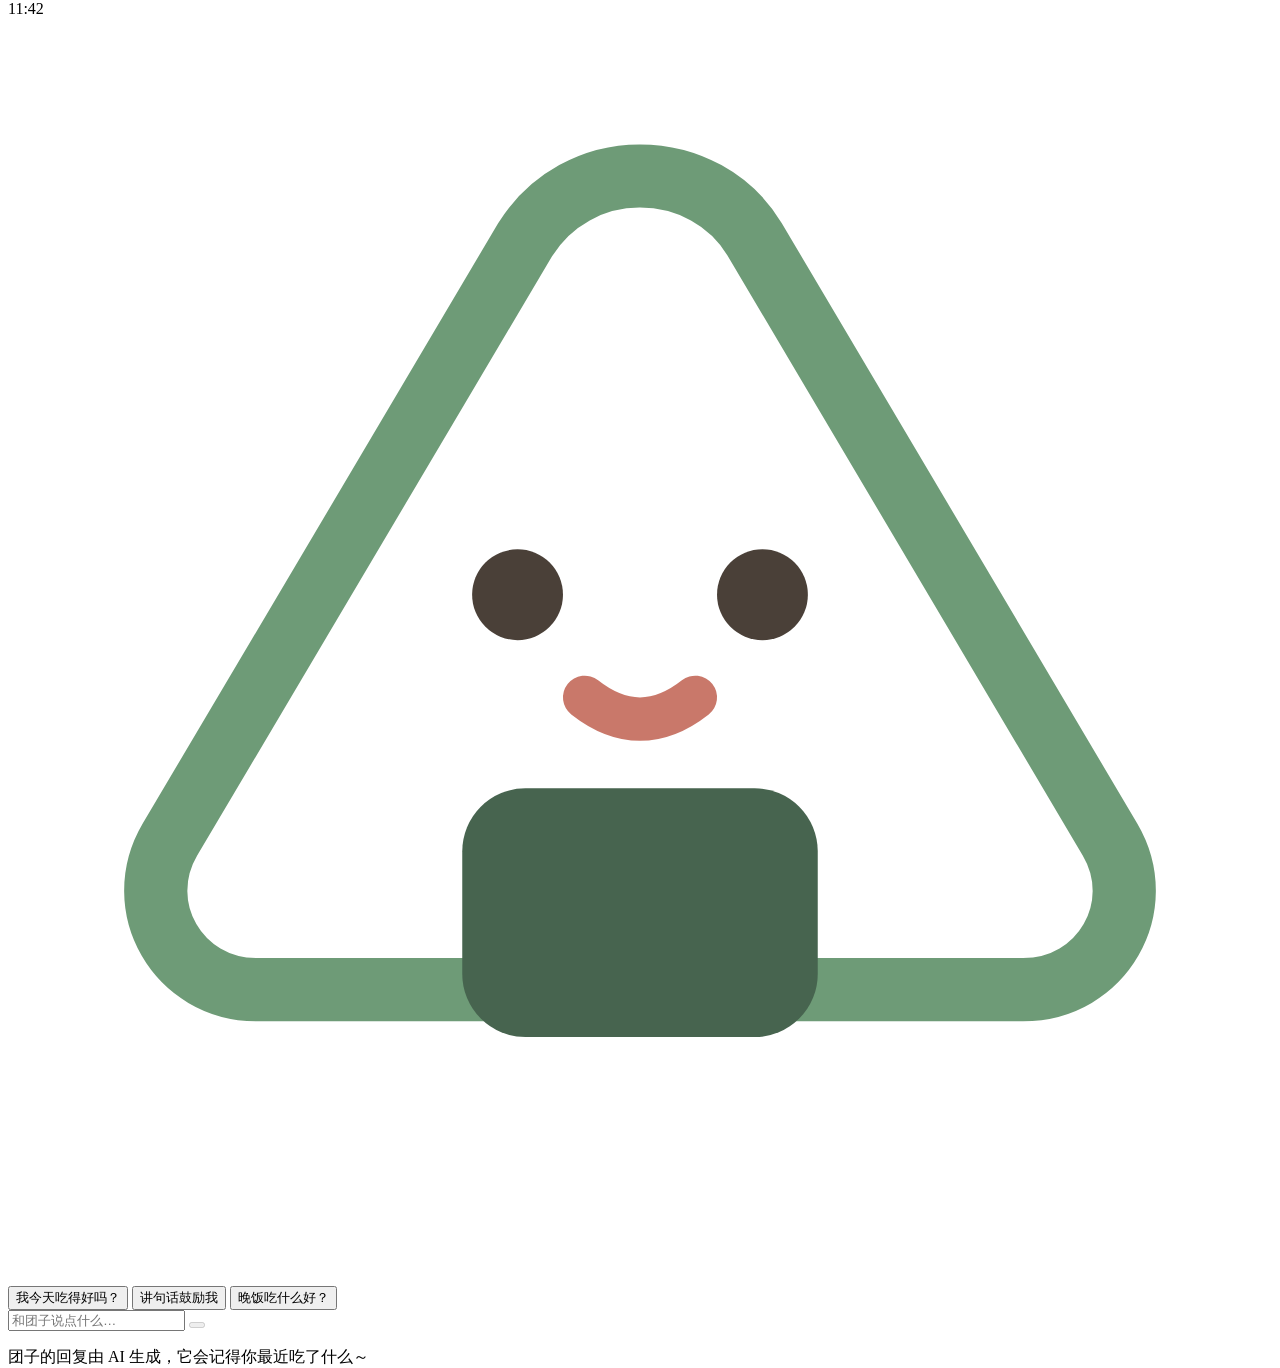
<file: projects/.cozeproj/prototype/web/chat.html>
<!DOCTYPE html>
<html lang="zh-CN">

<head>
  <meta charset="utf-8" />
  <meta name="viewport" content="width=device-width, initial-scale=1.0" />

  <!-- 字体：标题用圆润展示体 ZCOOL KuaiLe，正文用 Noto Sans SC（CN 代理） -->
  <link href="https://lf-code-agent.coze.cn/obj/x-ai-cn/fonts/google/google-all-fonts.css" rel="stylesheet" />

  <script src="https://lf-code-agent.coze.cn/obj/x-ai-cn/cdn/jquery/jquery-3.7.1.min.js"></script>
  <script src="https://lf-code-agent.coze.cn/obj/x-ai-cn/cdn/lucide/lucide-1.11.0.min.js"></script>
  <script src="https://lf-code-agent.coze.cn/obj/x-ai-cn/cdn/tailwindcss/tailwindcss-browser-4.2.4.min.js"></script>

  <style type="text/tailwindcss">
    @theme {
      /* === 品牌色：柔和抹茶绿 === */
      --color-primary:              #6E9B77;
      --color-primary-container:    #DCE9DA;
      --color-on-primary:           #FFFFFF;
      /* 点缀色：暖琥珀（蜜豆/鲑鱼）与 樱粉（装饰） */
      --color-accent:               #E5964E;
      --color-accent-container:     #F8E6D0;
      --color-sakura:               #F2BFB8;
      /* === 背景 / 表面：暖米纸色系（surface 保持暖中性） === */
      --color-background:                 #FAF4E8;
      --color-surface-container-lowest:   #FFFFFF;
      --color-surface:                    #FFFDF8;
      --color-surface-container:          #F4ECDC;
      --color-surface-container-high:     #EFE4D1;
      --color-surface-container-highest:  #E8DAC3;
      /* === 文字：暖棕（不用纯黑，更柔和） === */
      --color-on-surface:           #4A4038;
      --color-on-surface-variant:   #8C8070;
      /* === 功能色 === */
      --color-success:  #7BAE7F;
      --color-error:    #DE7668;
      --color-warning:  #E5A35B;
      /* === 边框：暖米 ghost border === */
      --color-outline:          #D9CDB6;
      --color-outline-variant:  #E8DECB;
      /* === 圆角：圆润可爱 === */
      --radius-sm:   0.5rem;
      --radius-md:   0.75rem;
      --radius-lg:   1rem;
      --radius-xl:   1.375rem;
      --radius-2xl:  1.75rem;
      --radius-full: 9999px;
      /* === 阴影：暖调柔影 === */
      --shadow-card:   0 3px 12px rgba(122, 98, 70, 0.10);
      --shadow-float:  0 14px 30px rgba(122, 98, 70, 0.15);
      --shadow-dialog: 0 26px 52px rgba(122, 98, 70, 0.20);
      /* === 字体 === */
      --font-sans:     "Noto Sans SC", system-ui, -apple-system, sans-serif;
      --font-display:  "ZCOOL KuaiLe", "Noto Sans SC", system-ui, sans-serif;
    }

    /* === 正在输入三点跳动动画 === */
    @keyframes typing-dot {
      0%, 60%, 100% { transform: translateY(0); opacity: 0.35; }
      30%           { transform: translateY(-4px); opacity: 1; }
    }
    .typing-dot {
      width: 7px;
      height: 7px;
      border-radius: 9999px;
      background: #8C8070;
      display: inline-block;
      animation: typing-dot 1.2s infinite ease-in-out;
    }
    .typing-dot:nth-child(2) { animation-delay: 0.15s; }
    .typing-dot:nth-child(3) { animation-delay: 0.30s; }

    /* 消息区滚动条柔和化 */
    #chat-messages::-webkit-scrollbar { width: 6px; }
    #chat-messages::-webkit-scrollbar-thumb { background: #E8DECB; border-radius: 9999px; }
    #chat-messages::-webkit-scrollbar-track { background: transparent; }
  </style>

  <!-- 图片兜底 -->
  <script>
    document.addEventListener('error', function (e) {
      const img = e.target;
      if (img.tagName !== 'IMG' || img.dataset.fallback) return;
      img.dataset.fallback = '1';
      const esc = s => s.replace(/&/g, '&amp;').replace(/</g, '&lt;').replace(/>/g, '&gt;');
      const cat = img.getAttribute('data-category') || '其他';
      const alt = img.getAttribute('alt') || '';
      const label = esc(alt.length > 8 ? alt.slice(0, 8) + '…' : alt);
      const icons = { '人物': '👤', '自然风景': '🏞', '动物': '🐾', '建筑城市': '🏙', '运动体育': '⚽', '交通工具': '🚗', '食物': '🍽', '服饰时尚': '👗', '商业科技': '💼', '游戏娱乐': '🎮', '艺术': '🎨', '其他': '🖼' };
      const icon = icons[cat] || '🖼';
      const w = img.width || 400, h = img.height || 300;
      const svg = `<svg xmlns="http://www.w3.org/2000/svg" width="${w}" height="${h}"><rect width="100%" height="100%" fill="%23f3f4f6"/><text x="50%" y="45%" text-anchor="middle" font-size="${Math.min(w, h) * 0.18}" dominant-baseline="central">${icon}</text><text x="50%" y="68%" text-anchor="middle" font-size="${Math.min(w, h) * 0.07}" fill="%239ca3af" font-family="system-ui,sans-serif" dominant-baseline="central">${label}</text></svg>`;
      img.src = 'data:image/svg+xml,' + svg;
    }, true);
  </script>
</head>

<body class="bg-background text-on-surface font-sans min-h-screen">

  <!-- @nav:start 导航组件（顶部导航，四个一级页面；子 Agent 按当前页设置激活态 aria-current="page"） -->
  <header class="bg-surface/85 backdrop-blur sticky top-0 z-40 border-b border-outline-variant/30">
    <div class="max-w-4xl mx-auto h-16 px-4 flex items-center justify-between">
      <a href="home.html" class="flex items-center gap-2 shrink-0">
        <!-- 手绘饭团小精灵 Logo -->
        <svg class="w-8 h-8" viewBox="0 0 32 32" fill="none" xmlns="http://www.w3.org/2000/svg" aria-hidden="true">
          <path d="M16 4c1.2 0 2.3.6 2.9 1.6l9 15.2c1 1.7-.2 3.8-2.2 3.8H6.3c-2 0-3.2-2.1-2.2-3.8l9-15.2A3.4 3.4 0 0 1 16 4Z" fill="#FFFFFF" stroke="#6E9B77" stroke-width="1.6" stroke-linejoin="round"/>
          <rect x="11.5" y="19.5" width="9" height="6.3" rx="1.6" fill="#47644F"/>
          <circle cx="12.9" cy="14.6" r="1.15" fill="#4A4038"/>
          <circle cx="19.1" cy="14.6" r="1.15" fill="#4A4038"/>
          <path d="M14.6 17.2q1.4 1.1 2.8 0" stroke="#C9786A" stroke-width="1.1" stroke-linecap="round" fill="none"/>
        </svg>
        <span class="font-display text-2xl text-primary tracking-wide">饭团小窝</span>
      </a>
      <nav class="flex items-center gap-1">
        <a href="home.html" class="flex items-center gap-1.5 px-3 py-2 rounded-full text-sm font-medium text-on-surface-variant hover:text-primary hover:bg-primary-container/50 transition-colors">
          <i data-lucide="home" class="w-4 h-4"></i>首页
        </a>
        <a href="stats.html" class="flex items-center gap-1.5 px-3 py-2 rounded-full text-sm font-medium text-on-surface-variant hover:text-primary hover:bg-primary-container/50 transition-colors">
          <i data-lucide="trending-up" class="w-4 h-4"></i>成长
        </a>
        <a href="diary.html" class="flex items-center gap-1.5 px-3 py-2 rounded-full text-sm font-medium text-on-surface-variant hover:text-primary hover:bg-primary-container/50 transition-colors">
          <i data-lucide="book-open" class="w-4 h-4"></i>日记
        </a>
        <a href="chat.html" aria-current="page" class="flex items-center gap-1.5 px-3 py-2 rounded-full text-sm font-medium text-primary bg-primary-container/60 transition-colors">
          <i data-lucide="message-circle" class="w-4 h-4"></i>陪伴
        </a>
      </nav>
    </div>
  </header>
  <!-- @nav:end 导航组件 -->

  <!-- @main-content:start -->
  <main class="max-w-4xl mx-auto px-4 py-6">

    <!-- 聊天大卡片：承载整个对话，高度约一屏 -->
    <section id="chat-card" class="bg-surface rounded-2xl shadow-card flex flex-col overflow-hidden"
             style="height: calc(100vh - 7.5rem); min-height: 560px;">

      <!-- 1) 顶部栏：团子头像 + 名字 + 在线状态 -->
      <div id="chat-header" class="flex items-center gap-3 px-5 py-3.5 border-b border-outline-variant/20 shrink-0">
        <!-- 手绘饭团小精灵头像（内嵌 SVG，幼年形态） -->
        <div class="w-11 h-11 rounded-full bg-primary-container/60 flex items-center justify-center shrink-0">
          <svg class="w-9 h-9" viewBox="0 0 32 32" fill="none" xmlns="http://www.w3.org/2000/svg" aria-label="团子头像">
            <path d="M16 4c1.2 0 2.3.6 2.9 1.6l9 15.2c1 1.7-.2 3.8-2.2 3.8H6.3c-2 0-3.2-2.1-2.2-3.8l9-15.2A3.4 3.4 0 0 1 16 4Z" fill="#FFFFFF" stroke="#6E9B77" stroke-width="1.6" stroke-linejoin="round"/>
            <rect x="11.5" y="19.5" width="9" height="6.3" rx="1.6" fill="#47644F"/>
            <circle cx="12.9" cy="14.6" r="1.15" fill="#4A4038"/>
            <circle cx="19.1" cy="14.6" r="1.15" fill="#4A4038"/>
            <path d="M14.6 17.2q1.4 1.1 2.8 0" stroke="#C9786A" stroke-width="1.1" stroke-linecap="round" fill="none"/>
            <circle cx="10.6" cy="16.4" r="1.3" fill="#F2BFB8" opacity="0.75"/>
            <circle cx="21.4" cy="16.4" r="1.3" fill="#F2BFB8" opacity="0.75"/>
          </svg>
        </div>
        <div class="flex flex-col gap-0.5 min-w-0">
          <div class="flex items-center gap-2">
            <span class="font-display text-xl text-on-surface leading-none">团子</span>
            <span class="inline-flex items-center gap-1 px-1.5 py-0.5 rounded-sm text-[11px] font-medium bg-accent-container text-accent">
              <i data-lucide="sparkles" class="w-3 h-3"></i>幼年小饭团
            </span>
          </div>
          <span class="text-xs text-on-surface-variant inline-flex items-center gap-1">
            <span class="w-1.5 h-1.5 rounded-full bg-success inline-block"></span>
            一直陪着你
          </span>
        </div>
        <div class="ml-auto flex items-center gap-1">
          <button id="btn-chat-more" type="button"
                  class="w-9 h-9 rounded-full flex items-center justify-center text-on-surface-variant hover:bg-surface-container transition-colors"
                  aria-label="更多">
            <i data-lucide="ellipsis" class="w-5 h-5"></i>
          </button>
        </div>
      </div>

      <!-- 2) 消息区：气泡流 -->
      <div id="chat-messages" class="flex-1 overflow-y-auto px-5 py-5 flex flex-col gap-4 bg-surface-container-lowest/40">

        <!-- 日期分隔 -->
        <div class="flex items-center gap-3 my-1">
          <span class="flex-1 h-px bg-outline-variant/40"></span>
          <span class="text-xs text-on-surface-variant">今天 · 午前</span>
          <span class="flex-1 h-px bg-outline-variant/40"></span>
        </div>

        <!-- 消息-宠物1：打招呼 -->
        <div class="flex items-end gap-2.5 max-w-[80%]">
          <div class="w-8 h-8 rounded-full bg-primary-container/60 flex items-center justify-center shrink-0">
            <svg class="w-6 h-6" viewBox="0 0 32 32" fill="none" xmlns="http://www.w3.org/2000/svg" aria-hidden="true">
              <path d="M16 4c1.2 0 2.3.6 2.9 1.6l9 15.2c1 1.7-.2 3.8-2.2 3.8H6.3c-2 0-3.2-2.1-2.2-3.8l9-15.2A3.4 3.4 0 0 1 16 4Z" fill="#FFFFFF" stroke="#6E9B77" stroke-width="1.6" stroke-linejoin="round"/>
              <rect x="11.5" y="19.5" width="9" height="6.3" rx="1.6" fill="#47644F"/>
              <circle cx="12.9" cy="14.6" r="1.15" fill="#4A4038"/>
              <circle cx="19.1" cy="14.6" r="1.15" fill="#4A4038"/>
              <path d="M14.6 17.2q1.4 1.1 2.8 0" stroke="#C9786A" stroke-width="1.1" stroke-linecap="round" fill="none"/>
            </svg>
          </div>
          <div class="flex flex-col gap-1">
            <div class="bg-surface-container text-on-surface rounded-2xl rounded-bl-md px-4 py-2.5 text-sm leading-relaxed shadow-card">
              你回来啦～今天有没有好好吃饭呀？
            </div>
            <span class="text-xs text-on-surface-variant pl-1">11:36</span>
          </div>
        </div>

        <!-- 消息-用户1 -->
        <div class="flex items-end justify-end gap-2.5 max-w-[80%] ml-auto">
          <div class="flex flex-col gap-1 items-end">
            <div class="bg-primary text-on-primary rounded-2xl rounded-br-md px-4 py-2.5 text-sm leading-relaxed shadow-card">
              在忙，晚点吃。
            </div>
            <span class="text-xs text-on-surface-variant pr-1">11:38</span>
          </div>
        </div>

        <!-- 消息-宠物2：催饭（带小图标提示） -->
        <div class="flex items-end gap-2.5 max-w-[85%]">
          <div class="w-8 h-8 rounded-full bg-primary-container/60 flex items-center justify-center shrink-0">
            <svg class="w-6 h-6" viewBox="0 0 32 32" fill="none" xmlns="http://www.w3.org/2000/svg" aria-hidden="true">
              <path d="M16 4c1.2 0 2.3.6 2.9 1.6l9 15.2c1 1.7-.2 3.8-2.2 3.8H6.3c-2 0-3.2-2.1-2.2-3.8l9-15.2A3.4 3.4 0 0 1 16 4Z" fill="#FFFFFF" stroke="#6E9B77" stroke-width="1.6" stroke-linejoin="round"/>
              <rect x="11.5" y="19.5" width="9" height="6.3" rx="1.6" fill="#47644F"/>
              <circle cx="12.9" cy="14.6" r="1.15" fill="#4A4038"/>
              <circle cx="19.1" cy="14.6" r="1.15" fill="#4A4038"/>
              <path d="M14.6 17.2q1.4 1.1 2.8 0" stroke="#C9786A" stroke-width="1.1" stroke-linecap="round" fill="none"/>
            </svg>
          </div>
          <div class="flex flex-col gap-1">
            <div class="bg-surface-container text-on-surface rounded-2xl rounded-bl-md px-4 py-2.5 text-sm leading-relaxed shadow-card">
              好像……快到午饭时间了？<br/>你不吃的话，我也会饿扁扁的……
            </div>
            <span class="text-xs text-on-surface-variant pl-1 inline-flex items-center gap-1">
              <i data-lucide="utensils" class="w-3 h-3 text-accent"></i>11:40 · 该吃午饭啦
            </span>
          </div>
        </div>

        <!-- 消息-宠物3：记忆（昨晚的饭） -->
        <div class="flex items-end gap-2.5 max-w-[85%]">
          <div class="w-8 h-8 rounded-full bg-primary-container/60 flex items-center justify-center shrink-0">
            <svg class="w-6 h-6" viewBox="0 0 32 32" fill="none" xmlns="http://www.w3.org/2000/svg" aria-hidden="true">
              <path d="M16 4c1.2 0 2.3.6 2.9 1.6l9 15.2c1 1.7-.2 3.8-2.2 3.8H6.3c-2 0-3.2-2.1-2.2-3.8l9-15.2A3.4 3.4 0 0 1 16 4Z" fill="#FFFFFF" stroke="#6E9B77" stroke-width="1.6" stroke-linejoin="round"/>
              <rect x="11.5" y="19.5" width="9" height="6.3" rx="1.6" fill="#47644F"/>
              <circle cx="12.9" cy="14.6" r="1.15" fill="#4A4038"/>
              <circle cx="19.1" cy="14.6" r="1.15" fill="#4A4038"/>
              <path d="M14.6 17.2q1.4 1.1 2.8 0" stroke="#C9786A" stroke-width="1.1" stroke-linecap="round" fill="none"/>
            </svg>
          </div>
          <div class="flex flex-col gap-1">
            <div class="bg-surface-container text-on-surface rounded-2xl rounded-bl-md px-4 py-2.5 text-sm leading-relaxed shadow-card">
              对啦，昨晚你吃了番茄牛腩煲，听起来超好吃！
            </div>
            <span class="text-xs text-on-surface-variant pl-1">11:41</span>
          </div>
        </div>

        <!-- 消息-用户2 -->
        <div class="flex items-end justify-end gap-2.5 max-w-[80%] ml-auto">
          <div class="flex flex-col gap-1 items-end">
            <div class="bg-primary text-on-primary rounded-2xl rounded-br-md px-4 py-2.5 text-sm leading-relaxed shadow-card">
              好啦好啦，这就去点个照烧鸡腿饭。
            </div>
            <span class="text-xs text-on-surface-variant pr-1">11:42</span>
          </div>
        </div>

        <!-- 消息-宠物4：开心回应 -->
        <div class="flex items-end gap-2.5 max-w-[85%]">
          <div class="w-8 h-8 rounded-full bg-primary-container/60 flex items-center justify-center shrink-0">
            <svg class="w-6 h-6" viewBox="0 0 32 32" fill="none" xmlns="http://www.w3.org/2000/svg" aria-hidden="true">
              <path d="M16 4c1.2 0 2.3.6 2.9 1.6l9 15.2c1 1.7-.2 3.8-2.2 3.8H6.3c-2 0-3.2-2.1-2.2-3.8l9-15.2A3.4 3.4 0 0 1 16 4Z" fill="#FFFFFF" stroke="#6E9B77" stroke-width="1.6" stroke-linejoin="round"/>
              <rect x="11.5" y="19.5" width="9" height="6.3" rx="1.6" fill="#47644F"/>
              <path d="M12.4 14.2q.6-.9 1.2 0" stroke="#4A4038" stroke-width="1.1" stroke-linecap="round" fill="none"/>
              <path d="M18.4 14.2q.6-.9 1.2 0" stroke="#4A4038" stroke-width="1.1" stroke-linecap="round" fill="none"/>
              <path d="M13.8 16.8q2.2 2 4.4 0" stroke="#C9786A" stroke-width="1.2" stroke-linecap="round" fill="none"/>
              <circle cx="10.6" cy="16.4" r="1.3" fill="#F2BFB8" opacity="0.8"/>
              <circle cx="21.4" cy="16.4" r="1.3" fill="#F2BFB8" opacity="0.8"/>
            </svg>
          </div>
          <div class="flex flex-col gap-1">
            <div class="bg-surface-container text-on-surface rounded-2xl rounded-bl-md px-4 py-2.5 text-sm leading-relaxed shadow-card">
              耶！那我也开动啦～<br/>记得细嚼慢咽哦。
            </div>
            <span class="text-xs text-on-surface-variant pl-1">11:42</span>
          </div>
        </div>

        <!-- 消息-宠物：正在输入（流式回复占位，三点跳动） -->
        <div id="typing-indicator" class="flex items-end gap-2.5 max-w-[80%]">
          <div class="w-8 h-8 rounded-full bg-primary-container/60 flex items-center justify-center shrink-0">
            <svg class="w-6 h-6" viewBox="0 0 32 32" fill="none" xmlns="http://www.w3.org/2000/svg" aria-hidden="true">
              <path d="M16 4c1.2 0 2.3.6 2.9 1.6l9 15.2c1 1.7-.2 3.8-2.2 3.8H6.3c-2 0-3.2-2.1-2.2-3.8l9-15.2A3.4 3.4 0 0 1 16 4Z" fill="#FFFFFF" stroke="#6E9B77" stroke-width="1.6" stroke-linejoin="round"/>
              <rect x="11.5" y="19.5" width="9" height="6.3" rx="1.6" fill="#47644F"/>
              <circle cx="12.9" cy="14.6" r="1.15" fill="#4A4038"/>
              <circle cx="19.1" cy="14.6" r="1.15" fill="#4A4038"/>
              <path d="M14.6 17.2q1.4 1.1 2.8 0" stroke="#C9786A" stroke-width="1.1" stroke-linecap="round" fill="none"/>
            </svg>
          </div>
          <div class="bg-surface-container rounded-2xl rounded-bl-md px-4 py-3 shadow-card flex items-center gap-1.5">
            <span class="typing-dot"></span>
            <span class="typing-dot"></span>
            <span class="typing-dot"></span>
          </div>
        </div>

      </div>

      <!-- 3) 底部输入区 -->
      <div id="chat-input-area" class="shrink-0 px-5 pt-3 pb-4 border-t border-outline-variant/20 bg-surface">

        <!-- 快捷问题胶囊 -->
        <div id="quick-questions" class="flex flex-wrap gap-2 mb-3">
          <button type="button" data-quick="我今天吃得好吗？"
                  class="quick-chip inline-flex items-center gap-1.5 px-3 py-1.5 rounded-full bg-accent-container/70 text-accent text-xs font-medium hover:bg-accent-container active:scale-[0.97] transition-all">
            <i data-lucide="salad" class="w-3.5 h-3.5"></i>我今天吃得好吗？
          </button>
          <button type="button" data-quick="讲句话鼓励我"
                  class="quick-chip inline-flex items-center gap-1.5 px-3 py-1.5 rounded-full bg-primary-container/70 text-primary text-xs font-medium hover:bg-primary-container active:scale-[0.97] transition-all">
            <i data-lucide="heart" class="w-3.5 h-3.5"></i>讲句话鼓励我
          </button>
          <button type="button" data-quick="晚饭吃什么好？"
                  class="quick-chip inline-flex items-center gap-1.5 px-3 py-1.5 rounded-full bg-surface-container-high text-on-surface-variant text-xs font-medium hover:bg-surface-container-highest active:scale-[0.97] transition-all">
            <i data-lucide="utensils" class="w-3.5 h-3.5"></i>晚饭吃什么好？
          </button>
        </div>

        <!-- 输入框 + 发送按钮 -->
        <div class="flex items-center gap-2">
          <input id="chat-input" type="text" maxlength="100"
                 placeholder="和团子说点什么…"
                 class="flex-1 bg-surface-container border-none rounded-full px-5 py-3 text-sm text-on-surface placeholder:text-on-surface-variant/60 focus:outline-none focus:ring-2 focus:ring-primary/30 transition-colors" />
          <button id="btn-send" type="button"
                  class="w-11 h-11 rounded-full bg-primary text-on-primary flex items-center justify-center shrink-0 hover:opacity-90 active:scale-95 transition-all disabled:opacity-40 disabled:cursor-not-allowed"
                  aria-label="发送" disabled>
            <i data-lucide="send-horizontal" class="w-5 h-5"></i>
          </button>
        </div>
        <p class="text-[11px] text-on-surface-variant/70 mt-2 text-center">团子的回复由 AI 生成，它会记得你最近吃了什么～</p>
      </div>

    </section>

  </main>
  <!-- @main-content:end -->

  <script>
    $(function () {
      var $messages = $('#chat-messages');
      var $input = $('#chat-input');
      var $send = $('#btn-send');
      var $typing = $('#typing-indicator');

      // 滚动到底部
      function scrollToBottom() {
        $messages.scrollTop($messages[0].scrollHeight);
      }
      scrollToBottom();

      // 当前时间 HH:MM
      function nowTime() {
        var d = new Date();
        var h = String(d.getHours()).padStart(2, '0');
        var m = String(d.getMinutes()).padStart(2, '0');
        return h + ':' + m;
      }

      // 团子头像 SVG（消息气泡复用）
      function petAvatar(svgInner) {
        return '<div class="w-8 h-8 rounded-full bg-primary-container/60 flex items-center justify-center shrink-0">' +
                 '<svg class="w-6 h-6" viewBox="0 0 32 32" fill="none" xmlns="http://www.w3.org/2000/svg" aria-hidden="true">' +
                  '<path d="M16 4c1.2 0 2.3.6 2.9 1.6l9 15.2c1 1.7-.2 3.8-2.2 3.8H6.3c-2 0-3.2-2.1-2.2-3.8l9-15.2A3.4 3.4 0 0 1 16 4Z" fill="#FFFFFF" stroke="#6E9B77" stroke-width="1.6" stroke-linejoin="round"/>' +
                  '<rect x="11.5" y="19.5" width="9" height="6.3" rx="1.6" fill="#47644F"/>' +
                  svgInner +
                 '</svg>' +
               '</div>';
      }
      var petFace = '<circle cx="12.9" cy="14.6" r="1.15" fill="#4A4038"/>' +
                    '<circle cx="19.1" cy="14.6" r="1.15" fill="#4A4038"/>' +
                    '<path d="M14.6 17.2q1.4 1.1 2.8 0" stroke="#C9786A" stroke-width="1.1" stroke-linecap="round" fill="none"/>';

      // 追加用户气泡
      function appendUser(text) {
        var html =
          '<div class="flex items-end justify-end gap-2.5 max-w-[80%] ml-auto user-msg">' +
            '<div class="flex flex-col gap-1 items-end">' +
              '<div class="bg-primary text-on-primary rounded-2xl rounded-br-md px-4 py-2.5 text-sm leading-relaxed shadow-card"></div>' +
              '<span class="text-xs text-on-surface-variant pr-1">' + nowTime() + '</span>' +
            '</div>' +
          '</div>';
        var $node = $(html);
        $node.find('.shadow-card').text(text);
        $typing.before($node);
        scrollToBottom();
      }

      // 追加宠物气泡
      function appendPet(text) {
        var html =
          '<div class="flex items-end gap-2.5 max-w-[85%] pet-msg">' +
            petAvatar(petFace) +
            '<div class="flex flex-col gap-1">' +
              '<div class="bg-surface-container text-on-surface rounded-2xl rounded-bl-md px-4 py-2.5 text-sm leading-relaxed shadow-card"></div>' +
              '<span class="text-xs text-on-surface-variant pl-1">' + nowTime() + '</span>' +
            '</div>' +
          '</div>';
        var $node = $(html);
        $node.find('.shadow-card').text(text);
        $typing.before($node);
        scrollToBottom();
      }

      // 根据用户文本给出一句简短软萌回复（前端演示用，不调接口）
      function petReply(text) {
        var t = text;
        if (t.indexOf('鼓励') !== -1) {
          return '你今天也超努力的！好好吃饭，就是最棒的事～';
        }
        if (t.indexOf('晚饭') !== -1 || t.indexOf('晚餐') !== -1) {
          return '晚饭想吃热乎的吗？来碗蔬菜乌冬面怎么样，暖呼呼的～';
        }
        if (t.indexOf('吃得好') !== -1 || t.indexOf('今天') !== -1) {
          return '你今天还缺一顿午饭哦，吃完我就给你打满分！';
        }
        if (t.indexOf('饿') !== -1) {
          return '那我们一起吃！你吃一口，我就长大一点点～';
        }
        return '嗯嗯，我在听呢～不过先要记得吃饭饭呀。';
      }

      // 发送消息（前端演示）
      // 完整产品行为（后续接入 /api/chat SSE）：
      // 1. 取输入文本，非空则追加为右侧用户气泡并清空输入、禁用发送
      // 2. 显示"正在输入"气泡，POST /api/chat { content, petState, history }
      // 3. 以 SSE 流式接收回复，在宠物气泡内打字机逐字渲染（替换 typing 占位）
      // 4. 结束后保存消息到 localStorage（最近 N 轮），恢复输入可用
      // 5. 若回复涉及"吃饭/点餐"，可联动提示去首页喂饭打卡
      function sendMessage(text) {
        if (!text || !text.trim()) return;
        text = text.trim();
        appendUser(text);
        $input.val('');
        $send.prop('disabled', true);
        $typing.show();
        scrollToBottom();

        // 演示：延迟后给出一句本地 mock 回复
        setTimeout(function () {
          $typing.hide();
          appendPet(petReply(text));
          $input.focus();
        }, 1400);
      }

      // 输入框：有内容才启用发送按钮
      $input.on('input', function () {
        $send.prop('disabled', !$(this).val().trim());
      });

      // 回车发送
      $input.on('keydown', function (e) {
        if (e.key === 'Enter' && !$send.prop('disabled')) {
          e.preventDefault();
          sendMessage($input.val());
        }
      });

      // 点击发送
      $send.on('click', function () {
        sendMessage($input.val());
      });

      // 快捷问题胶囊：点击后把问题填入输入框并直接发送（视觉反馈 + 演示）
      $('#quick-questions').on('click', '.quick-chip', function () {
        var q = $(this).data('quick');
        var $chip = $(this);
        $chip.addClass('ring-2 ring-primary/30');
        setTimeout(function () { $chip.removeClass('ring-2 ring-primary/30'); }, 400);
        $input.val(q);
        $send.prop('disabled', false);
        sendMessage(q);
      });

      // 更多按钮 - 点击后应实现：
      // 弹出菜单（清空聊天记录 / 导出对话 / 消息提醒设置）；
      // "清空聊天记录"需二次确认后移除所有动态消息并恢复团子主动打招呼；
      // 当前原型仅绑定入口。
      $('#btn-chat-more').on('click', function () {
        console.log('聊天更多菜单：清空记录 / 导出对话 / 提醒设置');
      });
    });
  </script>

  <script>lucide.createIcons();</script>
</body>

</html>
</file>
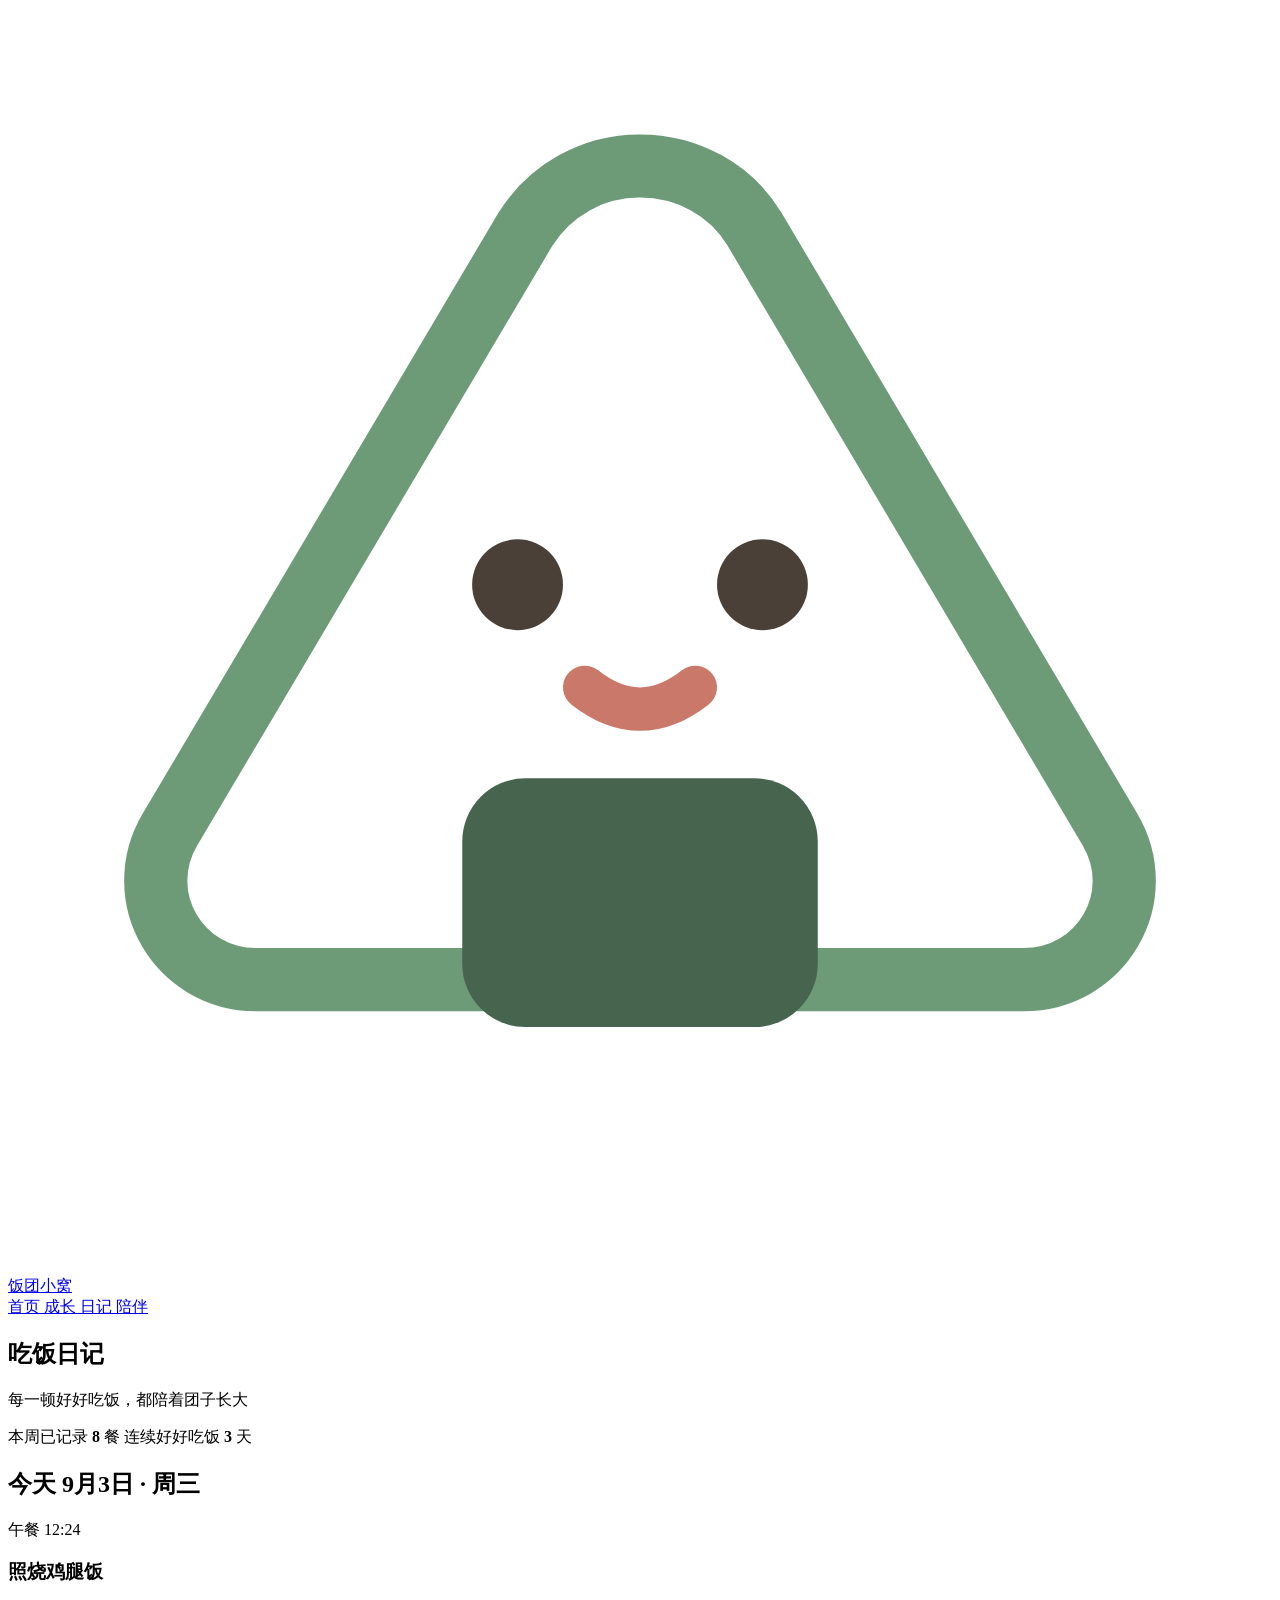
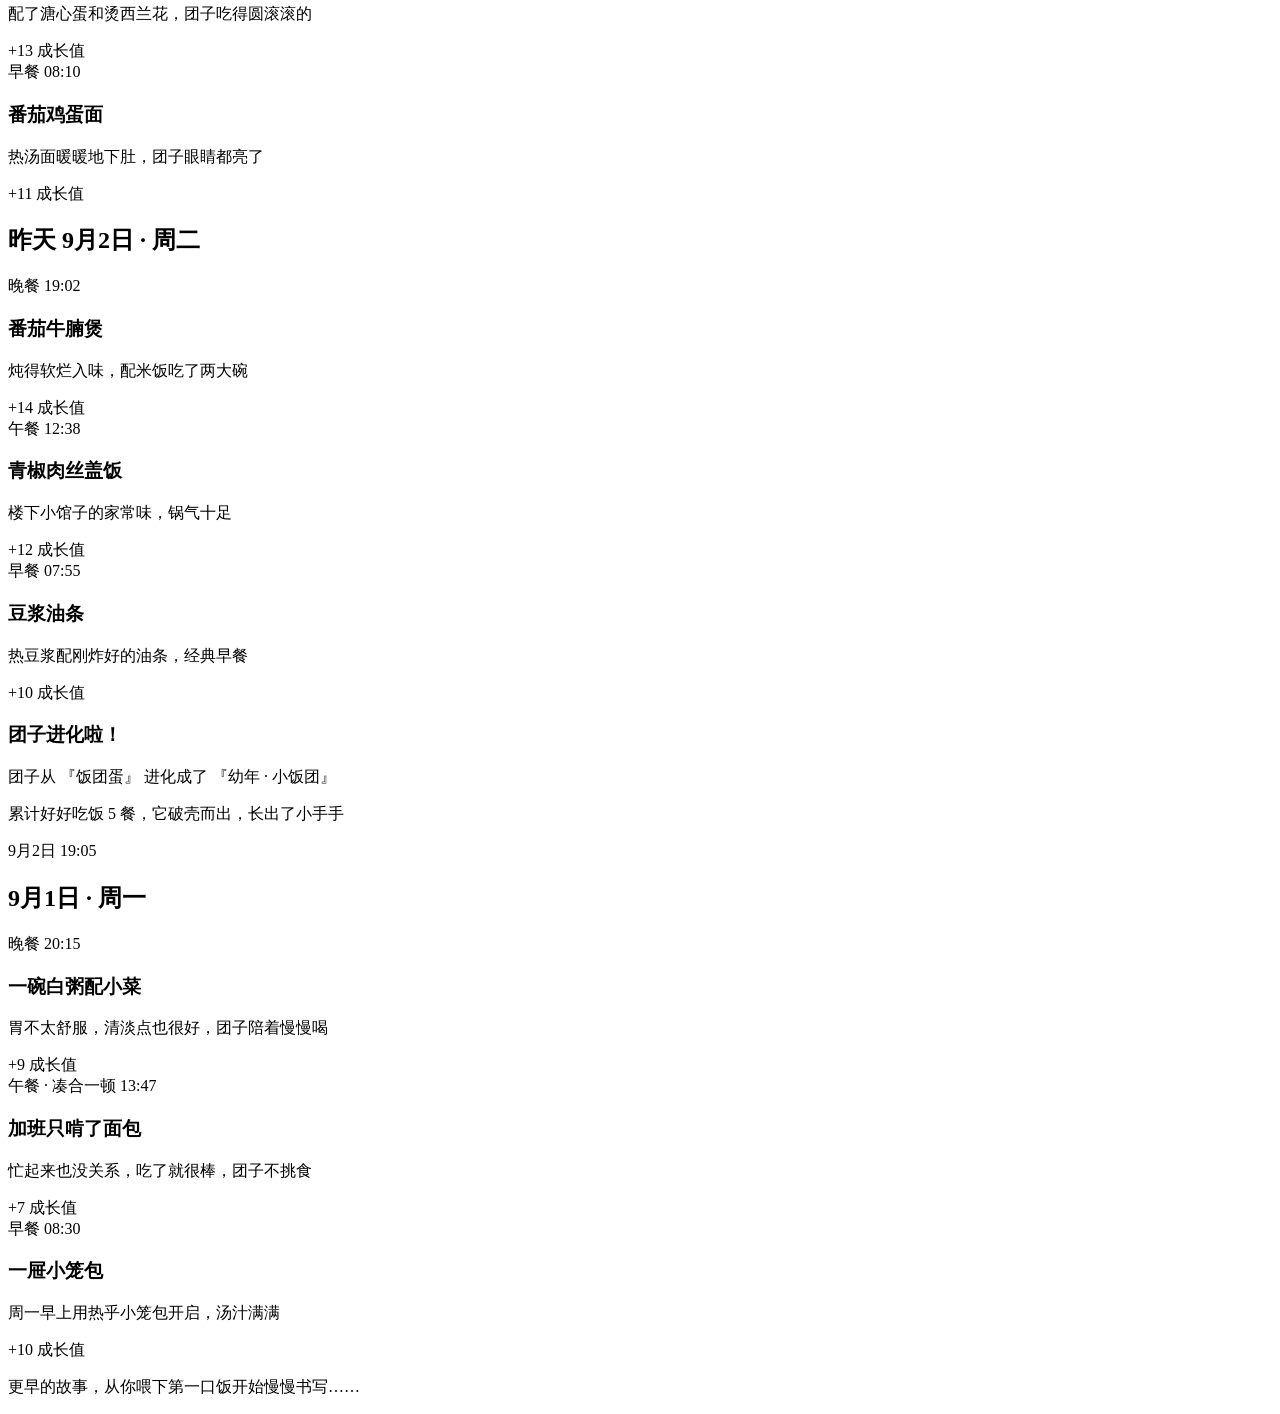
<file: projects/.cozeproj/prototype/web/diary.html>
<!DOCTYPE html>
<html lang="zh-CN">

<head>
  <meta charset="utf-8" />
  <meta name="viewport" content="width=device-width, initial-scale=1.0" />

  <!-- 字体：标题用圆润展示体 ZCOOL KuaiLe，正文用 Noto Sans SC（CN 代理） -->
  <link href="https://lf-code-agent.coze.cn/obj/x-ai-cn/fonts/google/google-all-fonts.css" rel="stylesheet" />

  <script src="https://lf-code-agent.coze.cn/obj/x-ai-cn/cdn/jquery/jquery-3.7.1.min.js"></script>
  <script src="https://lf-code-agent.coze.cn/obj/x-ai-cn/cdn/lucide/lucide-1.11.0.min.js"></script>
  <script src="https://lf-code-agent.coze.cn/obj/x-ai-cn/cdn/tailwindcss/tailwindcss-browser-4.2.4.min.js"></script>

  <style type="text/tailwindcss">
    @theme {
      /* === 品牌色：柔和抹茶绿 === */
      --color-primary:              #6E9B77;
      --color-primary-container:    #DCE9DA;
      --color-on-primary:           #FFFFFF;
      /* 点缀色：暖琥珀（蜜豆/鲑鱼）与 樱粉（装饰） */
      --color-accent:               #E5964E;
      --color-accent-container:     #F8E6D0;
      --color-sakura:               #F2BFB8;
      /* === 背景 / 表面：暖米纸色系（surface 保持暖中性） === */
      --color-background:                 #FAF4E8;
      --color-surface-container-lowest:   #FFFFFF;
      --color-surface:                    #FFFDF8;
      --color-surface-container:          #F4ECDC;
      --color-surface-container-high:     #EFE4D1;
      --color-surface-container-highest:  #E8DAC3;
      /* === 文字：暖棕（不用纯黑，更柔和） === */
      --color-on-surface:           #4A4038;
      --color-on-surface-variant:   #8C8070;
      /* === 功能色 === */
      --color-success:  #7BAE7F;
      --color-error:    #DE7668;
      --color-warning:  #E5A35B;
      /* === 边框：暖米 ghost border === */
      --color-outline:          #D9CDB6;
      --color-outline-variant:  #E8DECB;
      /* === 圆角：圆润可爱 === */
      --radius-sm:   0.5rem;
      --radius-md:   0.75rem;
      --radius-lg:   1rem;
      --radius-xl:   1.375rem;
      --radius-2xl:  1.75rem;
      --radius-full: 9999px;
      /* === 阴影：暖调柔影 === */
      --shadow-card:   0 3px 12px rgba(122, 98, 70, 0.10);
      --shadow-float:  0 14px 30px rgba(122, 98, 70, 0.15);
      --shadow-dialog: 0 26px 52px rgba(122, 98, 70, 0.20);
      /* === 字体 === */
      --font-sans:     "Noto Sans SC", system-ui, -apple-system, sans-serif;
      --font-display:  "ZCOOL KuaiLe", "Noto Sans SC", system-ui, sans-serif;
    }
  </style>

  <!-- 图片兜底 -->
  <script>
    document.addEventListener('error', function (e) {
      const img = e.target;
      if (img.tagName !== 'IMG' || img.dataset.fallback) return;
      img.dataset.fallback = '1';
      const esc = s => s.replace(/&/g, '&amp;').replace(/</g, '&lt;').replace(/>/g, '&gt;');
      const cat = img.getAttribute('data-category') || '其他';
      const alt = img.getAttribute('alt') || '';
      const label = esc(alt.length > 8 ? alt.slice(0, 8) + '…' : alt);
      const icons = { '人物': '👤', '自然风景': '🏞', '动物': '🐾', '建筑城市': '🏙', '运动体育': '⚽', '交通工具': '🚗', '食物': '🍽', '服饰时尚': '👗', '商业科技': '💼', '游戏娱乐': '🎮', '艺术': '🎨', '其他': '🖼' };
      const icon = icons[cat] || '🖼';
      const w = img.width || 400, h = img.height || 400;
      const svg = `<svg xmlns="http://www.w3.org/2000/svg" width="${w}" height="${h}"><rect width="100%" height="100%" fill="%23f3f4f6"/><text x="50%" y="45%" text-anchor="middle" font-size="${Math.min(w, h) * 0.18}" dominant-baseline="central">${icon}</text><text x="50%" y="68%" text-anchor="middle" font-size="${Math.min(w, h) * 0.07}" fill="%239ca3af" font-family="system-ui,sans-serif" dominant-baseline="central">${label}</text></svg>`;
      img.src = 'data:image/svg+xml,' + svg;
    }, true);
  </script>
</head>

<body class="bg-background text-on-surface font-sans min-h-screen">

  <!-- @nav:start 导航组件（顶部导航，四个一级页面；子 Agent 按当前页设置激活态 aria-current="page"） -->
  <header class="bg-surface/85 backdrop-blur sticky top-0 z-40 border-b border-outline-variant/30">
    <div class="max-w-4xl mx-auto h-16 px-4 flex items-center justify-between">
      <a href="home.html" class="flex items-center gap-2 shrink-0">
        <!-- 手绘饭团小精灵 Logo -->
        <svg class="w-8 h-8" viewBox="0 0 32 32" fill="none" xmlns="http://www.w3.org/2000/svg" aria-hidden="true">
          <path d="M16 4c1.2 0 2.3.6 2.9 1.6l9 15.2c1 1.7-.2 3.8-2.2 3.8H6.3c-2 0-3.2-2.1-2.2-3.8l9-15.2A3.4 3.4 0 0 1 16 4Z" fill="#FFFFFF" stroke="#6E9B77" stroke-width="1.6" stroke-linejoin="round"/>
          <rect x="11.5" y="19.5" width="9" height="6.3" rx="1.6" fill="#47644F"/>
          <circle cx="12.9" cy="14.6" r="1.15" fill="#4A4038"/>
          <circle cx="19.1" cy="14.6" r="1.15" fill="#4A4038"/>
          <path d="M14.6 17.2q1.4 1.1 2.8 0" stroke="#C9786A" stroke-width="1.1" stroke-linecap="round" fill="none"/>
        </svg>
        <span class="font-display text-2xl text-primary tracking-wide">饭团小窝</span>
      </a>
      <nav class="flex items-center gap-1">
        <a href="home.html" class="flex items-center gap-1.5 px-3 py-2 rounded-full text-sm font-medium text-on-surface-variant hover:text-primary hover:bg-primary-container/50 transition-colors">
          <i data-lucide="home" class="w-4 h-4"></i>首页
        </a>
        <a href="stats.html" class="flex items-center gap-1.5 px-3 py-2 rounded-full text-sm font-medium text-on-surface-variant hover:text-primary hover:bg-primary-container/50 transition-colors">
          <i data-lucide="trending-up" class="w-4 h-4"></i>成长
        </a>
        <a href="diary.html" aria-current="page" class="flex items-center gap-1.5 px-3 py-2 rounded-full text-sm font-medium text-primary bg-primary-container/60 transition-colors">
          <i data-lucide="book-open" class="w-4 h-4"></i>日记
        </a>
        <a href="chat.html" class="flex items-center gap-1.5 px-3 py-2 rounded-full text-sm font-medium text-on-surface-variant hover:text-primary hover:bg-primary-container/50 transition-colors">
          <i data-lucide="message-circle" class="w-4 h-4"></i>陪伴
        </a>
      </nav>
    </div>
  </header>
  <!-- @nav:end 导航组件 -->

  <!-- @main-content:start -->
  <main class="max-w-4xl mx-auto px-4 py-8">

    <!-- 页头：标题 + 副标题 -->
    <section id="diary-header" class="flex flex-wrap items-end justify-between gap-4">
      <div class="flex flex-col gap-1">
        <h1 class="font-display text-2xl text-on-surface tracking-wide">吃饭日记</h1>
        <p class="text-sm text-on-surface-variant">每一顿好好吃饭，都陪着团子长大</p>
      </div>
      <!-- 本周统计小条 -->
      <div id="week-stats" class="flex items-center gap-4 bg-surface rounded-full shadow-card px-4 py-2">
        <span class="flex items-center gap-1.5 text-sm text-on-surface-variant">
          <i data-lucide="calendar-heart" class="w-4 h-4 text-primary"></i>
          本周已记录
          <strong id="week-meal-count" class="text-sm font-semibold text-primary">8</strong>
          餐
        </span>
        <span class="w-px h-4 bg-outline-variant/60" aria-hidden="true"></span>
        <span class="flex items-center gap-1.5 text-sm text-on-surface-variant">
          <i data-lucide="flame" class="w-4 h-4 text-accent"></i>
          连续好好吃饭
          <strong id="streak-days" class="text-sm font-semibold text-accent">3</strong>
          天
        </span>
      </div>
    </section>

    <!-- 时间线：左侧柔和竖线 -->
    <section id="diary-timeline" class="relative mt-8 pl-8">
      <!-- 竖向时间线（柔和米褐，ghost 线） -->
      <span class="absolute left-[11px] top-2 bottom-2 w-0.5 bg-outline-variant/70 rounded-full" aria-hidden="true"></span>

      <!-- ========== 分组：今天 9月3日 · 周三 ========== -->
      <div class="timeline-group" data-date="0903">
        <!-- 日期节点：primary 圆点 -->
        <div class="relative flex items-center gap-3 -ml-8 mb-4">
          <span class="z-10 w-6 h-6 rounded-full bg-primary flex items-center justify-center shadow-card shrink-0">
            <i data-lucide="sun" class="w-3.5 h-3.5 text-on-primary"></i>
          </span>
          <h2 class="font-display text-lg text-on-surface tracking-wide">今天 <span class="text-on-surface-variant text-sm font-sans font-normal">9月3日 · 周三</span></h2>
        </div>

        <div class="flex flex-col gap-3 mb-10">
          <!-- 列表-今天-午餐：照烧鸡腿饭 -->
          <article id="meal-0903-lunch" class="meal-card group bg-surface rounded-lg shadow-card p-4 flex items-center gap-4 hover:shadow-float transition-shadow">
            <span class="w-10 h-10 rounded-full bg-accent-container flex items-center justify-center shrink-0">
              <i data-lucide="utensils" class="w-5 h-5 text-accent"></i>
            </span>
            <div class="flex-1 min-w-0 flex flex-col gap-0.5">
              <div class="flex items-center gap-2">
                <span class="inline-flex items-center px-2 py-0.5 rounded-full text-xs font-medium bg-accent-container/70 text-accent">午餐</span>
                <span class="text-xs text-on-surface-variant">12:24</span>
              </div>
              <h3 class="text-base font-semibold text-on-surface truncate">照烧鸡腿饭</h3>
              <p class="text-xs text-on-surface-variant">配了溏心蛋和烫西兰花，团子吃得圆滚滚的</p>
            </div>
            <span class="inline-flex items-center gap-1 px-2.5 py-1 rounded-full text-xs font-semibold bg-primary-container/70 text-primary shrink-0">
              <i data-lucide="sprout" class="w-3.5 h-3.5"></i>+13 成长值
            </span>
          </article>

          <!-- 列表-今天-早餐：番茄鸡蛋面 -->
          <article id="meal-0903-breakfast" class="meal-card group bg-surface rounded-lg shadow-card p-4 flex items-center gap-4 hover:shadow-float transition-shadow">
            <span class="w-10 h-10 rounded-full bg-primary-container flex items-center justify-center shrink-0">
              <i data-lucide="coffee" class="w-5 h-5 text-primary"></i>
            </span>
            <div class="flex-1 min-w-0 flex flex-col gap-0.5">
              <div class="flex items-center gap-2">
                <span class="inline-flex items-center px-2 py-0.5 rounded-full text-xs font-medium bg-primary-container/70 text-primary">早餐</span>
                <span class="text-xs text-on-surface-variant">08:10</span>
              </div>
              <h3 class="text-base font-semibold text-on-surface truncate">番茄鸡蛋面</h3>
              <p class="text-xs text-on-surface-variant">热汤面暖暖地下肚，团子眼睛都亮了</p>
            </div>
            <span class="inline-flex items-center gap-1 px-2.5 py-1 rounded-full text-xs font-semibold bg-primary-container/70 text-primary shrink-0">
              <i data-lucide="sprout" class="w-3.5 h-3.5"></i>+11 成长值
            </span>
          </article>
        </div>
      </div>

      <!-- ========== 分组：昨天 9月2日 · 周二 ========== -->
      <div class="timeline-group" data-date="0902">
        <!-- 日期节点：primary 圆点 -->
        <div class="relative flex items-center gap-3 -ml-8 mb-4">
          <span class="z-10 w-6 h-6 rounded-full bg-primary flex items-center justify-center shadow-card shrink-0">
            <i data-lucide="cloud-sun" class="w-3.5 h-3.5 text-on-primary"></i>
          </span>
          <h2 class="font-display text-lg text-on-surface tracking-wide">昨天 <span class="text-on-surface-variant text-sm font-sans font-normal">9月2日 · 周二</span></h2>
        </div>

        <div class="flex flex-col gap-3 mb-6">
          <!-- 列表-昨天-晚餐：番茄牛腩煲 -->
          <article id="meal-0902-dinner" class="meal-card group bg-surface rounded-lg shadow-card p-4 flex items-center gap-4 hover:shadow-float transition-shadow">
            <span class="w-10 h-10 rounded-full bg-sakura/30 flex items-center justify-center shrink-0">
              <i data-lucide="moon" class="w-5 h-5 text-[#C9786A]"></i>
            </span>
            <div class="flex-1 min-w-0 flex flex-col gap-0.5">
              <div class="flex items-center gap-2">
                <span class="inline-flex items-center px-2 py-0.5 rounded-full text-xs font-medium bg-sakura/30 text-[#C9786A]">晚餐</span>
                <span class="text-xs text-on-surface-variant">19:02</span>
              </div>
              <h3 class="text-base font-semibold text-on-surface truncate">番茄牛腩煲</h3>
              <p class="text-xs text-on-surface-variant">炖得软烂入味，配米饭吃了两大碗</p>
            </div>
            <span class="inline-flex items-center gap-1 px-2.5 py-1 rounded-full text-xs font-semibold bg-primary-container/70 text-primary shrink-0">
              <i data-lucide="sprout" class="w-3.5 h-3.5"></i>+14 成长值
            </span>
          </article>

          <!-- 列表-昨天-午餐：青椒肉丝盖饭 -->
          <article id="meal-0902-lunch" class="meal-card group bg-surface rounded-lg shadow-card p-4 flex items-center gap-4 hover:shadow-float transition-shadow">
            <span class="w-10 h-10 rounded-full bg-accent-container flex items-center justify-center shrink-0">
              <i data-lucide="utensils" class="w-5 h-5 text-accent"></i>
            </span>
            <div class="flex-1 min-w-0 flex flex-col gap-0.5">
              <div class="flex items-center gap-2">
                <span class="inline-flex items-center px-2 py-0.5 rounded-full text-xs font-medium bg-accent-container/70 text-accent">午餐</span>
                <span class="text-xs text-on-surface-variant">12:38</span>
              </div>
              <h3 class="text-base font-semibold text-on-surface truncate">青椒肉丝盖饭</h3>
              <p class="text-xs text-on-surface-variant">楼下小馆子的家常味，锅气十足</p>
            </div>
            <span class="inline-flex items-center gap-1 px-2.5 py-1 rounded-full text-xs font-semibold bg-primary-container/70 text-primary shrink-0">
              <i data-lucide="sprout" class="w-3.5 h-3.5"></i>+12 成长值
            </span>
          </article>

          <!-- 列表-昨天-早餐：豆浆油条 -->
          <article id="meal-0902-breakfast" class="meal-card group bg-surface rounded-lg shadow-card p-4 flex items-center gap-4 hover:shadow-float transition-shadow">
            <span class="w-10 h-10 rounded-full bg-primary-container flex items-center justify-center shrink-0">
              <i data-lucide="coffee" class="w-5 h-5 text-primary"></i>
            </span>
            <div class="flex-1 min-w-0 flex flex-col gap-0.5">
              <div class="flex items-center gap-2">
                <span class="inline-flex items-center px-2 py-0.5 rounded-full text-xs font-medium bg-primary-container/70 text-primary">早餐</span>
                <span class="text-xs text-on-surface-variant">07:55</span>
              </div>
              <h3 class="text-base font-semibold text-on-surface truncate">豆浆油条</h3>
              <p class="text-xs text-on-surface-variant">热豆浆配刚炸好的油条，经典早餐</p>
            </div>
            <span class="inline-flex items-center gap-1 px-2.5 py-1 rounded-full text-xs font-semibold bg-primary-container/70 text-primary shrink-0">
              <i data-lucide="sprout" class="w-3.5 h-3.5"></i>+10 成长值
            </span>
          </article>
        </div>

        <!-- 特殊进化节点卡片（暖琥珀浅底） -->
        <article id="milestone-evolution" class="relative -ml-8 mb-10">
          <!-- accent 节点圆点 -->
          <span class="absolute left-[11px] -translate-x-1/2 top-6 z-10 w-6 h-6 rounded-full bg-accent flex items-center justify-center shadow-float shrink-0">
            <i data-lucide="sparkles" class="w-3.5 h-3.5 text-white"></i>
          </span>
          <div class="ml-8 bg-accent-container rounded-lg shadow-card p-4 flex items-start gap-3">
            <span class="w-10 h-10 rounded-full bg-surface/70 flex items-center justify-center shrink-0">
              <i data-lucide="sparkle" class="w-5 h-5 text-accent"></i>
            </span>
            <div class="flex-1 flex flex-col gap-1">
              <h3 class="font-display text-lg text-accent tracking-wide flex items-center gap-1.5">
                团子进化啦！
                <i data-lucide="sparkles" class="w-4 h-4 text-accent"></i>
              </h3>
              <p class="text-sm text-on-surface">团子从 <span class="font-medium">『饭团蛋』</span> 进化成了 <span class="font-semibold text-accent">『幼年 · 小饭团』</span></p>
              <p class="text-xs text-on-surface-variant">累计好好吃饭 5 餐，它破壳而出，长出了小手手</p>
            </div>
            <span class="text-xs text-on-surface-variant shrink-0 pt-1">9月2日 19:05</span>
          </div>
        </article>
      </div>

      <!-- ========== 分组：9月1日 · 周一 ========== -->
      <div class="timeline-group" data-date="0901">
        <!-- 日期节点：accent 圆点（更早的日子） -->
        <div class="relative flex items-center gap-3 -ml-8 mb-4">
          <span class="z-10 w-6 h-6 rounded-full bg-accent flex items-center justify-center shadow-card shrink-0">
            <i data-lucide="moon-star" class="w-3.5 h-3.5 text-white"></i>
          </span>
          <h2 class="font-display text-lg text-on-surface tracking-wide">9月1日 <span class="text-on-surface-variant text-sm font-sans font-normal">· 周一</span></h2>
        </div>

        <div class="flex flex-col gap-3">
          <!-- 列表-9月1日-晚餐：一碗白粥配小菜 -->
          <article id="meal-0901-dinner" class="meal-card group bg-surface rounded-lg shadow-card p-4 flex items-center gap-4 hover:shadow-float transition-shadow">
            <span class="w-10 h-10 rounded-full bg-sakura/30 flex items-center justify-center shrink-0">
              <i data-lucide="moon" class="w-5 h-5 text-[#C9786A]"></i>
            </span>
            <div class="flex-1 min-w-0 flex flex-col gap-0.5">
              <div class="flex items-center gap-2">
                <span class="inline-flex items-center px-2 py-0.5 rounded-full text-xs font-medium bg-sakura/30 text-[#C9786A]">晚餐</span>
                <span class="text-xs text-on-surface-variant">20:15</span>
              </div>
              <h3 class="text-base font-semibold text-on-surface truncate">一碗白粥配小菜</h3>
              <p class="text-xs text-on-surface-variant">胃不太舒服，清淡点也很好，团子陪着慢慢喝</p>
            </div>
            <span class="inline-flex items-center gap-1 px-2.5 py-1 rounded-full text-xs font-semibold bg-primary-container/70 text-primary shrink-0">
              <i data-lucide="sprout" class="w-3.5 h-3.5"></i>+9 成长值
            </span>
          </article>

          <!-- 列表-9月1日-午餐：加班只啃了面包（轻松不评判，成长值偏低） -->
          <article id="meal-0901-lunch" class="meal-card group bg-surface rounded-lg shadow-card p-4 flex items-center gap-4 hover:shadow-float transition-shadow">
            <span class="w-10 h-10 rounded-full bg-accent-container flex items-center justify-center shrink-0">
              <i data-lucide="sandwich" class="w-5 h-5 text-accent"></i>
            </span>
            <div class="flex-1 min-w-0 flex flex-col gap-0.5">
              <div class="flex items-center gap-2">
                <span class="inline-flex items-center px-2 py-0.5 rounded-full text-xs font-medium bg-accent-container/70 text-accent">午餐 · 凑合一顿</span>
                <span class="text-xs text-on-surface-variant">13:47</span>
              </div>
              <h3 class="text-base font-semibold text-on-surface truncate">加班只啃了面包</h3>
              <p class="text-xs text-on-surface-variant">忙起来也没关系，吃了就很棒，团子不挑食</p>
            </div>
            <span class="inline-flex items-center gap-1 px-2.5 py-1 rounded-full text-xs font-semibold bg-surface-container-high text-on-surface-variant shrink-0">
              <i data-lucide="sprout" class="w-3.5 h-3.5"></i>+7 成长值
            </span>
          </article>

          <!-- 列表-9月1日-早餐：小笼包 -->
          <article id="meal-0901-breakfast" class="meal-card group bg-surface rounded-lg shadow-card p-4 flex items-center gap-4 hover:shadow-float transition-shadow">
            <span class="w-10 h-10 rounded-full bg-primary-container flex items-center justify-center shrink-0">
              <i data-lucide="coffee" class="w-5 h-5 text-primary"></i>
            </span>
            <div class="flex-1 min-w-0 flex flex-col gap-0.5">
              <div class="flex items-center gap-2">
                <span class="inline-flex items-center px-2 py-0.5 rounded-full text-xs font-medium bg-primary-container/70 text-primary">早餐</span>
                <span class="text-xs text-on-surface-variant">08:30</span>
              </div>
              <h3 class="text-base font-semibold text-on-surface truncate">一屉小笼包</h3>
              <p class="text-xs text-on-surface-variant">周一早上用热乎小笼包开启，汤汁满满</p>
            </div>
            <span class="inline-flex items-center gap-1 px-2.5 py-1 rounded-full text-xs font-semibold bg-primary-container/70 text-primary shrink-0">
              <i data-lucide="sprout" class="w-3.5 h-3.5"></i>+10 成长值
            </span>
          </article>
        </div>
      </div>

      <!-- 时间线底部温柔收尾 -->
      <div class="relative -ml-8 mt-8 flex items-center gap-3">
        <span class="z-10 w-6 h-6 rounded-full bg-surface-container flex items-center justify-center shrink-0">
          <i data-lucide="heart" class="w-3.5 h-3.5 text-sakura"></i>
        </span>
        <p class="text-sm text-on-surface-variant">更早的故事，从你喂下第一口饭开始慢慢书写……</p>
      </div>
    </section>

  </main>
  <!-- @main-content:end -->

  <script>
    lucide.createIcons();

    $(function () {
      // 日记条目：纯展示，无跳转；点击/悬停仅做轻微反馈
      // 完整交互行为（后续实现参考）：
      // 1. 悬停时卡片 shadow-card -> shadow-float（已由 CSS hover 实现）
      // 2. 点击条目可展开"这一餐详情"小弹层：展示饭菜名、时间、成长值、团子当时的心情留言
      // 3. 长按或右上角更多按钮可删除该条记录（需二次确认），删除后同步扣减本周餐数统计
      $('#diary-timeline').on('click', '.meal-card', function () {
        const mealId = $(this).attr('id');
        console.log('查看用餐记录详情:', mealId);
      });

      // 进化节点卡片：点击后可跳转成长页查看进化图鉴
      // 完整交互行为（后续实现参考）：
      // 1. 点击进化卡片跳转到 stats.html，并定位/高亮"进化图鉴"中对应的幼年阶段立绘
      $('#milestone-evolution').on('click', function () {
        window.location.href = 'stats.html?highlight=stage-1';
      });
    });
  </script>
</body>

</html>
</file>
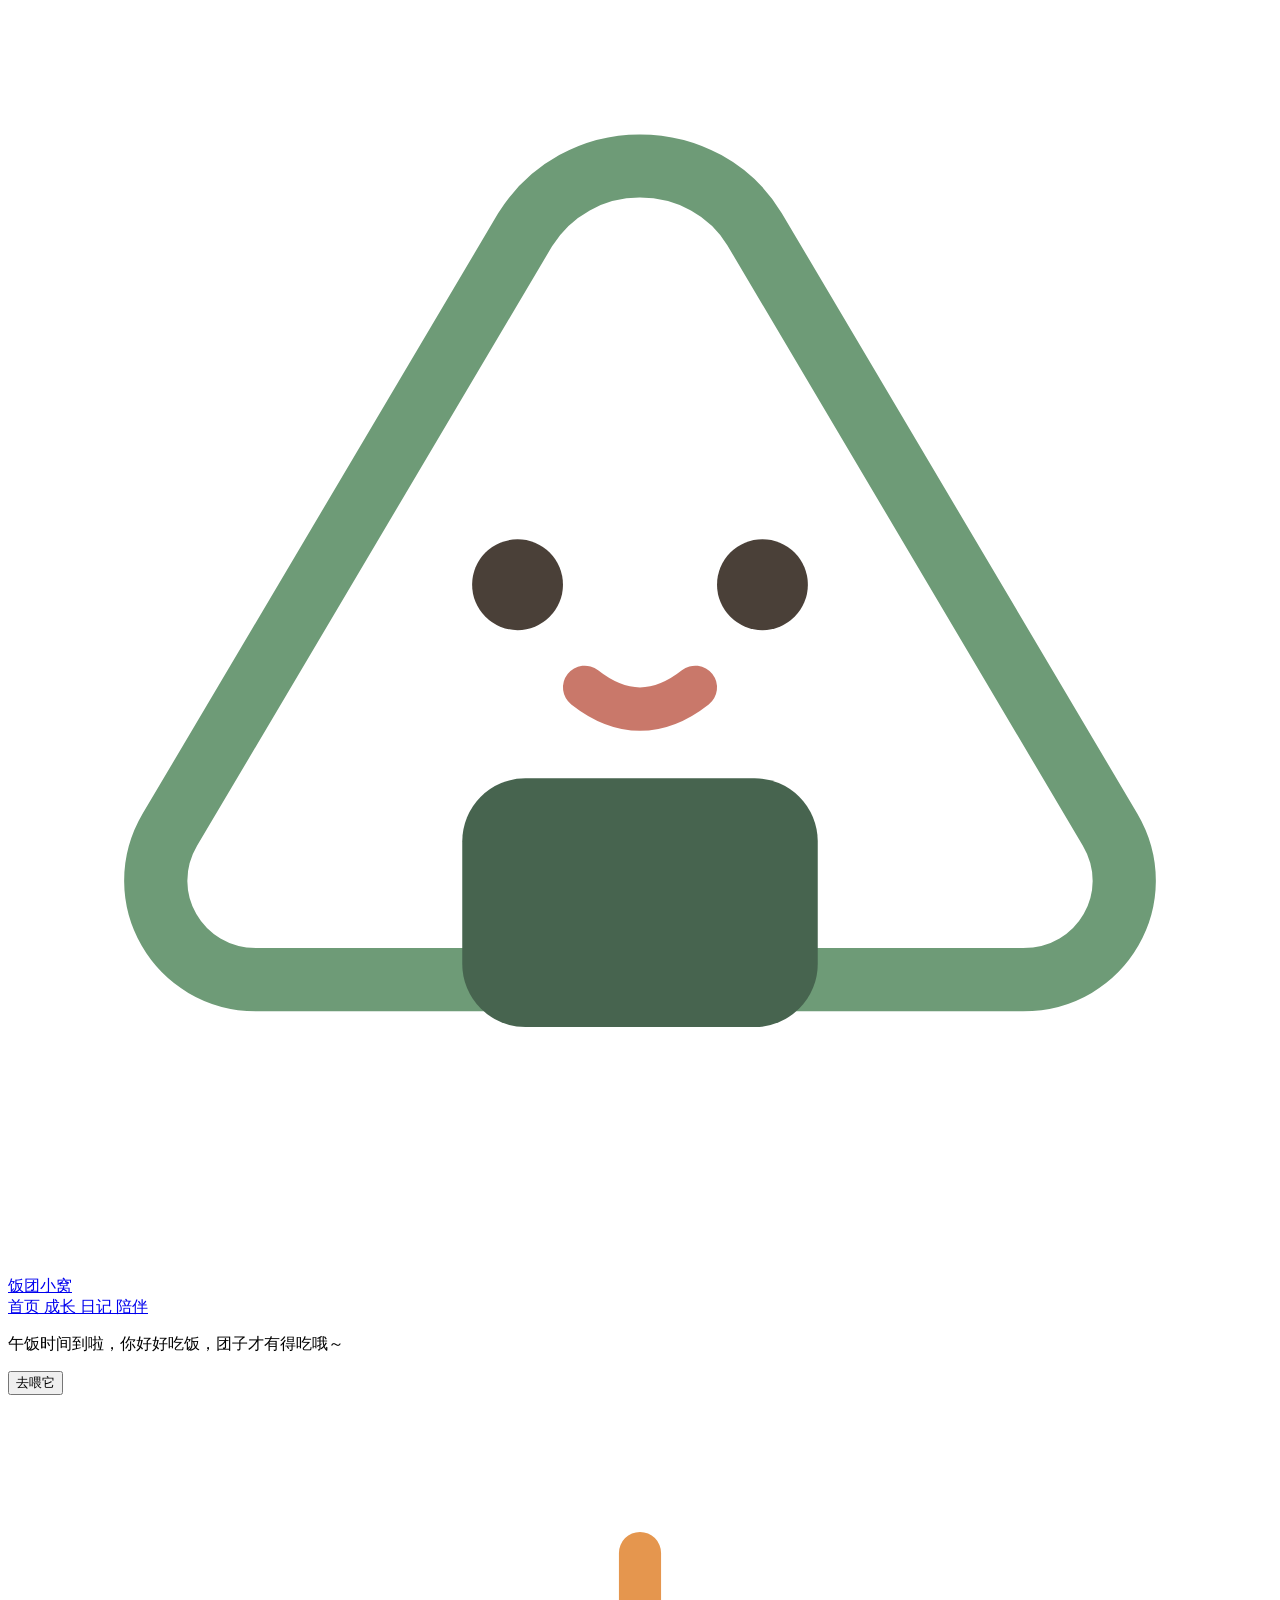
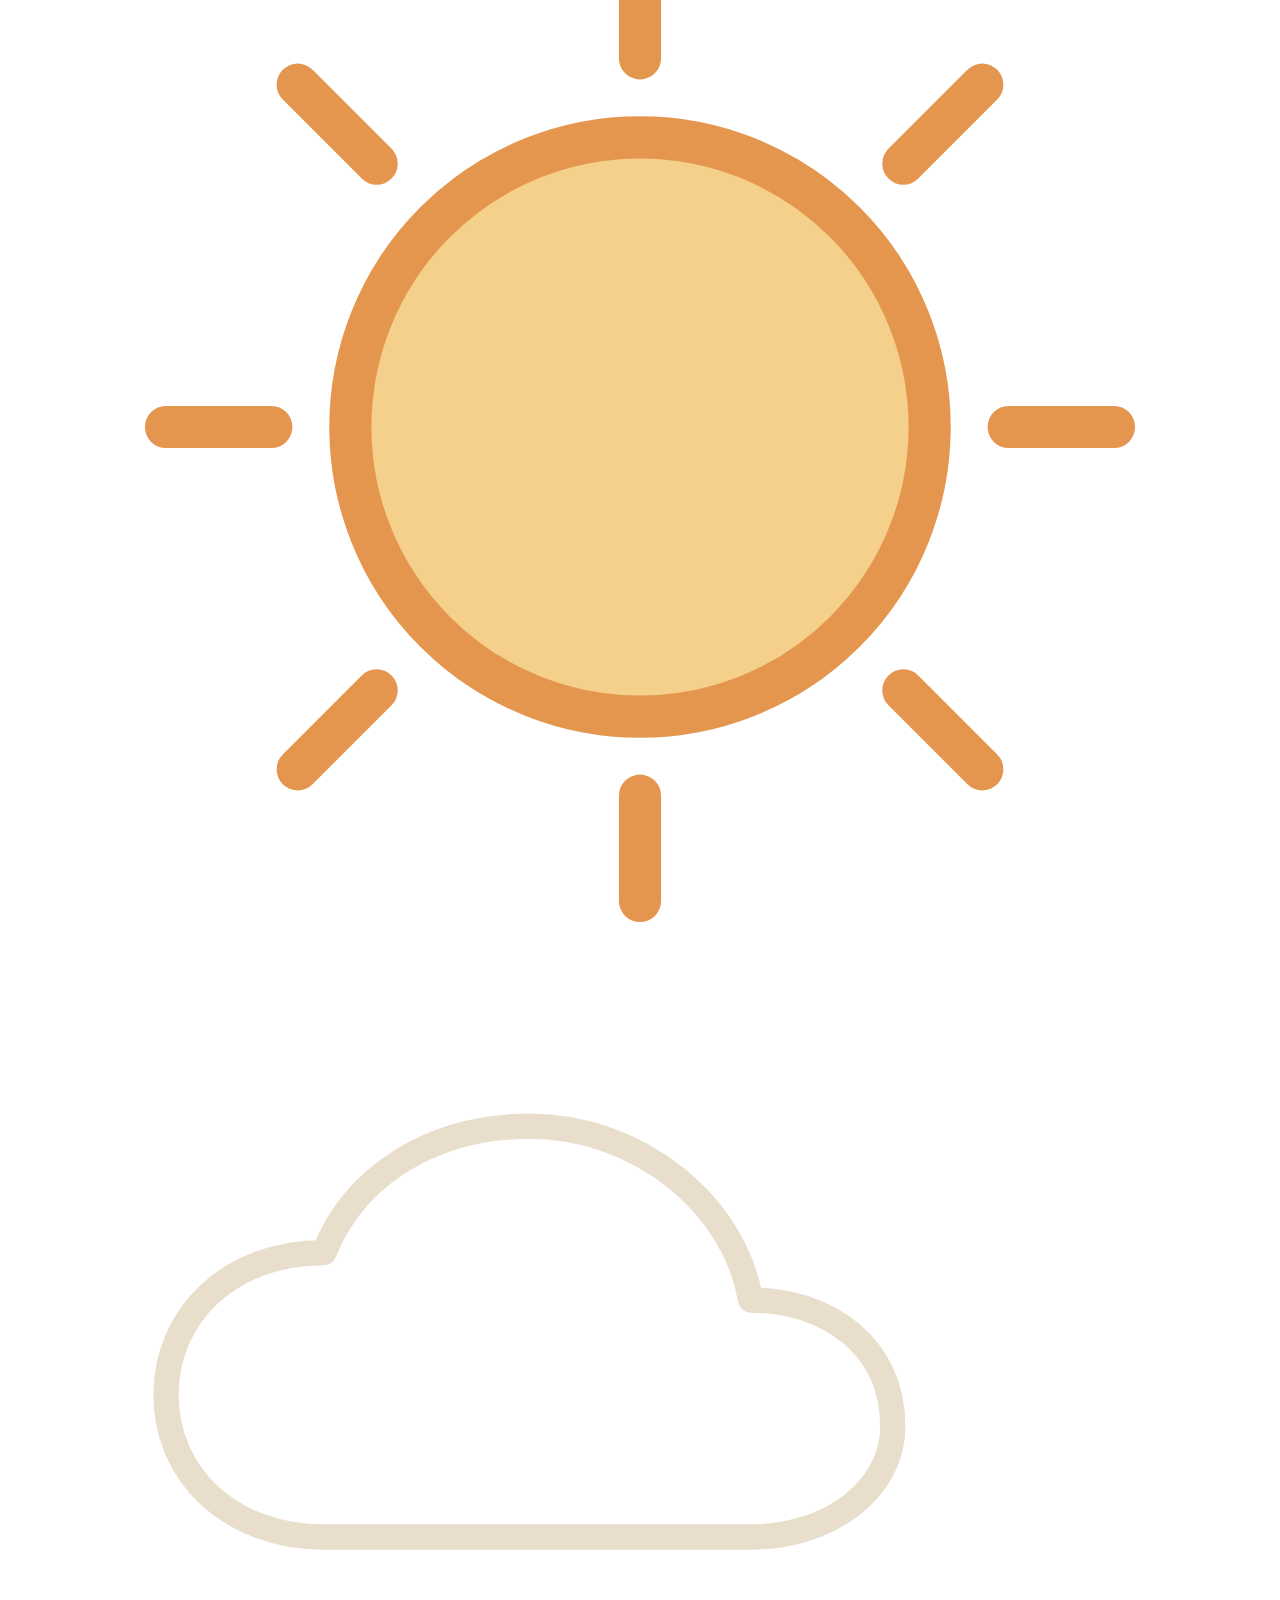
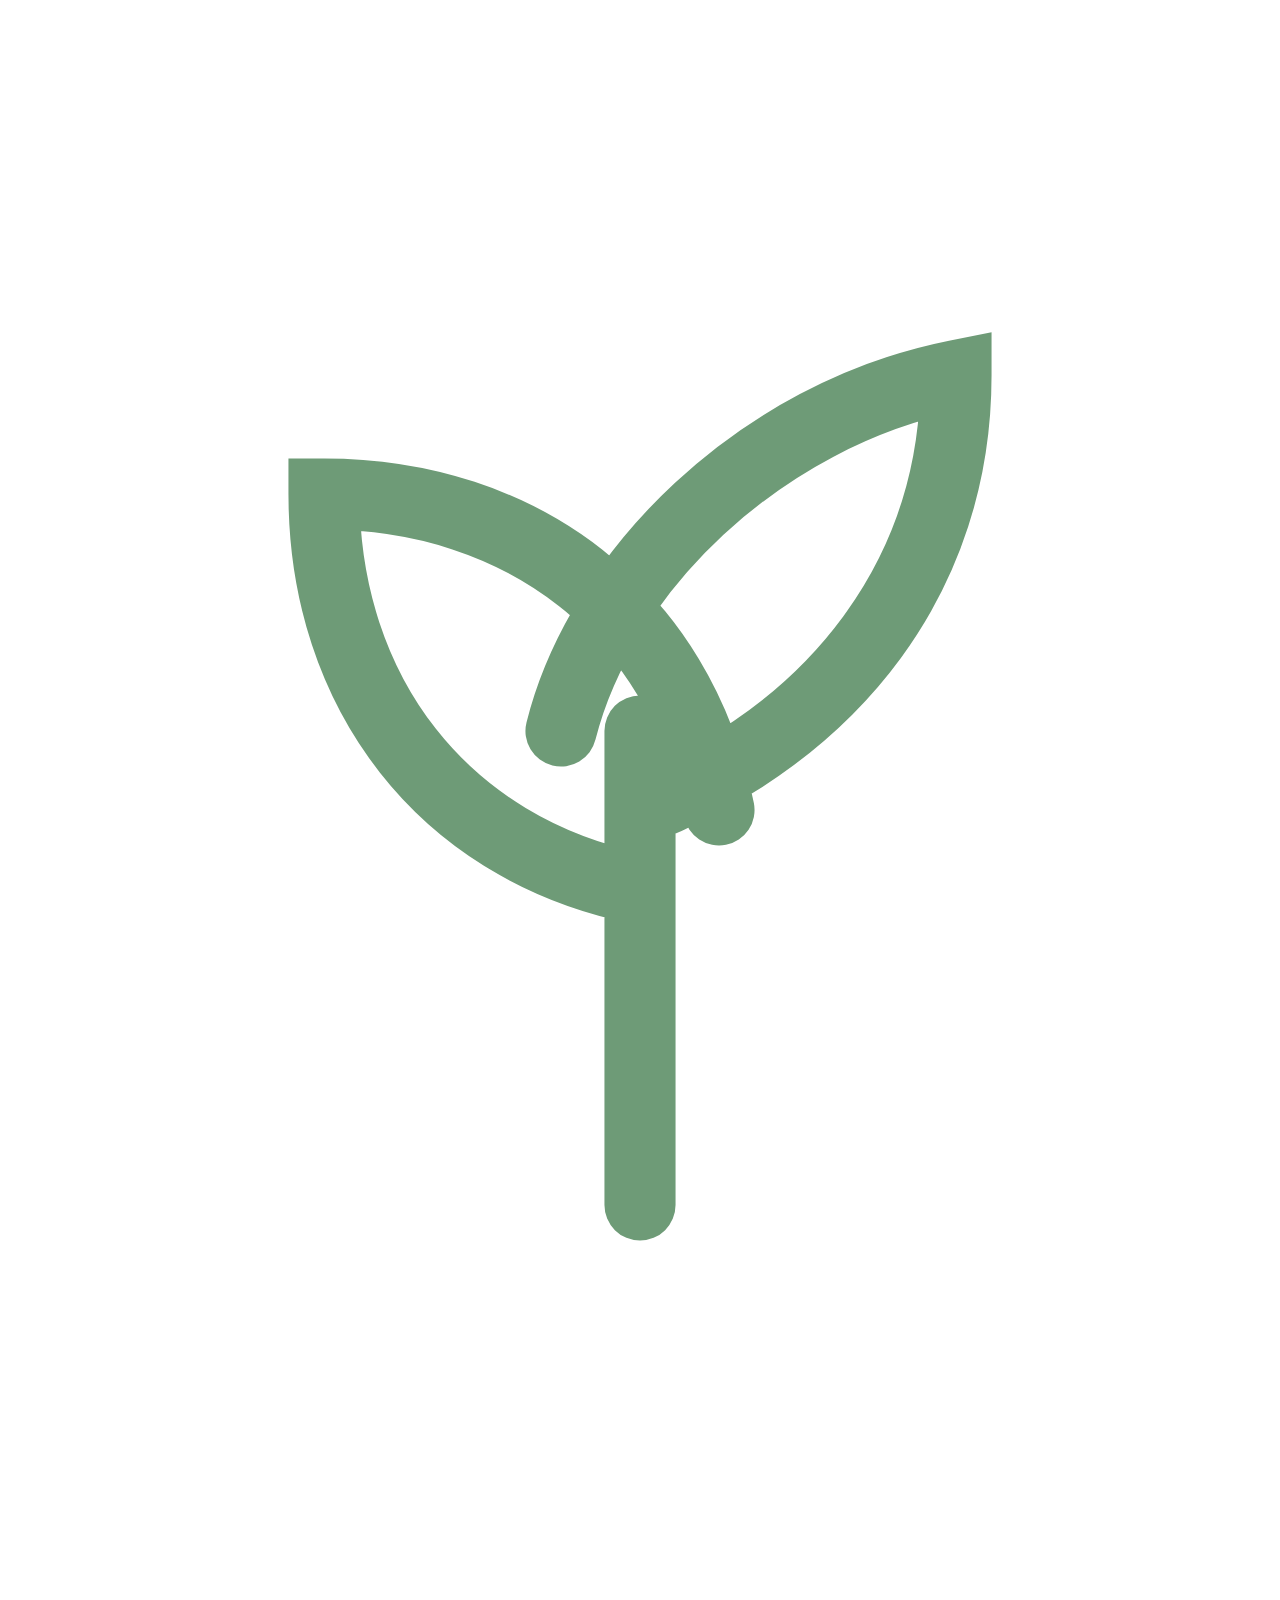
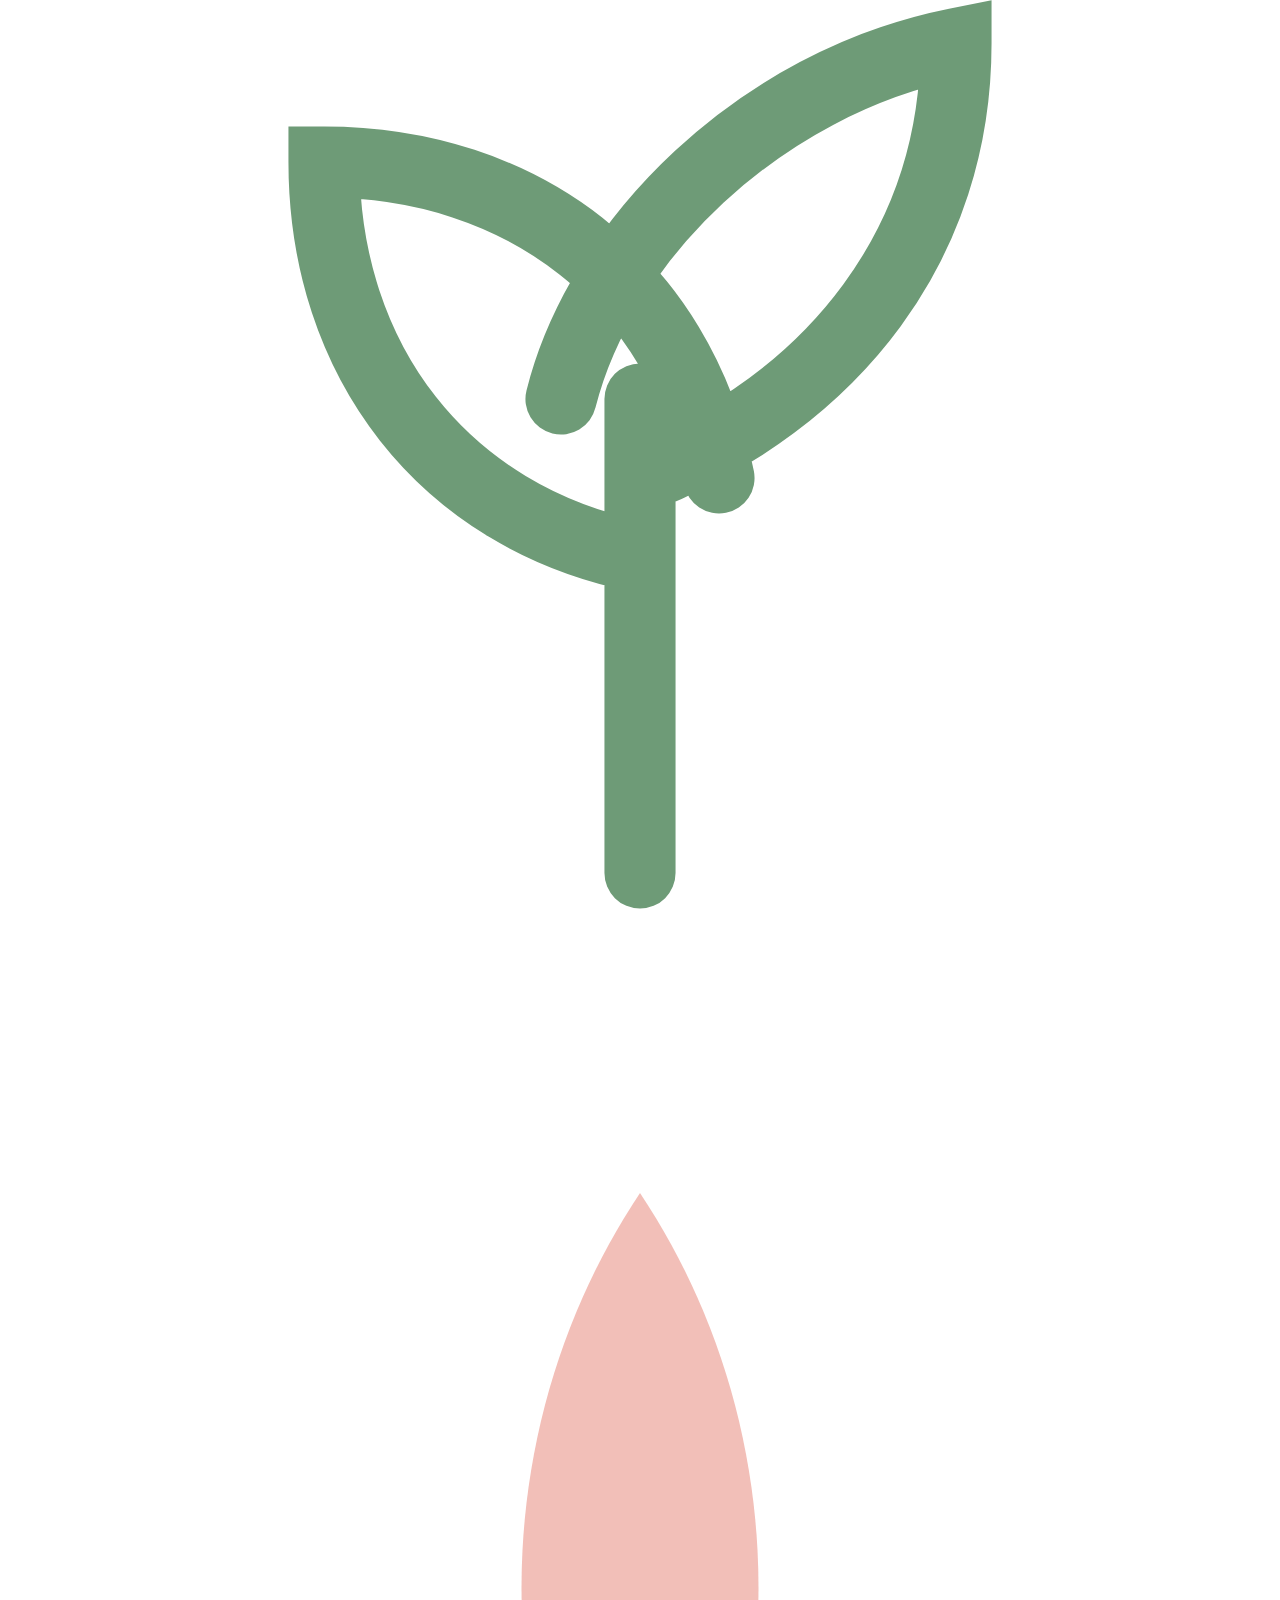
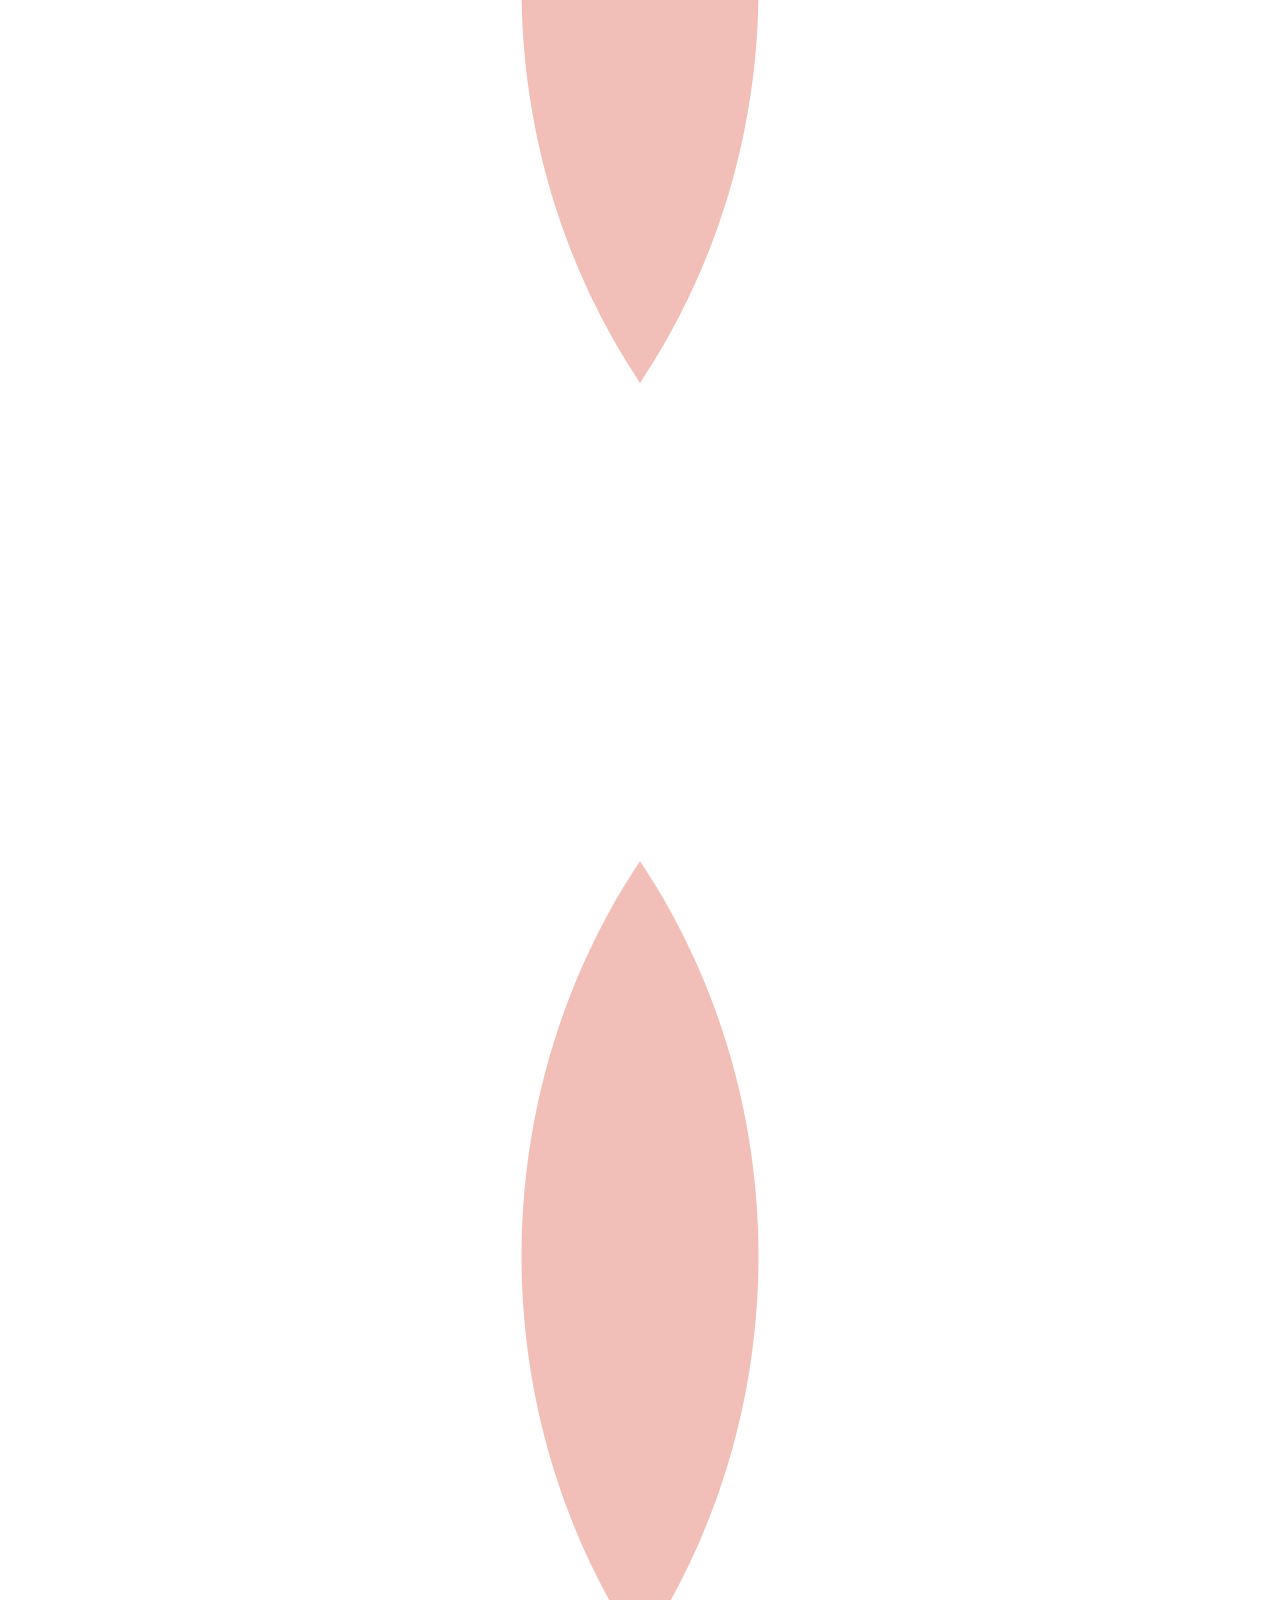
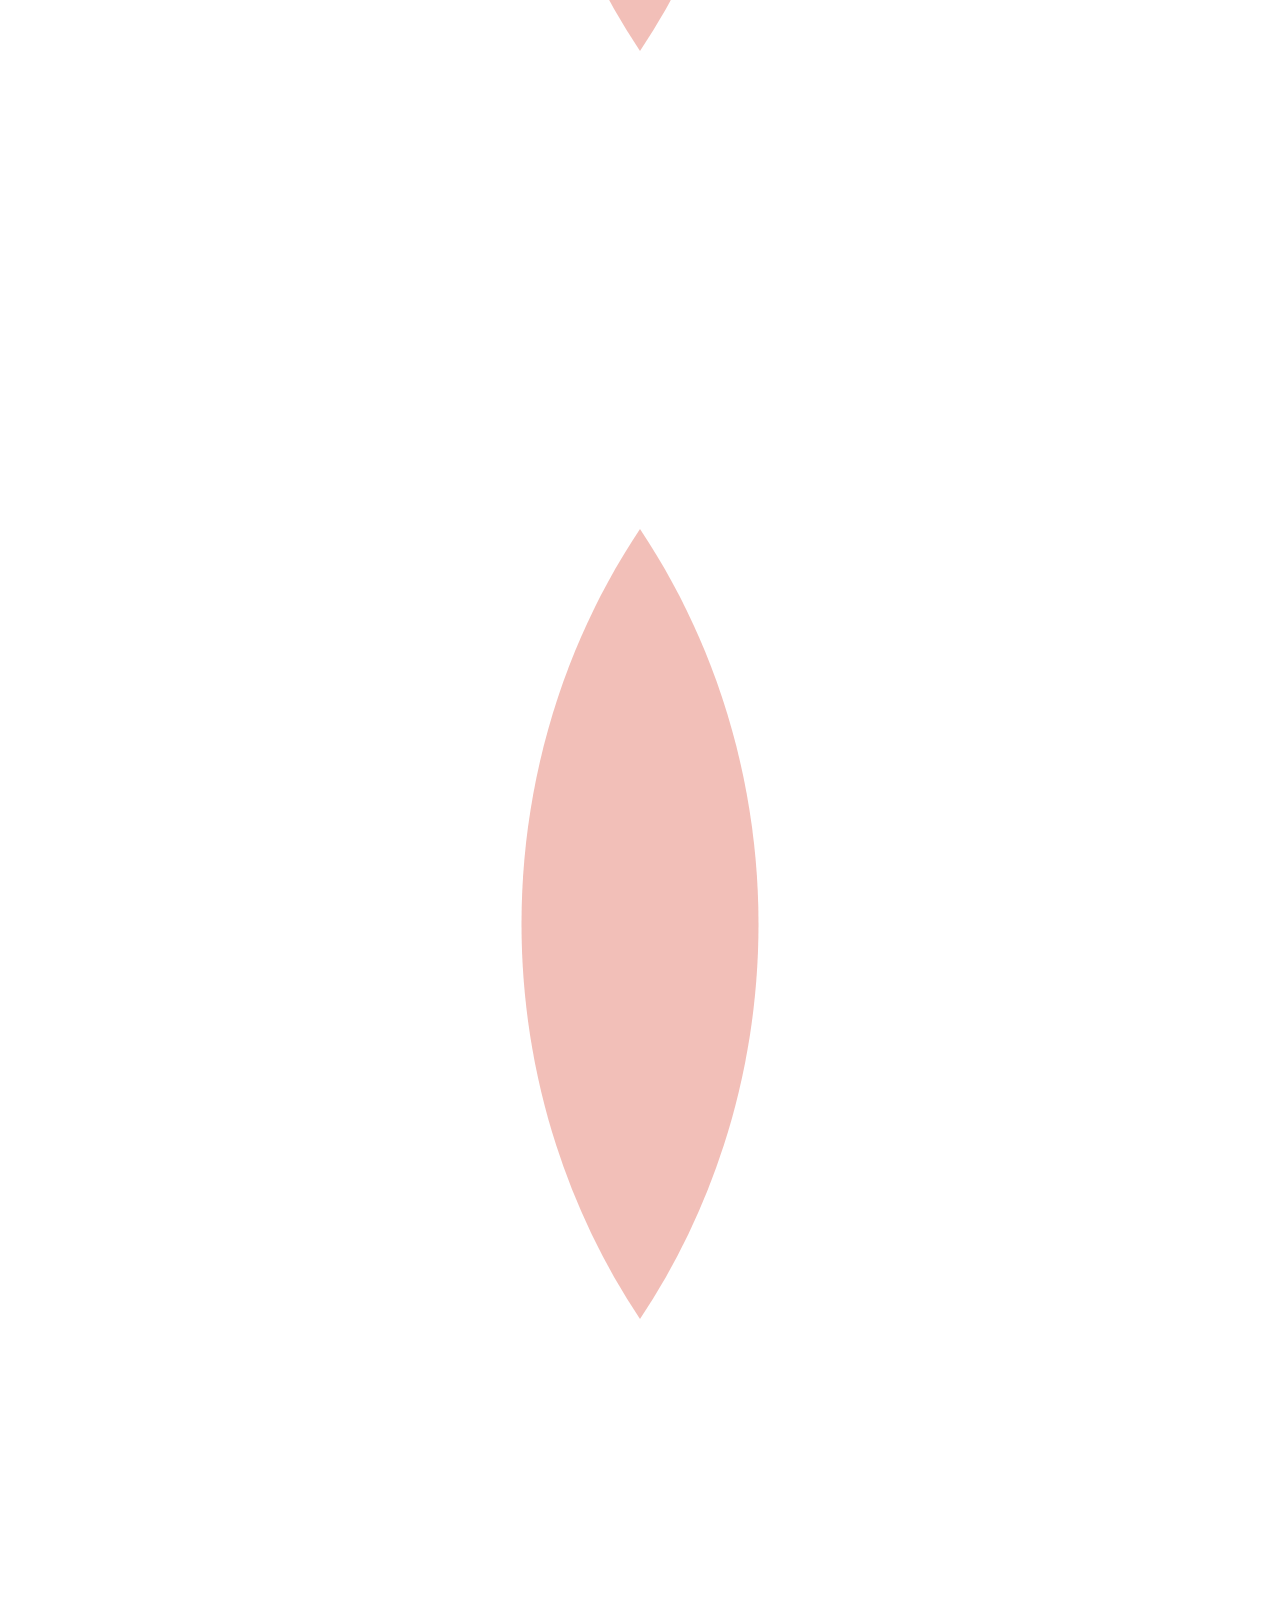
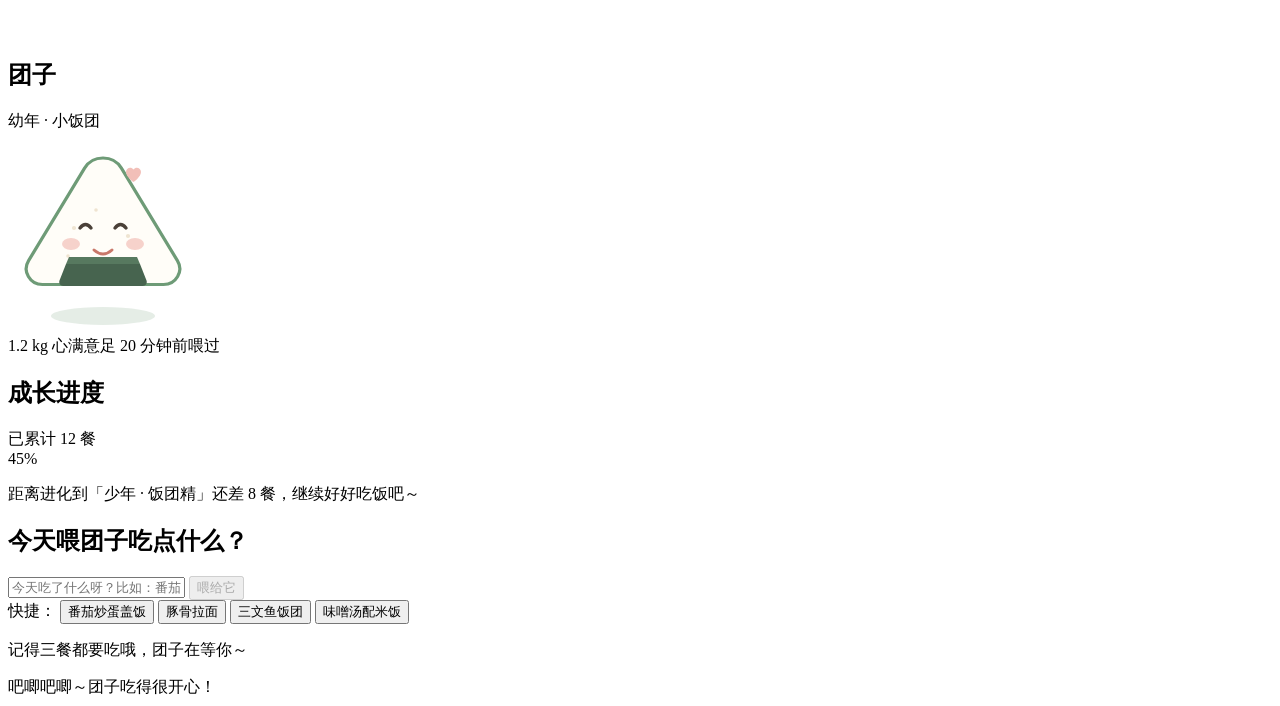
<file: projects/.cozeproj/prototype/web/home.html>
<!DOCTYPE html>
<html lang="zh-CN">

<head>
  <meta charset="utf-8" />
  <meta name="viewport" content="width=device-width, initial-scale=1.0" />

  <!-- 字体：标题用圆润展示体 ZCOOL KuaiLe，正文用 Noto Sans SC（CN 代理） -->
  <link href="https://lf-code-agent.coze.cn/obj/x-ai-cn/fonts/google/google-all-fonts.css" rel="stylesheet" />

  <script src="https://lf-code-agent.coze.cn/obj/x-ai-cn/cdn/jquery/jquery-3.7.1.min.js"></script>
  <script src="https://lf-code-agent.coze.cn/obj/x-ai-cn/cdn/lucide/lucide-1.11.0.min.js"></script>
  <script src="https://lf-code-agent.coze.cn/obj/x-ai-cn/cdn/tailwindcss/tailwindcss-browser-4.2.4.min.js"></script>

  <style type="text/tailwindcss">
    @theme {
      /* === 品牌色：柔和抹茶绿 === */
      --color-primary:              #6E9B77;
      --color-primary-container:    #DCE9DA;
      --color-on-primary:           #FFFFFF;
      /* 点缀色：暖琥珀（蜜豆/鲑鱼）与 樱粉（装饰） */
      --color-accent:               #E5964E;
      --color-accent-container:     #F8E6D0;
      --color-sakura:               #F2BFB8;
      /* === 背景 / 表面：暖米纸色系（surface 保持暖中性） === */
      --color-background:                 #FAF4E8;
      --color-surface-container-lowest:   #FFFFFF;
      --color-surface:                    #FFFDF8;
      --color-surface-container:          #F4ECDC;
      --color-surface-container-high:     #EFE4D1;
      --color-surface-container-highest:  #E8DAC3;
      /* === 文字：暖棕（不用纯黑，更柔和） === */
      --color-on-surface:           #4A4038;
      --color-on-surface-variant:   #8C8070;
      /* === 功能色 === */
      --color-success:  #7BAE7F;
      --color-error:    #DE7668;
      --color-warning:  #E5A35B;
      /* === 边框：暖米 ghost border === */
      --color-outline:          #D9CDB6;
      --color-outline-variant:  #E8DECB;
      /* === 圆角：圆润可爱 === */
      --radius-sm:   0.5rem;
      --radius-md:   0.75rem;
      --radius-lg:   1rem;
      --radius-xl:   1.375rem;
      --radius-2xl:  1.75rem;
      --radius-full: 9999px;
      /* === 阴影：暖调柔影 === */
      --shadow-card:   0 3px 12px rgba(122, 98, 70, 0.10);
      --shadow-float:  0 14px 30px rgba(122, 98, 70, 0.15);
      --shadow-dialog: 0 26px 52px rgba(122, 98, 70, 0.20);
      /* === 字体 === */
      --font-sans:     "Noto Sans SC", system-ui, -apple-system, sans-serif;
      --font-display:  "ZCOOL KuaiLe", "Noto Sans SC", system-ui, sans-serif;
    }
  </style>

  <!-- 手绘立绘微动效：呼吸浮动 + 开心跳跃 + 腮红淡入 -->
  <style>
    @keyframes pet-float {
      0%, 100% { transform: translateY(0); }
      50%      { transform: translateY(-8px); }
    }
    @keyframes pet-breathe {
      0%, 100% { transform: scale(1); }
      50%      { transform: scale(1.03); }
    }
    @keyframes pet-hop {
      0%   { transform: translateY(0) scale(1, 1); }
      30%  { transform: translateY(-22px) scale(0.96, 1.05); }
      55%  { transform: translateY(0) scale(1.06, 0.92); }
      75%  { transform: translateY(-8px) scale(0.99, 1.02); }
      100% { transform: translateY(0) scale(1, 1); }
    }
    @keyframes cheek-glow {
      0%, 100% { opacity: 0.55; }
      50%      { opacity: 0.95; }
    }
    @keyframes drift-slow {
      0%   { transform: translateY(0) rotate(0deg); }
      50%  { transform: translateY(-10px) rotate(6deg); }
      100% { transform: translateY(0) rotate(0deg); }
    }
    .pet-float   { animation: pet-float 3.2s ease-in-out infinite; transform-origin: 50% 90%; }
    .pet-breathe { animation: pet-breathe 3.2s ease-in-out infinite; transform-origin: 50% 90%; }
    .pet-hop     { animation: pet-hop 0.7s ease-in-out; }
    .cheek       { animation: cheek-glow 2.6s ease-in-out infinite; }
    .deco-drift  { animation: drift-slow 6s ease-in-out infinite; }

    /* Toast */
    #toast { transition: opacity .25s ease, transform .25s ease; }
  </style>

  <!-- 图片兜底 -->
  <script>
    document.addEventListener('error', function (e) {
      const img = e.target;
      if (img.tagName !== 'IMG' || img.dataset.fallback) return;
      img.dataset.fallback = '1';
      const esc = s => s.replace(/&/g, '&amp;').replace(/</g, '&lt;').replace(/>/g, '&gt;');
      const cat = img.getAttribute('data-category') || '其他';
      const alt = img.getAttribute('alt') || '';
      const label = esc(alt.length > 8 ? alt.slice(0, 8) + '…' : alt);
      const icons = { '人物': '👤', '自然风景': '🏞', '动物': '🐾', '建筑城市': '🏙', '运动体育': '⚽', '交通工具': '🚗', '食物': '🍽', '服饰时尚': '👗', '商业科技': '💼', '游戏娱乐': '🎮', '艺术': '🎨', '其他': '🖼' };
      const icon = icons[cat] || '🖼';
      const w = img.width || 400, h = img.height || 400;
      const svg = `<svg xmlns="http://www.w3.org/2000/svg" width="${w}" height="${h}"><rect width="100%" height="100%" fill="%23f3f4f6"/><text x="50%" y="45%" text-anchor="middle" font-size="${Math.min(w, h) * 0.18}" dominant-baseline="central">${icon}</text><text x="50%" y="68%" text-anchor="middle" font-size="${Math.min(w, h) * 0.07}" fill="%239ca3af" font-family="system-ui,sans-serif" dominant-baseline="central">${label}</text></svg>`;
      img.src = 'data:image/svg+xml,' + svg;
    }, true);
  </script>
</head>

<body class="bg-background text-on-surface font-sans min-h-screen">

  <!-- @nav:start 导航组件（顶部导航，四个一级页面；当前页：首页） -->
  <header class="bg-surface/85 backdrop-blur sticky top-0 z-40 border-b border-outline-variant/30">
    <div class="max-w-4xl mx-auto h-16 px-4 flex items-center justify-between">
      <a href="home.html" class="flex items-center gap-2 shrink-0">
        <!-- 手绘饭团小精灵 Logo -->
        <svg class="w-8 h-8" viewBox="0 0 32 32" fill="none" xmlns="http://www.w3.org/2000/svg" aria-hidden="true">
          <path d="M16 4c1.2 0 2.3.6 2.9 1.6l9 15.2c1 1.7-.2 3.8-2.2 3.8H6.3c-2 0-3.2-2.1-2.2-3.8l9-15.2A3.4 3.4 0 0 1 16 4Z" fill="#FFFFFF" stroke="#6E9B77" stroke-width="1.6" stroke-linejoin="round"/>
          <rect x="11.5" y="19.5" width="9" height="6.3" rx="1.6" fill="#47644F"/>
          <circle cx="12.9" cy="14.6" r="1.15" fill="#4A4038"/>
          <circle cx="19.1" cy="14.6" r="1.15" fill="#4A4038"/>
          <path d="M14.6 17.2q1.4 1.1 2.8 0" stroke="#C9786A" stroke-width="1.1" stroke-linecap="round" fill="none"/>
        </svg>
        <span class="font-display text-2xl text-primary tracking-wide">饭团小窝</span>
      </a>
      <nav class="flex items-center gap-1">
        <a href="home.html" aria-current="page" class="flex items-center gap-1.5 px-3 py-2 rounded-full text-sm font-medium text-primary bg-primary-container/60 transition-colors">
          <i data-lucide="home" class="w-4 h-4"></i>首页
        </a>
        <a href="stats.html" class="flex items-center gap-1.5 px-3 py-2 rounded-full text-sm font-medium text-on-surface-variant hover:text-primary hover:bg-primary-container/50 transition-colors">
          <i data-lucide="trending-up" class="w-4 h-4"></i>成长
        </a>
        <a href="diary.html" class="flex items-center gap-1.5 px-3 py-2 rounded-full text-sm font-medium text-on-surface-variant hover:text-primary hover:bg-primary-container/50 transition-colors">
          <i data-lucide="book-open" class="w-4 h-4"></i>日记
        </a>
        <a href="chat.html" class="flex items-center gap-1.5 px-3 py-2 rounded-full text-sm font-medium text-on-surface-variant hover:text-primary hover:bg-primary-container/50 transition-colors">
          <i data-lucide="message-circle" class="w-4 h-4"></i>陪伴
        </a>
      </nav>
    </div>
  </header>
  <!-- @nav:end 导航组件 -->

  <!-- @main-content:start -->
  <main class="max-w-4xl mx-auto px-4 py-8">
    <div class="flex flex-col gap-8">

      <!-- 1) 饭点提醒条 -->
      <div id="meal-reminder" class="bg-accent-container border border-accent/20 rounded-2xl px-4 py-3 flex items-center gap-3 shadow-card">
        <span class="shrink-0 w-9 h-9 rounded-full bg-surface flex items-center justify-center text-accent">
          <i data-lucide="bell-ring" class="w-5 h-5"></i>
        </span>
        <div class="flex-1 min-w-0 flex items-center gap-2">
          <i data-lucide="utensils" class="w-4 h-4 text-accent shrink-0"></i>
          <p class="text-sm text-on-surface leading-snug">
            <span class="font-semibold">午饭时间到啦，</span>你好好吃饭，团子才有得吃哦～
          </p>
        </div>
        <button id="btn-go-feed" class="shrink-0 inline-flex items-center gap-1.5 bg-accent text-white px-4 py-2 rounded-full text-sm font-medium hover:opacity-90 active:scale-[0.97] transition-all">
          <i data-lucide="utensils-crossed" class="w-4 h-4"></i>去喂它
        </button>
      </div>

      <!-- 2) 主场景卡片 -->
      <section class="bg-surface rounded-3xl shadow-card p-6 sm:p-8 relative overflow-hidden">
        <!-- 手绘场景装饰：暖色块 + 简单手绘点缀（非半透明渐变弧形） -->
        <div class="pointer-events-none absolute inset-0" aria-hidden="true">
          <!-- 上方暖色墙面横带 -->
          <div class="absolute top-0 left-0 right-0 h-24 bg-accent-container/40"></div>
          <!-- 下方草地横带 -->
          <div class="absolute bottom-0 left-0 right-0 h-28 bg-primary-container/50"></div>
          <!-- 左上角小太阳 -->
          <svg class="absolute top-5 left-6 w-12 h-12 deco-drift" viewBox="0 0 48 48" fill="none">
            <circle cx="24" cy="24" r="11" fill="#F4D08A" stroke="#E5964E" stroke-width="1.6"/>
            <g stroke="#E5964E" stroke-width="1.6" stroke-linecap="round">
              <path d="M24 6v4M24 38v4M6 24h4M38 24h4M11 11l3 3M34 34l3 3M37 11l-3 3M14 34l-3 3"/>
            </g>
          </svg>
          <!-- 右上角云朵 -->
          <svg class="absolute top-7 right-8 w-20 h-10 deco-drift" style="animation-delay:-2s" viewBox="0 0 80 40" fill="none">
            <path d="M20 30c-6 0-10-4-10-9s4-9 10-9c2-5 7-8 13-8 7 0 13 5 14 11 5 0 9 3 9 8 0 4-4 7-9 7H20Z"
                  fill="#FFFFFF" stroke="#E8DECB" stroke-width="1.6" stroke-linejoin="round"/>
          </svg>
          <!-- 草地小叶子装饰 -->
          <svg class="absolute bottom-6 left-8 w-8 h-8" viewBox="0 0 32 32" fill="none">
            <path d="M16 28V16M16 20c-5-1-8-5-8-10 5 0 9 3 10 8M16 18c5-2 8-6 8-11-5 1-9 5-10 9"
                  stroke="#6E9B77" stroke-width="1.8" stroke-linecap="round" fill="none"/>
          </svg>
          <svg class="absolute bottom-8 right-10 w-7 h-7" viewBox="0 0 32 32" fill="none">
            <path d="M16 28V16M16 20c-5-1-8-5-8-10 5 0 9 3 10 8M16 18c5-2 8-6 8-11-5 1-9 5-10 9"
                  stroke="#6E9B77" stroke-width="1.8" stroke-linecap="round" fill="none"/>
          </svg>
          <!-- 散落的樱花瓣 -->
          <svg class="absolute top-24 left-1/4 w-4 h-4 deco-drift" style="animation-delay:-1s" viewBox="0 0 16 16"><path d="M8 2c2 3 2 7 0 10-2-3-2-7 0-10Z" fill="#F2BFB8"/></svg>
          <svg class="absolute top-32 right-1/4 w-3.5 h-3.5 deco-drift" style="animation-delay:-3.5s" viewBox="0 0 16 16"><path d="M8 2c2 3 2 7 0 10-2-3-2-7 0-10Z" fill="#F2BFB8"/></svg>
          <svg class="absolute bottom-24 left-1/3 w-3 h-3 deco-drift" style="animation-delay:-5s" viewBox="0 0 16 16"><path d="M8 2c2 3 2 7 0 10-2-3-2-7 0-10Z" fill="#F2BFB8"/></svg>
        </div>

        <!-- 场景内容 -->
        <div class="relative flex flex-col items-center gap-5 py-4">

          <!-- 名字 + 阶段标签 -->
          <div class="flex flex-col items-center gap-2">
            <h1 class="font-display text-4xl text-on-surface tracking-wide">团子</h1>
            <span class="inline-flex items-center gap-1.5 px-3 py-1 rounded-full bg-primary-container/70 text-primary text-xs font-semibold">
              <i data-lucide="sprout" class="w-3.5 h-3.5"></i>幼年 · 小饭团
            </span>
          </div>

          <!-- 饭团小精灵立绘（内嵌 SVG 手绘） -->
          <div id="pet-sprite" class="pet-float">
            <svg width="190" height="200" viewBox="0 0 190 200" fill="none" xmlns="http://www.w3.org/2000/svg" role="img" aria-label="饭团小精灵团子，幼年小饭团形态，开心满足">
              <!-- 地面柔影 -->
              <ellipse cx="95" cy="184" rx="52" ry="9" fill="#6E9B77" opacity="0.18"/>

              <!-- 身体组（呼吸缩放） -->
              <g class="pet-breathe">
                <!-- 圆润三角形饭团身体 -->
                <path d="M95 26c7.5 0 14.5 3.8 18.4 10.1l56 92.5c6.4 10.6-1.2 23.9-13.8 23.9H34.4c-12.6 0-20.2-13.3-13.8-23.9l56-92.5C80.5 29.8 87.5 26 95 26Z"
                      fill="#FFFDF8" stroke="#6E9B77" stroke-width="3.2" stroke-linejoin="round"/>
                <!-- 米粒质感小点 -->
                <g fill="#EFE4D1">
                  <circle cx="66" cy="96" r="2.1"/>
                  <circle cx="120" cy="104" r="2.1"/>
                  <circle cx="88" cy="78" r="1.8"/>
                  <circle cx="108" cy="132" r="2"/>
                  <circle cx="60" cy="124" r="1.8"/>
                </g>
                <!-- 海苔（底部深绿一片） -->
                <path d="M58 132h74l6.5 16.5c1 2.6-.9 5.4-3.7 5.4H55.2c-2.8 0-4.7-2.8-3.7-5.4L58 132Z"
                      fill="#47644F"/>
                <path d="M58 132h74l-3-7H61l-3 7Z" fill="#57795F"/>
                <!-- 腮红（樱粉，呼吸淡入） -->
                <ellipse class="cheek" cx="63" cy="112" rx="9" ry="6" fill="#F2BFB8" opacity="0.7"/>
                <ellipse class="cheek" cx="127" cy="112" rx="9" ry="6" fill="#F2BFB8" opacity="0.7" style="animation-delay:-1.3s"/>
                <!-- 眼睛（深棕，开心弯弯） -->
                <path d="M72 96q5.5-7 11 0" stroke="#4A4038" stroke-width="3.4" stroke-linecap="round" fill="none"/>
                <path d="M107 96q5.5-7 11 0" stroke="#4A4038" stroke-width="3.4" stroke-linecap="round" fill="none"/>
                <!-- 微笑小嘴 -->
                <path d="M86 118q9 8 18 0" stroke="#C9786A" stroke-width="3" stroke-linecap="round" fill="none"/>
              </g>

              <!-- 头顶小爱心（满足感装饰） -->
              <path d="M118 40c0-4 5-6 7.5-2.5C128 34 133 36 133 40c0 5-7.5 10-7.5 10s-7.5-5-7.5-10Z"
                    fill="#F2BFB8" class="deco-drift"/>
            </svg>
          </div>

          <!-- 状态徽章一排 -->
          <div class="flex flex-wrap items-center justify-center gap-2.5">
            <!-- 徽章-体重 -->
            <span class="inline-flex items-center gap-1.5 px-3.5 py-1.5 rounded-full bg-surface-container text-on-surface text-sm font-medium border border-outline-variant/30">
              <i data-lucide="scale" class="w-4 h-4 text-primary"></i>1.2 kg
            </span>
            <!-- 徽章-饥饿状态 -->
            <span class="inline-flex items-center gap-1.5 px-3.5 py-1.5 rounded-full bg-success/15 text-success text-sm font-medium">
              <i data-lucide="smile" class="w-4 h-4"></i>心满意足
            </span>
            <!-- 徽章-距上次喂饭 -->
            <span class="inline-flex items-center gap-1.5 px-3.5 py-1.5 rounded-full bg-surface-container text-on-surface-variant text-sm font-medium border border-outline-variant/30">
              <i data-lucide="clock" class="w-4 h-4 text-accent"></i>20 分钟前喂过
            </span>
          </div>
        </div>
      </section>

      <!-- 3) 成长进度卡片 -->
      <section class="bg-surface rounded-2xl shadow-card p-5">
        <div class="flex items-center justify-between gap-3 mb-3">
          <div class="flex items-center gap-2">
            <span class="w-8 h-8 rounded-full bg-primary-container/70 text-primary flex items-center justify-center">
              <i data-lucide="trending-up" class="w-4 h-4"></i>
            </span>
            <h2 class="text-base font-semibold text-on-surface">成长进度</h2>
          </div>
          <span class="text-xs text-on-surface-variant">已累计 12 餐</span>
        </div>
        <!-- 进化进度条 -->
        <div class="flex items-center gap-3">
          <div class="flex-1 h-4 rounded-full bg-surface-container overflow-hidden">
            <div id="growth-bar" class="h-full rounded-full bg-primary transition-all duration-700" style="width:45%"></div>
          </div>
          <span id="growth-percent" class="text-sm font-semibold text-primary w-12 text-right">45%</span>
        </div>
        <p class="text-xs text-on-surface-variant mt-2.5 flex items-center gap-1.5">
          <i data-lucide="sparkles" class="w-3.5 h-3.5 text-accent"></i>
          距离进化到<span class="font-semibold text-on-surface">「少年 · 饭团精」</span>还差 <span class="font-semibold text-accent">8</span> 餐，继续好好吃饭吧～
        </p>
      </section>

      <!-- 4) 喂饭区（核心交互） -->
      <section class="bg-surface rounded-2xl shadow-card p-5">
        <div class="flex items-center gap-2 mb-3">
          <span class="w-8 h-8 rounded-full bg-accent-container text-accent flex items-center justify-center">
            <i data-lucide="utensils-crossed" class="w-4 h-4"></i>
          </span>
          <h2 class="text-base font-semibold text-on-surface">今天喂团子吃点什么？</h2>
        </div>
        <div class="flex items-center gap-2">
          <input
            id="feed-input"
            type="text"
            placeholder="今天吃了什么呀？比如：番茄炒蛋盖饭"
            class="flex-1 bg-surface-container border-none rounded-full px-5 py-3.5 text-sm text-on-surface placeholder:text-on-surface-variant/60 focus:outline-none focus:ring-2 focus:ring-primary/30 transition-colors" />
          <button
            id="btn-feed"
            disabled
            class="shrink-0 inline-flex items-center gap-2 bg-primary text-on-primary px-6 py-3.5 rounded-full text-sm font-semibold hover:opacity-90 active:scale-[0.97] transition-all disabled:opacity-40 disabled:cursor-not-allowed disabled:active:scale-100">
            <i data-lucide="utensils" class="w-4 h-4"></i>喂给它
          </button>
        </div>
        <!-- 快捷饭菜标签（点击填入输入框） -->
        <div class="flex flex-wrap items-center gap-2 mt-3">
          <span class="text-xs text-on-surface-variant">快捷：</span>
          <button class="chip-food text-xs px-3 py-1.5 rounded-full bg-surface-container text-on-surface-variant hover:text-primary hover:bg-primary-container/50 transition-colors" data-food="番茄炒蛋盖饭">番茄炒蛋盖饭</button>
          <button class="chip-food text-xs px-3 py-1.5 rounded-full bg-surface-container text-on-surface-variant hover:text-primary hover:bg-primary-container/50 transition-colors" data-food="豚骨拉面">豚骨拉面</button>
          <button class="chip-food text-xs px-3 py-1.5 rounded-full bg-surface-container text-on-surface-variant hover:text-primary hover:bg-primary-container/50 transition-colors" data-food="三文鱼饭团">三文鱼饭团</button>
          <button class="chip-food text-xs px-3 py-1.5 rounded-full bg-surface-container text-on-surface-variant hover:text-primary hover:bg-primary-container/50 transition-colors" data-food="味噌汤配米饭">味噌汤配米饭</button>
        </div>
      </section>

      <!-- 5) 底部温柔提示 -->
      <p class="text-center text-sm text-on-surface-variant flex items-center justify-center gap-2">
        <i data-lucide="heart-handshake" class="w-4 h-4 text-sakura"></i>
        记得三餐都要吃哦，团子在等你～
      </p>
    </div>
  </main>
  <!-- @main-content:end -->

  <!-- 开心反馈 Toast -->
  <div id="toast" class="fixed left-1/2 bottom-8 -translate-x-1/2 translate-y-4 opacity-0 pointer-events-none z-50">
    <div class="bg-on-surface text-surface px-5 py-3 rounded-full shadow-float flex items-center gap-2 text-sm font-medium whitespace-nowrap">
      <i data-lucide="cake" class="w-4 h-4 text-accent"></i>
      <span id="toast-text">吧唧吧唧～团子吃得很开心！</span>
    </div>
  </div>

  <script>
    $(function () {
      // 输入框有内容才启用「喂给它」按钮
      var $feedInput = $('#feed-input');
      var $btnFeed = $('#btn-feed');

      function refreshFeedBtn() {
        var hasText = $.trim($feedInput.val()).length > 0;
        $btnFeed.prop('disabled', !hasText);
      }
      $feedInput.on('input', refreshFeedBtn);

      // 快捷饭菜标签 -> 填入输入框并聚焦、启用按钮
      $('.chip-food').on('click', function () {
        $feedInput.val($(this).data('food'));
        refreshFeedBtn();
        $feedInput.focus();
      });

      // 「去喂它」提醒条按钮：聚焦输入框
      $('#btn-go-feed').on('click', function () {
        $feedInput.focus();
        // 视觉反馈：提醒条轻微高亮一下
        $('#meal-reminder').addClass('ring-2', 'ring-accent/40');
        setTimeout(function () { $('#meal-reminder').removeClass('ring-2 ring-accent/40'); }, 600);
      });

      // 喂饭开心反馈（原型不做持久化，仅视觉反馈）：
      // 完整产品中此处应：1) 生成 Meal 记录写入 localStorage；2) 随机生长值 +8~15；
      // 3) 体重回升、刷新饥饿状态；4) 推进进化进度，达阈值播放进化动画；5) 追加日记时间线。
      function showToast(text) {
        $('#toast-text').text(text);
        $('#toast').css({ opacity: 1, transform: 'translate(-50%, 0)' });
        setTimeout(function () {
          $('#toast').css({ opacity: 0, transform: 'translate(-50%, 16px)' });
        }, 2200);
      }

      function doFeed() {
        var food = $.trim($feedInput.val());
        if (!food) { return; }

        // 宠物开心跳跃
        var $sprite = $('#pet-sprite');
        $sprite.removeClass('pet-float').addClass('pet-hop');
        setTimeout(function () {
          $sprite.removeClass('pet-hop').addClass('pet-float');
        }, 720);

        // 按钮短暂反馈
        var $label = $btnFeed.contents().filter(function () { return this.nodeType === 3; });
        $btnFeed.find('i').attr('data-lucide', 'check');
        lucide.createIcons();
        setTimeout(function () {
          $btnFeed.find('i').attr('data-lucide', 'utensils');
          lucide.createIcons();
        }, 900);

        showToast('吧唧吧唧～团子吃了「' + food + '」，好开心！');

        // 进度条演示性微增（原型视觉反馈）
        var $bar = $('#growth-bar');
        var cur = parseFloat($bar.css('width')) / $bar.parent().width() * 100;
        var next = Math.min(100, Math.round(cur) + 3);
        $bar.css('width', next + '%');
        $('#growth-percent').text(next + '%');

        // 清空输入、禁用按钮
        $feedInput.val('');
        refreshFeedBtn();
      }

      $btnFeed.on('click', doFeed);
      $feedInput.on('keydown', function (e) {
        if (e.key === 'Enter') { e.preventDefault(); doFeed(); }
      });
    });
  </script>

  <script>lucide.createIcons();</script>
</body>

</html>
</file>
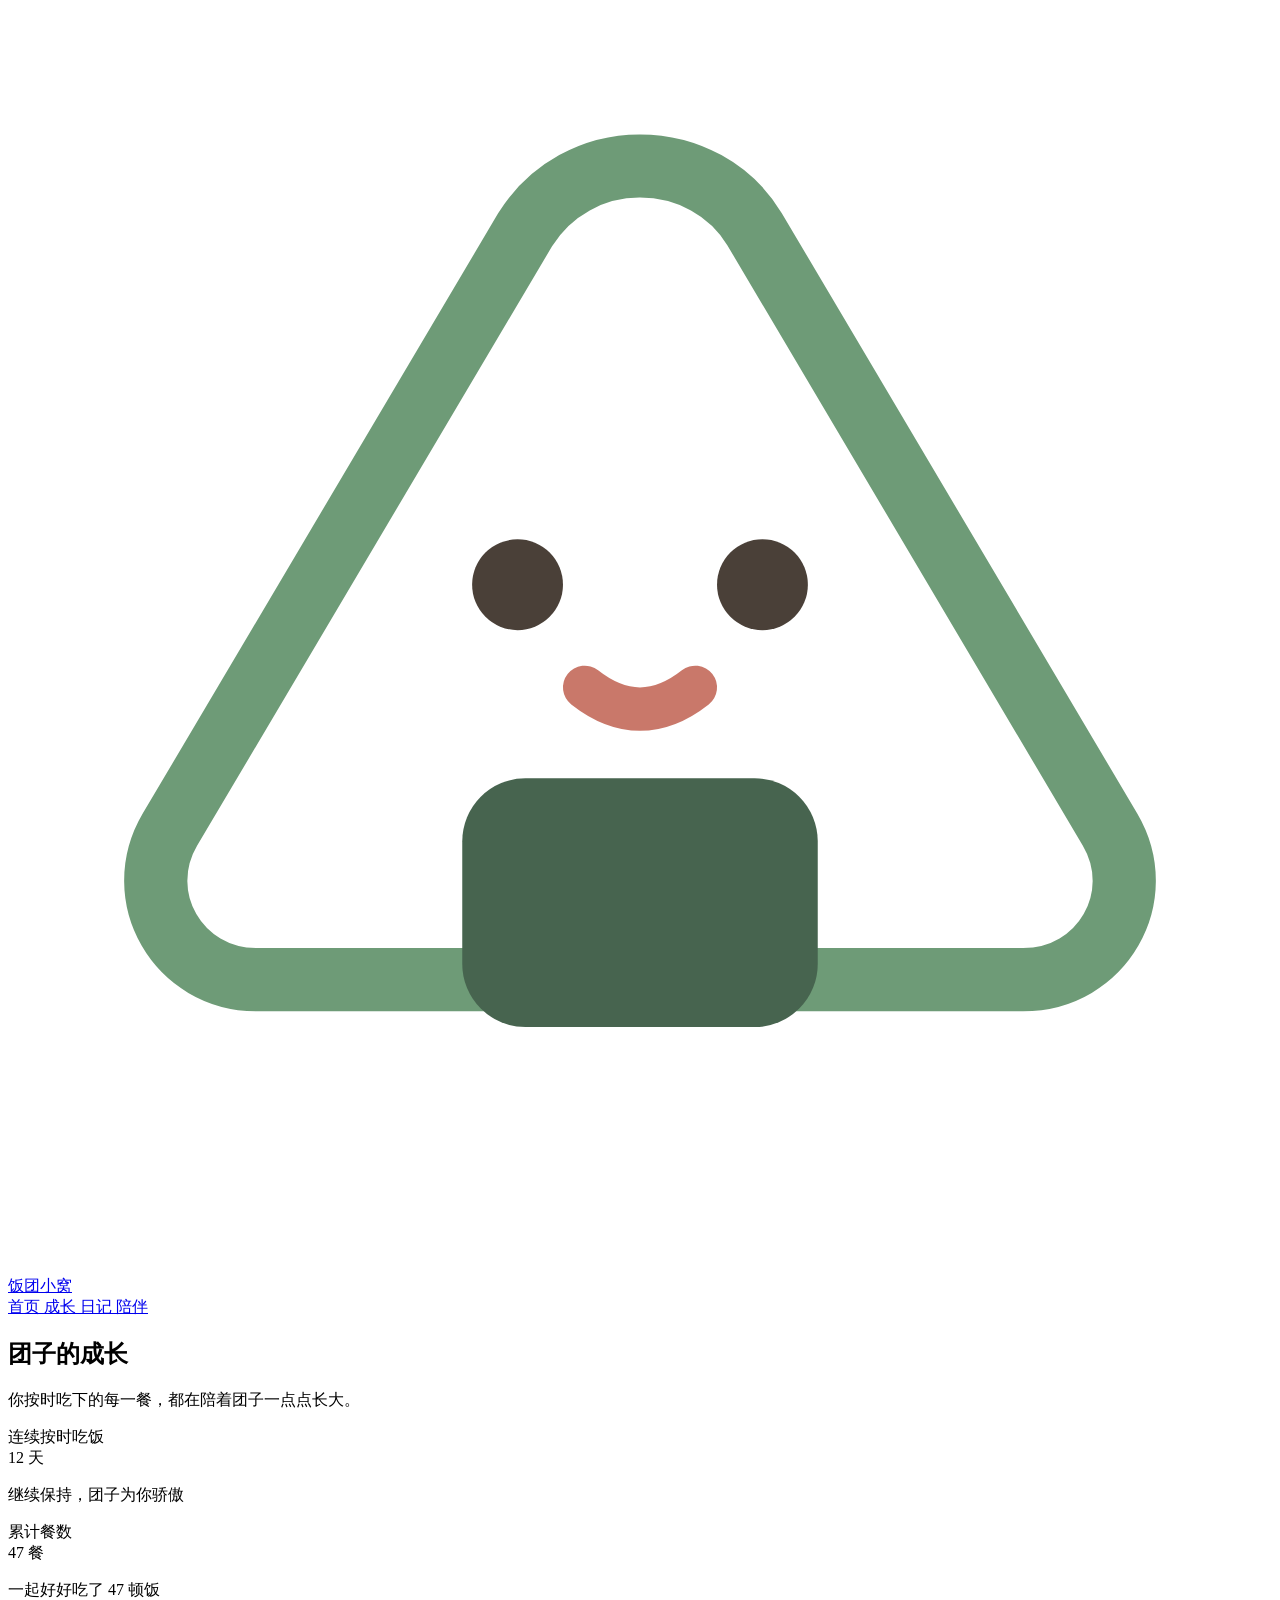
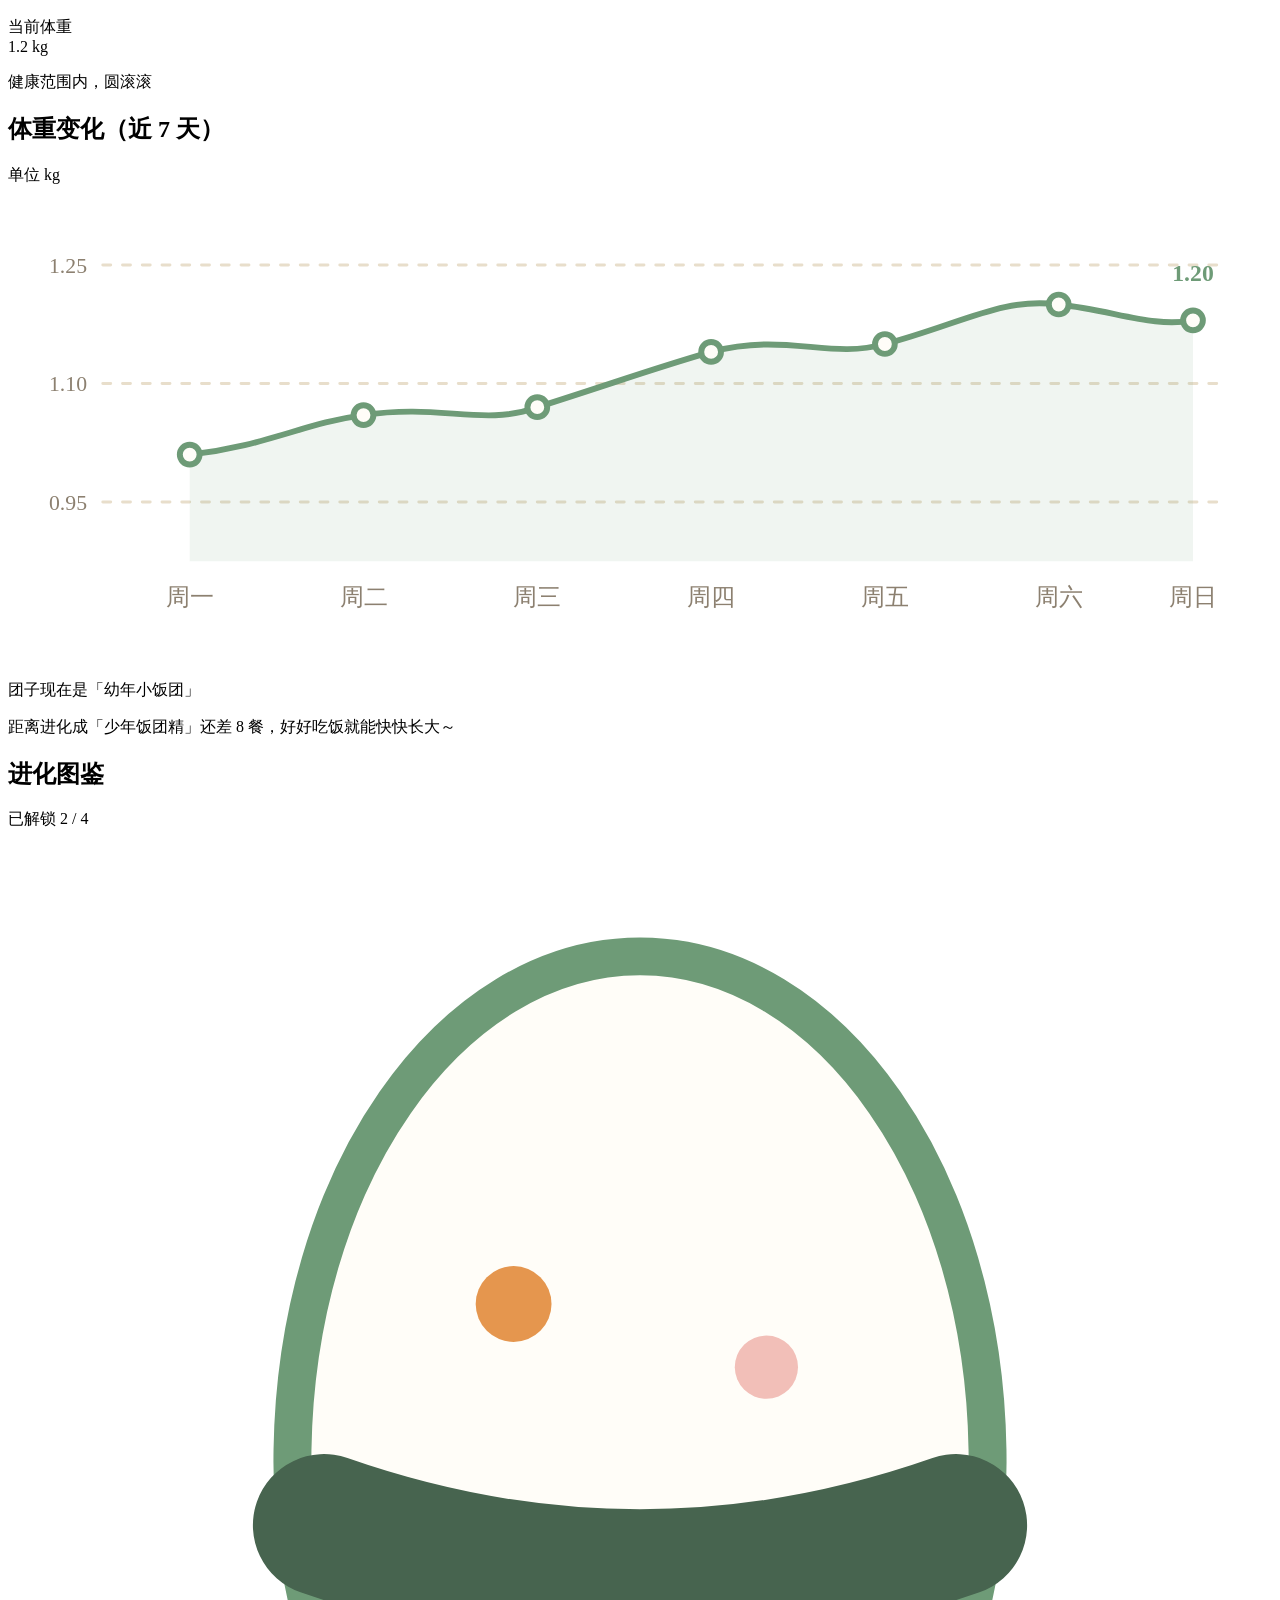
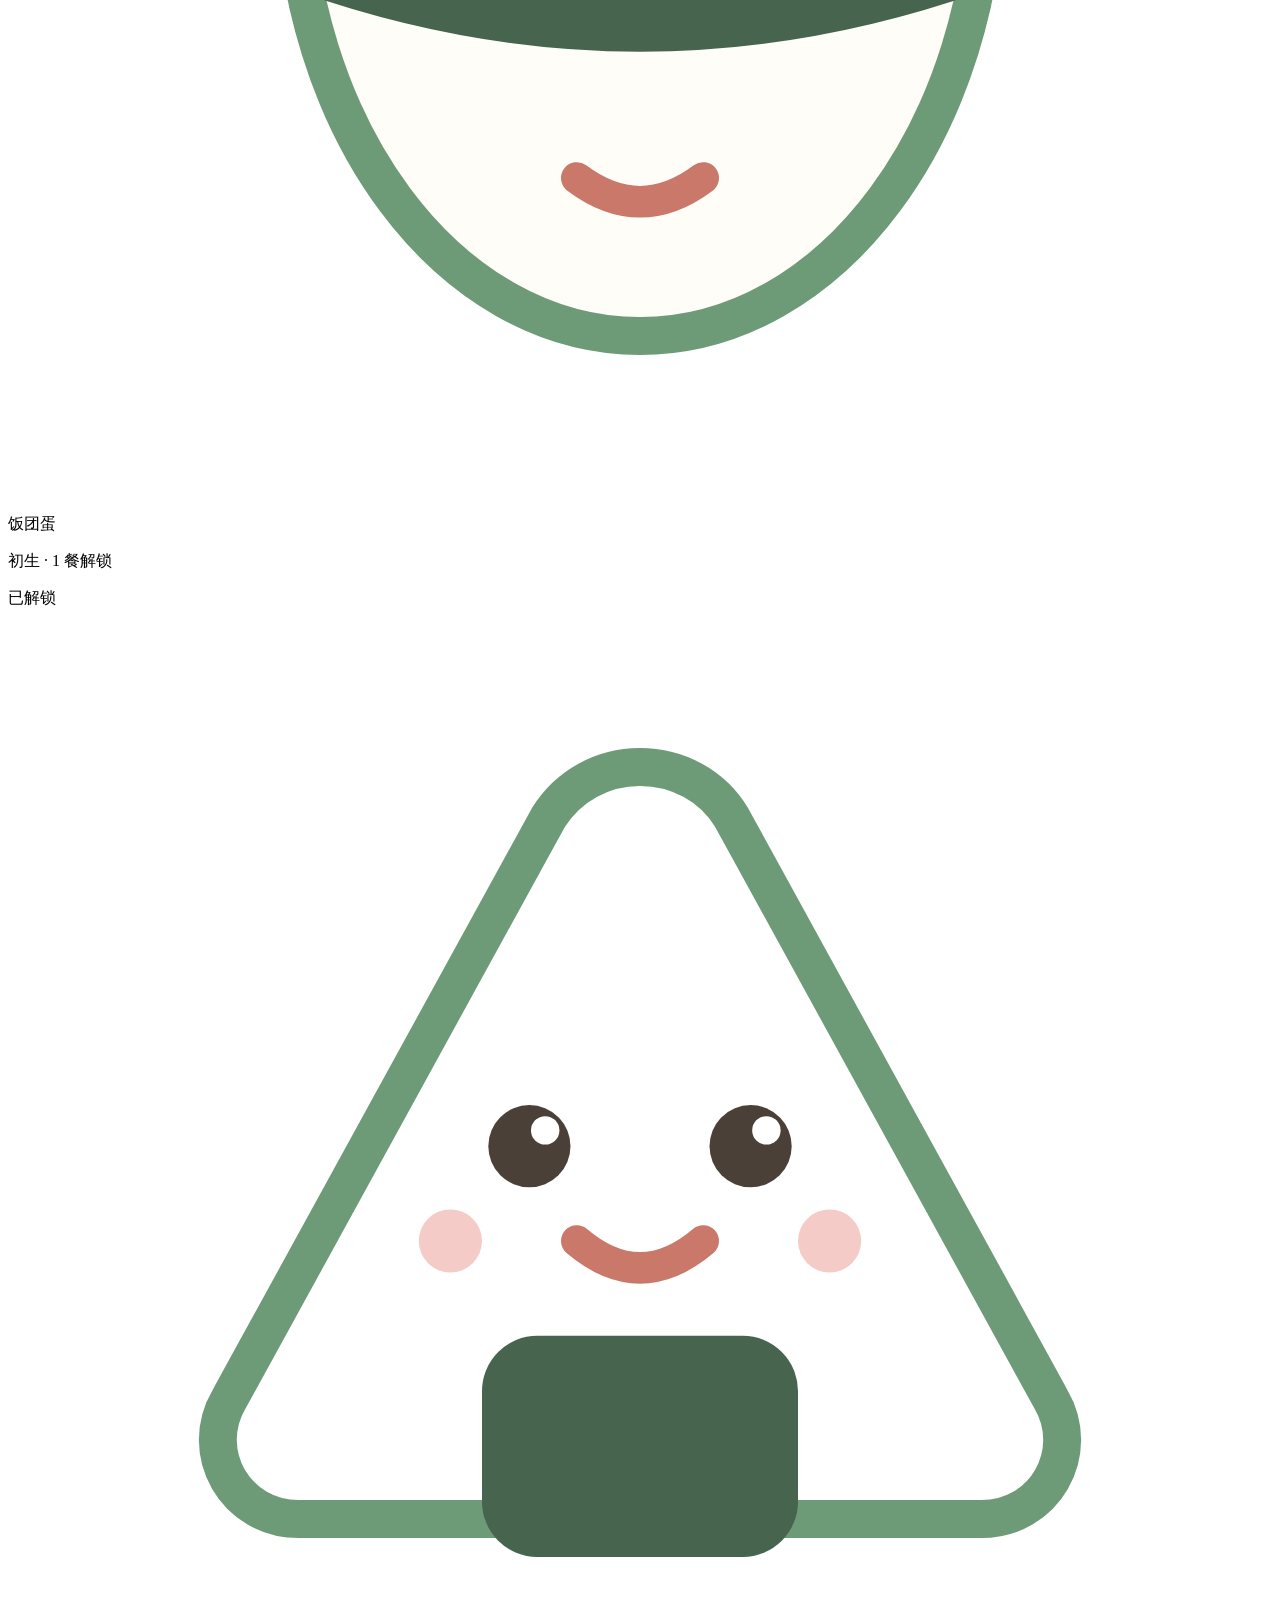
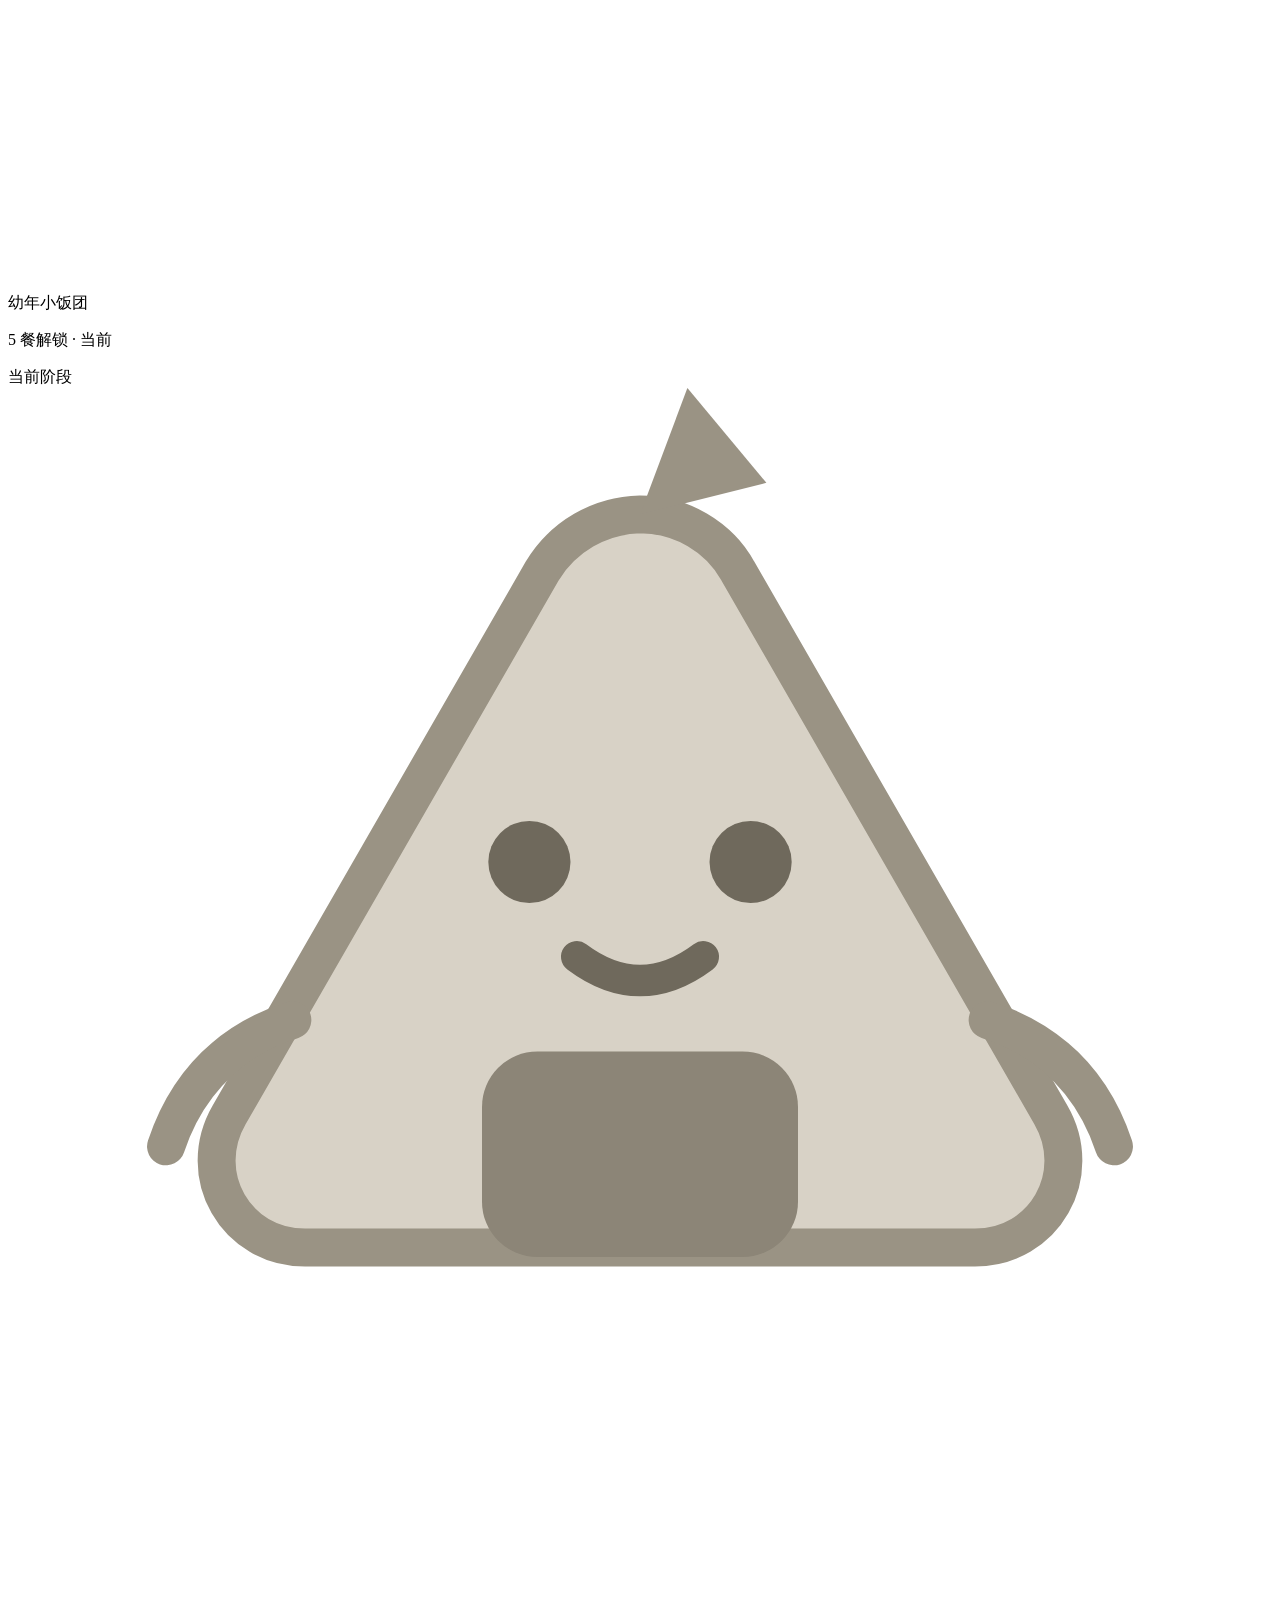
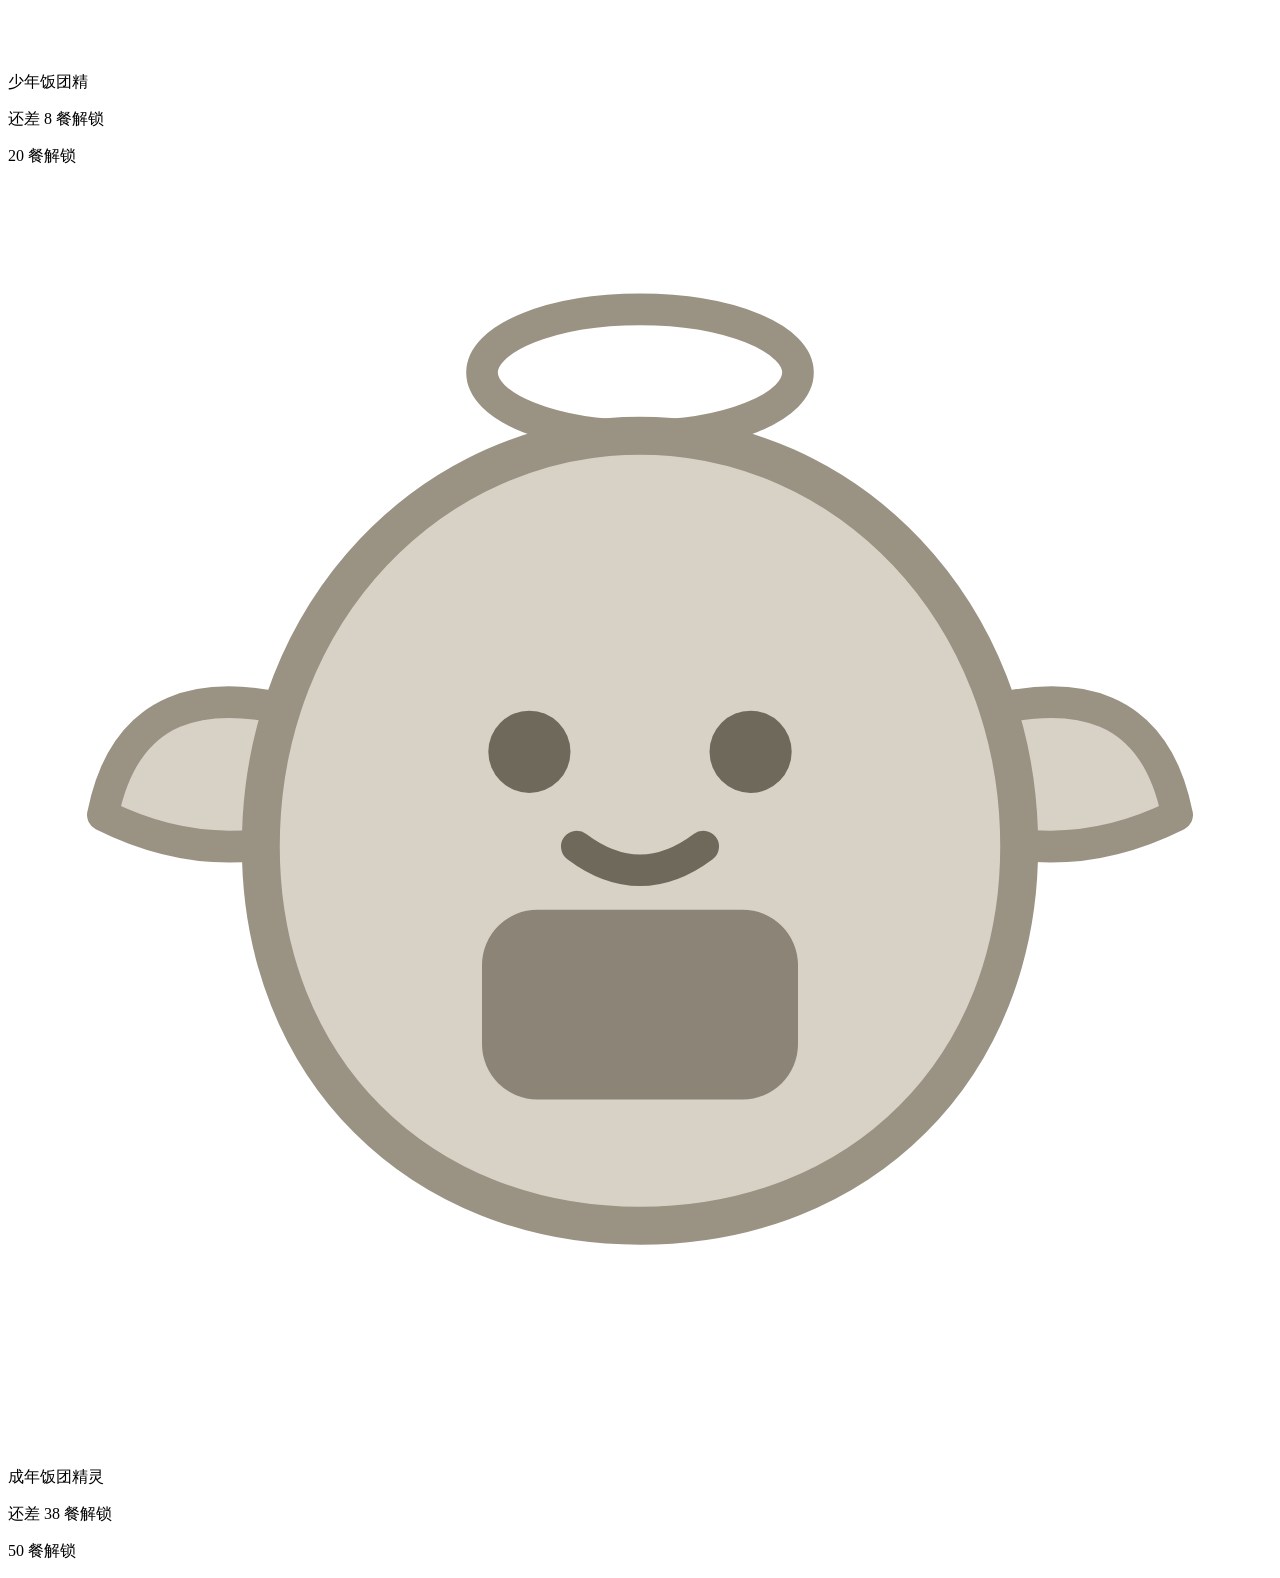
<file: projects/.cozeproj/prototype/web/stats.html>
<!DOCTYPE html>
<html lang="zh-CN">

<head>
  <meta charset="utf-8" />
  <meta name="viewport" content="width=device-width, initial-scale=1.0" />

  <!-- 字体：标题用圆润展示体 ZCOOL KuaiLe，正文用 Noto Sans SC（CN 代理） -->
  <link href="https://lf-code-agent.coze.cn/obj/x-ai-cn/fonts/google/google-all-fonts.css" rel="stylesheet" />

  <script src="https://lf-code-agent.coze.cn/obj/x-ai-cn/cdn/jquery/jquery-3.7.1.min.js"></script>
  <script src="https://lf-code-agent.coze.cn/obj/x-ai-cn/cdn/lucide/lucide-1.11.0.min.js"></script>
  <script src="https://lf-code-agent.coze.cn/obj/x-ai-cn/cdn/tailwindcss/tailwindcss-browser-4.2.4.min.js"></script>

  <style type="text/tailwindcss">
    @theme {
      /* === 品牌色：柔和抹茶绿 === */
      --color-primary:              #6E9B77;
      --color-primary-container:    #DCE9DA;
      --color-on-primary:           #FFFFFF;
      /* 点缀色：暖琥珀（蜜豆/鲑鱼）与 樱粉（装饰） */
      --color-accent:               #E5964E;
      --color-accent-container:     #F8E6D0;
      --color-sakura:               #F2BFB8;
      /* === 背景 / 表面：暖米纸色系（surface 保持暖中性） === */
      --color-background:                 #FAF4E8;
      --color-surface-container-lowest:   #FFFFFF;
      --color-surface:                    #FFFDF8;
      --color-surface-container:          #F4ECDC;
      --color-surface-container-high:     #EFE4D1;
      --color-surface-container-highest:  #E8DAC3;
      /* === 文字：暖棕（不用纯黑，更柔和） === */
      --color-on-surface:           #4A4038;
      --color-on-surface-variant:   #8C8070;
      /* === 功能色 === */
      --color-success:  #7BAE7F;
      --color-error:    #DE7668;
      --color-warning:  #E5A35B;
      /* === 边框：暖米 ghost border === */
      --color-outline:          #D9CDB6;
      --color-outline-variant:  #E8DECB;
      /* === 圆角：圆润可爱 === */
      --radius-sm:   0.5rem;
      --radius-md:   0.75rem;
      --radius-lg:   1rem;
      --radius-xl:   1.375rem;
      --radius-2xl:  1.75rem;
      --radius-full: 9999px;
      /* === 阴影：暖调柔影 === */
      --shadow-card:   0 3px 12px rgba(122, 98, 70, 0.10);
      --shadow-float:  0 14px 30px rgba(122, 98, 70, 0.15);
      --shadow-dialog: 0 26px 52px rgba(122, 98, 70, 0.20);
      /* === 字体 === */
      --font-sans:     "Noto Sans SC", system-ui, -apple-system, sans-serif;
      --font-display:  "ZCOOL KuaiLe", "Noto Sans SC", system-ui, sans-serif;
    }
  </style>

  <!-- 图片兜底 -->
  <script>
    document.addEventListener('error', function (e) {
      const img = e.target;
      if (img.tagName !== 'IMG' || img.dataset.fallback) return;
      img.dataset.fallback = '1';
      const esc = s => s.replace(/&/g, '&amp;').replace(/</g, '&lt;').replace(/>/g, '&gt;');
      const cat = img.getAttribute('data-category') || '其他';
      const alt = img.getAttribute('alt') || '';
      const label = esc(alt.length > 8 ? alt.slice(0, 8) + '…' : alt);
      const icons = { '人物': '👤', '自然风景': '🏞', '动物': '🐾', '建筑城市': '🏙', '运动体育': '⚽', '交通工具': '🚗', '食物': '🍽', '服饰时尚': '👗', '商业科技': '💼', '游戏娱乐': '🎮', '艺术': '🎨', '其他': '🖼' };
      const icon = icons[cat] || '🖼';
      const w = img.width || 400, h = img.height || 300;
      const svg = `<svg xmlns="http://www.w3.org/2000/svg" width="${w}" height="${h}"><rect width="100%" height="100%" fill="%23f3f4f6"/><text x="50%" y="45%" text-anchor="middle" font-size="${Math.min(w, h) * 0.18}" dominant-baseline="central">${icon}</text><text x="50%" y="68%" text-anchor="middle" font-size="${Math.min(w, h) * 0.07}" fill="%239ca3af" font-family="system-ui,sans-serif" dominant-baseline="central">${label}</text></svg>`;
      img.src = 'data:image/svg+xml,' + svg;
    }, true);
  </script>
</head>

<body class="bg-background text-on-surface font-sans min-h-screen">

  <!-- @nav:start 导航组件（顶部导航，四个一级页面；子 Agent 按当前页设置激活态 aria-current="page"） -->
  <header class="bg-surface/85 backdrop-blur sticky top-0 z-40 border-b border-outline-variant/30">
    <div class="max-w-4xl mx-auto h-16 px-4 flex items-center justify-between">
      <a href="home.html" class="flex items-center gap-2 shrink-0">
        <!-- 手绘饭团小精灵 Logo -->
        <svg class="w-8 h-8" viewBox="0 0 32 32" fill="none" xmlns="http://www.w3.org/2000/svg" aria-hidden="true">
          <path d="M16 4c1.2 0 2.3.6 2.9 1.6l9 15.2c1 1.7-.2 3.8-2.2 3.8H6.3c-2 0-3.2-2.1-2.2-3.8l9-15.2A3.4 3.4 0 0 1 16 4Z" fill="#FFFFFF" stroke="#6E9B77" stroke-width="1.6" stroke-linejoin="round"/>
          <rect x="11.5" y="19.5" width="9" height="6.3" rx="1.6" fill="#47644F"/>
          <circle cx="12.9" cy="14.6" r="1.15" fill="#4A4038"/>
          <circle cx="19.1" cy="14.6" r="1.15" fill="#4A4038"/>
          <path d="M14.6 17.2q1.4 1.1 2.8 0" stroke="#C9786A" stroke-width="1.1" stroke-linecap="round" fill="none"/>
        </svg>
        <span class="font-display text-2xl text-primary tracking-wide">饭团小窝</span>
      </a>
      <nav class="flex items-center gap-1">
        <a href="home.html" class="flex items-center gap-1.5 px-3 py-2 rounded-full text-sm font-medium text-on-surface-variant hover:text-primary hover:bg-primary-container/50 transition-colors">
          <i data-lucide="home" class="w-4 h-4"></i>首页
        </a>
        <a href="stats.html" aria-current="page" class="flex items-center gap-1.5 px-3 py-2 rounded-full text-sm font-medium text-primary bg-primary-container/60 transition-colors">
          <i data-lucide="trending-up" class="w-4 h-4"></i>成长
        </a>
        <a href="diary.html" class="flex items-center gap-1.5 px-3 py-2 rounded-full text-sm font-medium text-on-surface-variant hover:text-primary hover:bg-primary-container/50 transition-colors">
          <i data-lucide="book-open" class="w-4 h-4"></i>日记
        </a>
        <a href="chat.html" class="flex items-center gap-1.5 px-3 py-2 rounded-full text-sm font-medium text-on-surface-variant hover:text-primary hover:bg-primary-container/50 transition-colors">
          <i data-lucide="message-circle" class="w-4 h-4"></i>陪伴
        </a>
      </nav>
    </div>
  </header>
  <!-- @nav:end 导航组件 -->

  <!-- @main-content:start -->
  <main class="max-w-4xl mx-auto px-4 py-8">

    <!-- 页面标题 -->
    <section id="stats-header" class="mb-8">
      <h1 class="font-display text-2xl text-on-surface tracking-wide">团子的成长</h1>
      <p class="text-sm text-on-surface-variant mt-1">你按时吃下的每一餐，都在陪着团子一点点长大。</p>
    </section>

    <!-- 三个统计卡片 -->
    <section id="stats-cards" class="grid grid-cols-1 sm:grid-cols-3 gap-4 mb-8">

      <!-- 统计卡片-连续按时吃饭 -->
      <div id="stat-streak" class="bg-surface rounded-xl shadow-card p-5">
        <div class="flex items-center gap-2 mb-3">
          <span class="w-9 h-9 rounded-full bg-accent-container flex items-center justify-center">
            <i data-lucide="flame" class="w-4.5 h-4.5 text-accent"></i>
          </span>
          <span class="text-sm text-on-surface-variant">连续按时吃饭</span>
        </div>
        <div class="flex items-baseline gap-1">
          <span class="font-display text-3xl text-accent leading-none">12</span>
          <span class="text-sm text-on-surface-variant">天</span>
        </div>
        <p class="text-xs text-on-surface-variant mt-2">继续保持，团子为你骄傲</p>
      </div>

      <!-- 统计卡片-累计餐数 -->
      <div id="stat-meals" class="bg-surface rounded-xl shadow-card p-5">
        <div class="flex items-center gap-2 mb-3">
          <span class="w-9 h-9 rounded-full bg-primary-container/60 flex items-center justify-center">
            <i data-lucide="utensils" class="w-4.5 h-4.5 text-primary"></i>
          </span>
          <span class="text-sm text-on-surface-variant">累计餐数</span>
        </div>
        <div class="flex items-baseline gap-1">
          <span class="font-display text-3xl text-primary leading-none">47</span>
          <span class="text-sm text-on-surface-variant">餐</span>
        </div>
        <p class="text-xs text-on-surface-variant mt-2">一起好好吃了 47 顿饭</p>
      </div>

      <!-- 统计卡片-当前体重 -->
      <div id="stat-weight" class="bg-surface rounded-xl shadow-card p-5">
        <div class="flex items-center gap-2 mb-3">
          <span class="w-9 h-9 rounded-full bg-success/15 flex items-center justify-center">
            <i data-lucide="scale" class="w-4.5 h-4.5 text-success"></i>
          </span>
          <span class="text-sm text-on-surface-variant">当前体重</span>
        </div>
        <div class="flex items-baseline gap-1">
          <span class="font-display text-3xl text-success leading-none">1.2</span>
          <span class="text-sm text-on-surface-variant">kg</span>
        </div>
        <p class="text-xs text-on-surface-variant mt-2">健康范围内，圆滚滚</p>
      </div>
    </section>

    <!-- 体重曲线卡 -->
    <section id="weight-chart-card" class="bg-surface rounded-xl shadow-card p-5 mb-8">
      <div class="flex items-center justify-between mb-4">
        <h2 class="text-base font-semibold text-on-surface">体重变化（近 7 天）</h2>
        <span class="inline-flex items-center gap-1 text-xs text-on-surface-variant">
          <span class="w-2.5 h-2.5 rounded-full bg-primary"></span>单位 kg
        </span>
      </div>

      <!-- 内嵌 SVG 手绘风折线/面积图：数据点周一~周日硬编码，约 1.02 ~ 1.22 kg 温和波动 -->
      <svg id="weight-chart" viewBox="0 0 640 240" class="w-full h-auto" fill="none" xmlns="http://www.w3.org/2000/svg" role="img" aria-label="近 7 天体重折线图">
        <!-- 水平参考虚线（ghost） -->
        <line x1="48" y1="40"  x2="612" y2="40"  stroke="#E8DECB" stroke-width="1.5" stroke-dasharray="4 6" stroke-linecap="round"/>
        <line x1="48" y1="100" x2="612" y2="100" stroke="#E8DECB" stroke-width="1.5" stroke-dasharray="4 6" stroke-linecap="round"/>
        <line x1="48" y1="160" x2="612" y2="160" stroke="#E8DECB" stroke-width="1.5" stroke-dasharray="4 6" stroke-linecap="round"/>
        <!-- Y 轴刻度文字 -->
        <text x="40" y="44"  text-anchor="end" font-size="11" fill="#8C8070">1.25</text>
        <text x="40" y="104" text-anchor="end" font-size="11" fill="#8C8070">1.10</text>
        <text x="40" y="164" text-anchor="end" font-size="11" fill="#8C8070">0.95</text>

        <!-- 淡抹茶面积填充（手绘温和起伏） -->
        <path d="M92 136 C130 132 150 120 180 116 C220 110 240 122 268 112 C306 100 328 92 356 84 C394 74 416 88 444 80 C482 70 504 56 532 60 C560 63 580 72 600 68 L600 190 L92 190 Z"
              fill="#6E9B77" fill-opacity="0.10"/>
        <!-- 抹茶绿折线 -->
        <path d="M92 136 C130 132 150 120 180 116 C220 110 240 122 268 112 C306 100 328 92 356 84 C394 74 416 88 444 80 C482 70 504 56 532 60 C560 63 580 72 600 68"
              stroke="#6E9B77" stroke-width="3" stroke-linecap="round" stroke-linejoin="round"/>

        <!-- 数据点-周一 1.02 -->
        <circle cx="92"  cy="136" r="5" fill="#FFFDF8" stroke="#6E9B77" stroke-width="3"/>
        <!-- 数据点-周二 1.07 -->
        <circle cx="180" cy="116" r="5" fill="#FFFDF8" stroke="#6E9B77" stroke-width="3"/>
        <!-- 数据点-周三 1.08 -->
        <circle cx="268" cy="112" r="5" fill="#FFFDF8" stroke="#6E9B77" stroke-width="3"/>
        <!-- 数据点-周四 1.15 -->
        <circle cx="356" cy="84"  r="5" fill="#FFFDF8" stroke="#6E9B77" stroke-width="3"/>
        <!-- 数据点-周五 1.16 -->
        <circle cx="444" cy="80"  r="5" fill="#FFFDF8" stroke="#6E9B77" stroke-width="3"/>
        <!-- 数据点-周六 1.22 -->
        <circle cx="532" cy="60"  r="5" fill="#FFFDF8" stroke="#6E9B77" stroke-width="3"/>
        <!-- 数据点-周日 1.20 -->
        <circle cx="600" cy="68"  r="5" fill="#FFFDF8" stroke="#6E9B77" stroke-width="3"/>

        <!-- 最新点数值标注 -->
        <text x="600" y="48" text-anchor="middle" font-size="12" font-weight="600" fill="#6E9B77">1.20</text>

        <!-- X 轴标签 -->
        <text x="92"  y="212" text-anchor="middle" font-size="12" fill="#8C8070">周一</text>
        <text x="180" y="212" text-anchor="middle" font-size="12" fill="#8C8070">周二</text>
        <text x="268" y="212" text-anchor="middle" font-size="12" fill="#8C8070">周三</text>
        <text x="356" y="212" text-anchor="middle" font-size="12" fill="#8C8070">周四</text>
        <text x="444" y="212" text-anchor="middle" font-size="12" fill="#8C8070">周五</text>
        <text x="532" y="212" text-anchor="middle" font-size="12" fill="#8C8070">周六</text>
        <text x="600" y="212" text-anchor="middle" font-size="12" fill="#8C8070">周日</text>
      </svg>
    </section>

    <!-- 当前阶段进度小提示 -->
    <section id="stage-progress" class="bg-primary-container/40 rounded-xl px-5 py-4 mb-8 flex items-start gap-3">
      <span class="w-8 h-8 shrink-0 rounded-full bg-primary-container flex items-center justify-center">
        <i data-lucide="sparkles" class="w-4 h-4 text-primary"></i>
      </span>
      <div class="flex-1">
        <p class="text-sm font-medium text-on-surface">团子现在是「幼年小饭团」</p>
        <p class="text-xs text-on-surface-variant mt-0.5">距离进化成「少年饭团精」还差 <span class="text-accent font-semibold">8 餐</span>，好好吃饭就能快快长大～</p>
        <div class="mt-2 h-2 w-full rounded-full bg-surface-container-high overflow-hidden">
          <div class="h-full rounded-full bg-primary" style="width:64%"></div>
        </div>
      </div>
    </section>

    <!-- 进化图鉴卡 -->
    <section id="evolution-card" class="bg-surface rounded-xl shadow-card p-5">
      <div class="flex items-center justify-between mb-5">
        <h2 class="text-base font-semibold text-on-surface">进化图鉴</h2>
        <span class="text-xs text-on-surface-variant">已解锁 2 / 4</span>
      </div>

      <div id="evolution-grid" class="grid grid-cols-2 sm:grid-cols-4 gap-4">

        <!-- 图鉴-阶段0 饭团蛋（已解锁，彩色） -->
        <div id="stage-0" class="evolution-stage bg-surface-container/60 rounded-lg p-4 text-center cursor-pointer hover:bg-surface-container transition-colors" data-stage="0" data-unlocked="true">
          <div class="h-24 flex items-center justify-center mb-2">
            <!-- 手绘饭团蛋：圆润米白蛋形 + 海苔腰带 + 小斑点 -->
            <svg class="w-20 h-20" viewBox="0 0 80 80" fill="none" xmlns="http://www.w3.org/2000/svg" aria-hidden="true">
              <path d="M40 8c12 0 22 14 22 32 0 17-10 30-22 30S18 57 18 40C18 22 28 8 40 8Z" fill="#FFFDF8" stroke="#6E9B77" stroke-width="2.4" stroke-linejoin="round"/>
              <path d="M20 44q20 7 40 0" stroke="#47644F" stroke-width="9" stroke-linecap="round"/>
              <circle cx="32" cy="30" r="2.4" fill="#E5964E"/>
              <circle cx="48" cy="34" r="2" fill="#F2BFB8"/>
              <path d="M36 60q4 3 8 0" stroke="#C9786A" stroke-width="2" stroke-linecap="round"/>
            </svg>
          </div>
          <p class="text-sm font-semibold text-on-surface">饭团蛋</p>
          <p class="text-xs text-on-surface-variant mt-0.5">初生 · 1 餐解锁</p>
          <span class="inline-flex items-center gap-1 mt-2 px-2 py-0.5 rounded-sm text-xs font-medium bg-success/15 text-success">
            <i data-lucide="check" class="w-3 h-3"></i>已解锁
          </span>
        </div>

        <!-- 图鉴-阶段1 幼年小饭团（已解锁，彩色） -->
        <div id="stage-1" class="evolution-stage bg-surface-container/60 rounded-lg p-4 text-center cursor-pointer hover:bg-surface-container transition-colors" data-stage="1" data-unlocked="true">
          <div class="h-24 flex items-center justify-center mb-2">
            <!-- 手绘幼年小饭团：三角饭团 + 海苔 + 眼睛笑脸 -->
            <svg class="w-20 h-20" viewBox="0 0 80 80" fill="none" xmlns="http://www.w3.org/2000/svg" aria-hidden="true">
              <path d="M40 10c2.4 0 4.6 1.2 5.8 3.2L66 50c2 3.4-.4 7.6-4.4 7.6H18.4c-4 0-6.4-4.2-4.4-7.6L34.2 13.2A6.8 6.8 0 0 1 40 10Z" fill="#FFFFFF" stroke="#6E9B77" stroke-width="2.4" stroke-linejoin="round"/>
              <rect x="30" y="46" width="20" height="14" rx="3.5" fill="#47644F"/>
              <circle cx="33" cy="34" r="2.6" fill="#4A4038"/>
              <circle cx="47" cy="34" r="2.6" fill="#4A4038"/>
              <circle cx="34" cy="33" r="0.9" fill="#FFFFFF"/>
              <circle cx="48" cy="33" r="0.9" fill="#FFFFFF"/>
              <path d="M36 40q4 3.4 8 0" stroke="#C9786A" stroke-width="2" stroke-linecap="round"/>
              <circle cx="28" cy="40" r="2" fill="#F2BFB8" fill-opacity="0.8"/>
              <circle cx="52" cy="40" r="2" fill="#F2BFB8" fill-opacity="0.8"/>
            </svg>
          </div>
          <p class="text-sm font-semibold text-on-surface">幼年小饭团</p>
          <p class="text-xs text-on-surface-variant mt-0.5">5 餐解锁 · 当前</p>
          <span class="inline-flex items-center gap-1 mt-2 px-2 py-0.5 rounded-sm text-xs font-medium bg-primary-container/70 text-primary">
            <i data-lucide="map-pin" class="w-3 h-3"></i>当前阶段
          </span>
        </div>

        <!-- 图鉴-阶段2 少年饭团精（未解锁，灰调剪影 + 锁） -->
        <div id="stage-2" class="evolution-stage bg-surface-container/40 rounded-lg p-4 text-center cursor-pointer hover:bg-surface-container/70 transition-colors" data-stage="2" data-unlocked="false">
          <div class="h-24 flex items-center justify-center mb-2 relative opacity-45 grayscale">
            <!-- 少年饭团精：更高的三角饭团精，带小叶子/手，灰调剪影 -->
            <svg class="w-20 h-20" viewBox="0 0 80 80" fill="none" xmlns="http://www.w3.org/2000/svg" aria-hidden="true">
              <path d="M40 8c2.6 0 5 1.4 6.2 3.6L66 46c2.2 3.8-.4 8.4-4.8 8.4H18.8c-4.4 0-7-4.6-4.8-8.4L33.8 11.6A7.4 7.4 0 0 1 40 8Z" fill="#D8D2C6" stroke="#9A9384" stroke-width="2.4" stroke-linejoin="round"/>
              <path d="M40 8l3-8 5 6Z" fill="#9A9384"/>
              <rect x="30" y="42" width="20" height="13" rx="3.5" fill="#8C8577"/>
              <circle cx="33" cy="30" r="2.6" fill="#6F695C"/>
              <circle cx="47" cy="30" r="2.6" fill="#6F695C"/>
              <path d="M36 36q4 3 8 0" stroke="#6F695C" stroke-width="2" stroke-linecap="round"/>
              <path d="M18 40q-6 2-8 8M62 40q6 2 8 8" stroke="#9A9384" stroke-width="2.4" stroke-linecap="round"/>
            </svg>
          </div>
          <div class="flex items-center justify-center -mt-2 mb-1">
            <span class="w-7 h-7 rounded-full bg-surface shadow-card flex items-center justify-center">
              <i data-lucide="lock" class="w-3.5 h-3.5 text-on-surface-variant"></i>
            </span>
          </div>
          <p class="text-sm font-semibold text-on-surface-variant">少年饭团精</p>
          <p class="text-xs text-accent mt-0.5 font-medium">还差 8 餐解锁</p>
          <p class="text-xs text-on-surface-variant/70 mt-0.5">20 餐解锁</p>
        </div>

        <!-- 图鉴-阶段3 成年饭团精灵（未解锁，灰调剪影 + 锁） -->
        <div id="stage-3" class="evolution-stage bg-surface-container/40 rounded-lg p-4 text-center cursor-pointer hover:bg-surface-container/70 transition-colors" data-stage="3" data-unlocked="false">
          <div class="h-24 flex items-center justify-center mb-2 relative opacity-45 grayscale">
            <!-- 成年饭团精灵：圆润大饭团精灵 + 光环/小翅膀轮廓，灰调剪影 -->
            <svg class="w-20 h-20" viewBox="0 0 80 80" fill="none" xmlns="http://www.w3.org/2000/svg" aria-hidden="true">
              <ellipse cx="40" cy="12" rx="10" ry="4" fill="none" stroke="#9A9384" stroke-width="2"/>
              <path d="M20 34q-12 -4-14 6 8 4 16 0Z" fill="#D8D2C6" stroke="#9A9384" stroke-width="2" stroke-linejoin="round"/>
              <path d="M60 34q12 -4 14 6-8 4-16 0Z" fill="#D8D2C6" stroke="#9A9384" stroke-width="2" stroke-linejoin="round"/>
              <path d="M40 16c13 0 24 11 24 26 0 14-10 24-24 24S16 56 16 42C16 27 27 16 40 16Z" fill="#D8D2C6" stroke="#9A9384" stroke-width="2.4" stroke-linejoin="round"/>
              <rect x="30" y="46" width="20" height="12" rx="3.5" fill="#8C8577"/>
              <circle cx="33" cy="36" r="2.6" fill="#6F695C"/>
              <circle cx="47" cy="36" r="2.6" fill="#6F695C"/>
              <path d="M36 42q4 3 8 0" stroke="#6F695C" stroke-width="2" stroke-linecap="round"/>
            </svg>
          </div>
          <div class="flex items-center justify-center -mt-2 mb-1">
            <span class="w-7 h-7 rounded-full bg-surface shadow-card flex items-center justify-center">
              <i data-lucide="lock" class="w-3.5 h-3.5 text-on-surface-variant"></i>
            </span>
          </div>
          <p class="text-sm font-semibold text-on-surface-variant">成年饭团精灵</p>
          <p class="text-xs text-accent mt-0.5 font-medium">还差 38 餐解锁</p>
          <p class="text-xs text-on-surface-variant/70 mt-0.5">50 餐解锁</p>
        </div>

      </div>
    </section>

  </main>
  <!-- @main-content:end -->

  <script>
    $(function () {
      // 图鉴阶段卡 悬停/点击交互入口
      // 后续完整行为：
      // 1. 已解锁卡（data-unlocked="true"）悬停时轻微放大立绘、显示该阶段名称与达成餐数的 tooltip；
      //    点击可弹出详情小卡，展示该阶段立绘大图、阶段名、解锁餐数、解锁日期、一句团子该阶段的心情文案。
      // 2. 未解锁卡（data-unlocked="false"）点击时弹出鼓励提示"还差 N 餐解锁"，
      //    并提供「去喂饭」按钮跳转 home.html；不做任何数值修改。
      // 3. tooltip / 弹层数据均来自各卡 data-stage 与硬编码文案，无需异步请求。
      $('#evolution-grid').on('click', '.evolution-stage', function () {
        const stage = $(this).data('stage');
        const unlocked = $(this).data('unlocked');
        console.log('查看进化阶段:', stage, '已解锁:', unlocked);
      });

      // 体重图数据点悬停交互入口
      // 后续完整行为：鼠标悬停某个数据点 circle 时，放大该点并在其上方显示
      // 「周X · 体重 X.XX kg」的小浮层；移开后恢复。数值与 X 轴标签均为硬编码。
      $('#weight-chart').on('mouseenter', 'circle', function () {
        console.log('查看体重点:', $(this).attr('cx'), $(this).attr('cy'));
      });
    });

    lucide.createIcons();
  </script>
</body>

</html>
</file>
